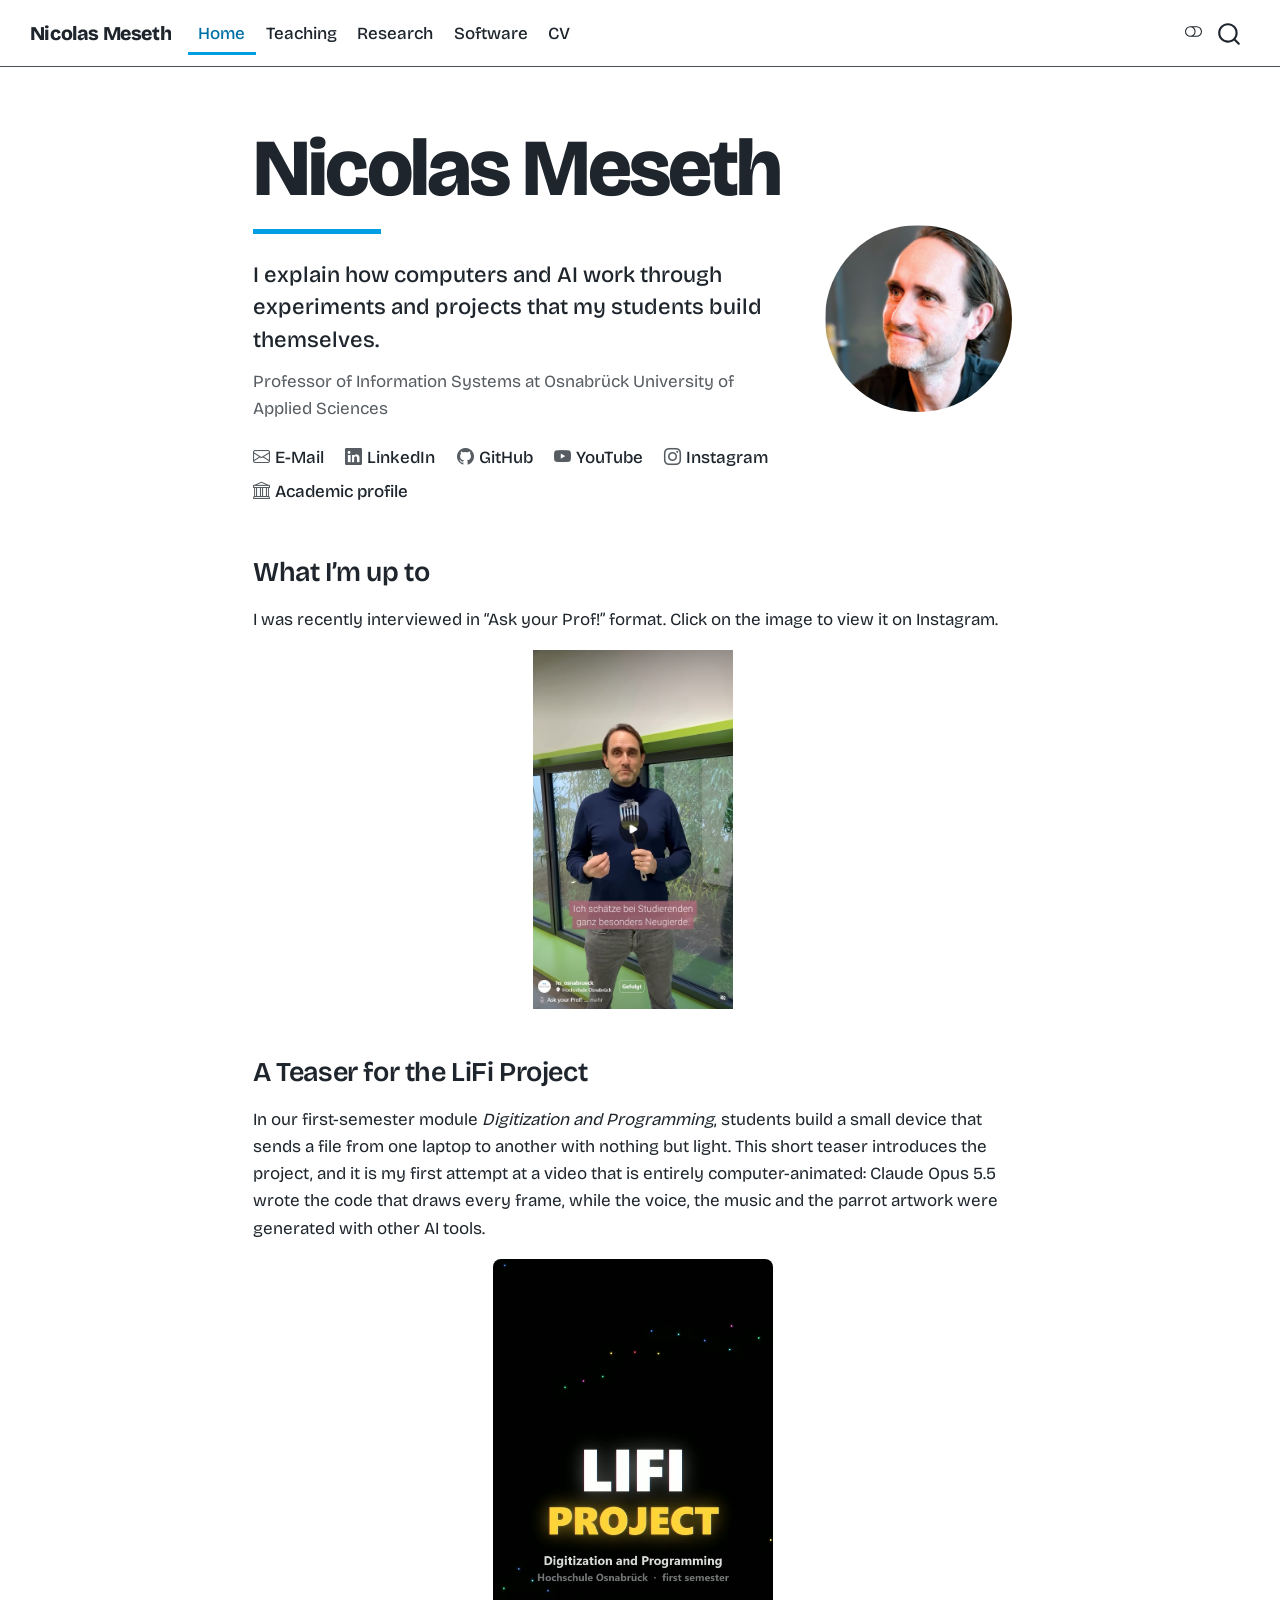
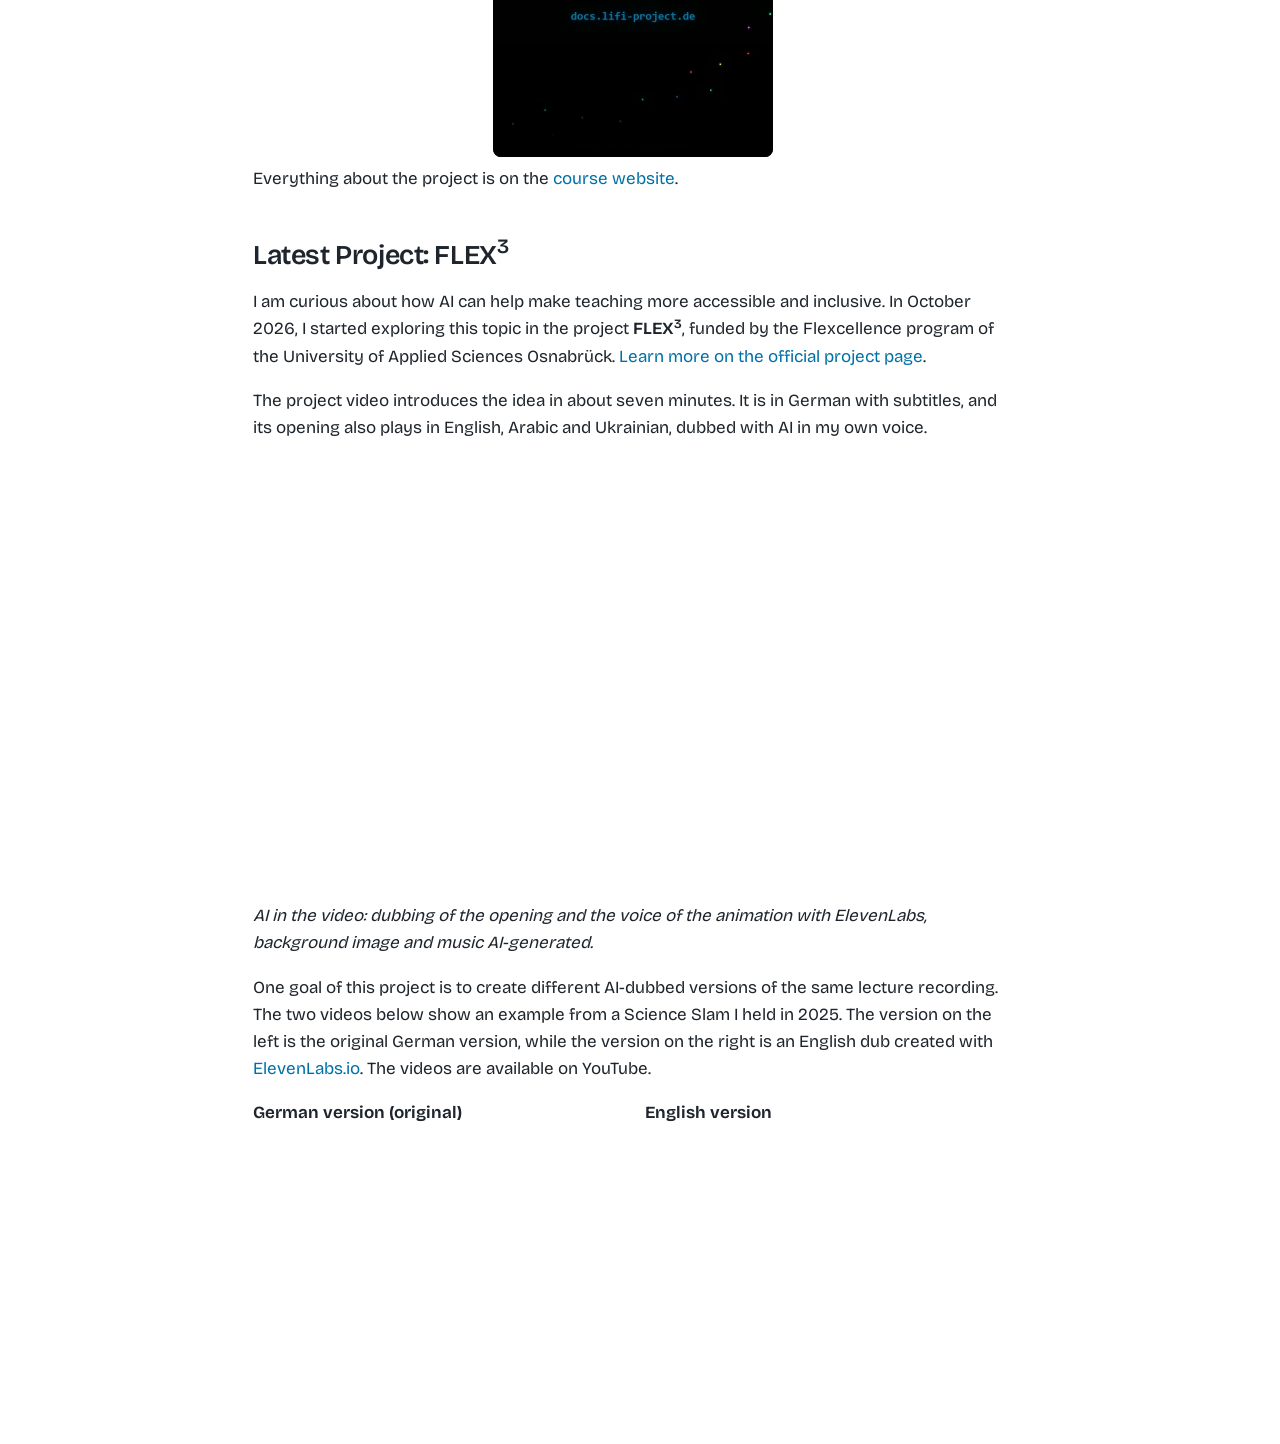
<file: index.html>
<!DOCTYPE html>
<html xmlns="http://www.w3.org/1999/xhtml" lang="en" xml:lang="en"><head>

<meta charset="utf-8">
<meta name="generator" content="quarto-1.10.3">

<meta name="viewport" content="width=device-width, initial-scale=1.0, user-scalable=yes">

<meta name="description" content="Professor of Information Systems at Osnabrück University of Applied Sciences. Computer science and AI, explained through experiments and projects.">

<title>Prof.&nbsp;Dr.&nbsp;Nicolas Meseth</title>
<style>
/* Default styles provided by pandoc.
** See https://pandoc.org/MANUAL.html#variables-for-html for config info.
*/
code{white-space: pre-wrap;}
span.smallcaps{font-variant: small-caps;}
div.columns{display: flex; gap: min(4vw, 1.5em);}
div.column{flex: auto; overflow-x: auto;}
div.hanging-indent{margin-left: 1.5em; text-indent: -1.5em;}
ul.task-list{list-style: none;}
ul.task-list li input[type="checkbox"] {
  width: 0.8em;
  margin: 0 0.8em 0.2em -1em; /* quarto-specific, see https://github.com/quarto-dev/quarto-cli/issues/4556 */ 
  vertical-align: middle;
}
</style>


<script src="site_libs/quarto-nav/quarto-nav.js"></script>
<script src="site_libs/quarto-nav/headroom.min.js"></script>
<script src="site_libs/clipboard/clipboard.min.js"></script>
<script src="site_libs/quarto-search/autocomplete.umd.js"></script>
<script src="site_libs/quarto-search/fuse.min.js"></script>
<script src="site_libs/quarto-search/quarto-search.js"></script>
<meta name="quarto:offset" content="./">
<link href="./images/favicon.svg" rel="icon" type="image/svg+xml">
<script src="site_libs/quarto-html/quarto.js" type="module"></script>
<script src="site_libs/quarto-html/tabsets/tabsets.js" type="module"></script>
<script src="site_libs/quarto-html/popper.min.js"></script>
<script src="site_libs/quarto-html/tippy.umd.min.js"></script>
<script src="site_libs/quarto-html/anchor.min.js"></script>
<link href="site_libs/quarto-html/tippy.css" rel="stylesheet">
<link href="site_libs/quarto-html/quarto-syntax-highlighting-e44360b8a8db1e130c7792fece1c8032.css" rel="stylesheet" class="quarto-color-scheme" id="quarto-text-highlighting-styles">
<link href="site_libs/quarto-html/quarto-syntax-highlighting-dark-fedc0afa5eed45b88079642ee2c6e752.css" rel="stylesheet" class="quarto-color-scheme quarto-color-alternate" id="quarto-text-highlighting-styles">
<link href="site_libs/quarto-html/quarto-syntax-highlighting-e44360b8a8db1e130c7792fece1c8032.css" rel="stylesheet" class="quarto-color-scheme-extra" id="quarto-text-highlighting-styles">
<script src="site_libs/bootstrap/bootstrap.min.js"></script>
<link href="site_libs/bootstrap/bootstrap-icons.css" rel="stylesheet">
<link href="site_libs/bootstrap/bootstrap-a37eeff629b38856c8a3568b7612fd86.min.css" rel="stylesheet" append-hash="true" class="quarto-color-scheme" id="quarto-bootstrap" data-mode="light">
<link href="site_libs/bootstrap/bootstrap-dark-a83165cb9122297776dfddb6156431e9.min.css" rel="stylesheet" append-hash="true" class="quarto-color-scheme quarto-color-alternate" id="quarto-bootstrap" data-mode="dark">
<link href="site_libs/bootstrap/bootstrap-a37eeff629b38856c8a3568b7612fd86.min.css" rel="stylesheet" append-hash="true" class="quarto-color-scheme-extra" id="quarto-bootstrap" data-mode="light">
<script id="quarto-search-options" type="application/json">{
  "location": "navbar",
  "copy-button": false,
  "collapse-after": 3,
  "panel-placement": "end",
  "type": "overlay",
  "limit": 50,
  "keyboard-shortcut": [
    "f",
    "/",
    "s"
  ],
  "show-item-context": false,
  "language": {
    "search-no-results-text": "No results",
    "search-matching-documents-text": "matching documents",
    "search-copy-link-title": "Copy link to search",
    "search-hide-matches-text": "Hide additional matches",
    "search-more-match-text": "more match in this document",
    "search-more-matches-text": "more matches in this document",
    "search-clear-button-title": "Clear",
    "search-text-placeholder": "",
    "search-detached-cancel-button-title": "Cancel",
    "search-submit-button-title": "Submit",
    "search-label": "Search"
  }
}</script>
<script data-goatcounter="https://nmeseth.goatcounter.com/count" async="" src="//gc.zgo.at/count.js"></script>
<link rel="icon" type="image/png" sizes="32x32" href="./images/favicon-32.png">
<link rel="apple-touch-icon" sizes="180x180" href="./images/apple-touch-icon.png">


<link rel="stylesheet" href="styles.css">
</head>

<body class="nav-fixed fullcontent quarto-light"><script id="quarto-html-before-body" type="application/javascript">
    const toggleBodyColorMode = (bsSheetEl) => {
      const mode = bsSheetEl.getAttribute("data-mode");
      const bodyEl = window.document.querySelector("body");
      if (mode === "dark") {
        bodyEl.classList.add("quarto-dark");
        bodyEl.classList.remove("quarto-light");
      } else {
        bodyEl.classList.add("quarto-light");
        bodyEl.classList.remove("quarto-dark");
      }
    }
    const toggleBodyColorPrimary = () => {
      const bsSheetEl = window.document.querySelector("link#quarto-bootstrap:not([rel=disabled-stylesheet])");
      if (bsSheetEl) {
        toggleBodyColorMode(bsSheetEl);
      }
    }
    const setColorSchemeToggle = (alternate) => {
      const toggles = window.document.querySelectorAll('.quarto-color-scheme-toggle');
      for (let i=0; i < toggles.length; i++) {
        const toggle = toggles[i];
        if (toggle) {
          if (alternate) {
            toggle.classList.add("alternate");
          } else {
            toggle.classList.remove("alternate");
          }
        }
      }
    };
    const toggleColorMode = (alternate) => {
      // Switch the stylesheets
      const primaryStylesheets = window.document.querySelectorAll('link.quarto-color-scheme:not(.quarto-color-alternate)');
      const alternateStylesheets = window.document.querySelectorAll('link.quarto-color-scheme.quarto-color-alternate');
      manageTransitions('#quarto-margin-sidebar .nav-link', false);
      if (alternate) {
        // note: dark is layered on light, we don't disable primary!
        enableStylesheet(alternateStylesheets);
        for (const sheetNode of alternateStylesheets) {
          if (sheetNode.id === "quarto-bootstrap") {
            toggleBodyColorMode(sheetNode);
          }
        }
      } else {
        disableStylesheet(alternateStylesheets);
        enableStylesheet(primaryStylesheets)
        toggleBodyColorPrimary();
      }
      manageTransitions('#quarto-margin-sidebar .nav-link', true);
      // Switch the toggles
      setColorSchemeToggle(alternate)
      // Hack to workaround the fact that safari doesn't
      // properly recolor the scrollbar when toggling (#1455)
      if (navigator.userAgent.indexOf('Safari') > 0 && navigator.userAgent.indexOf('Chrome') == -1) {
        manageTransitions("body", false);
        window.scrollTo(0, 1);
        setTimeout(() => {
          window.scrollTo(0, 0);
          manageTransitions("body", true);
        }, 40);
      }
    }
    const disableStylesheet = (stylesheets) => {
      for (let i=0; i < stylesheets.length; i++) {
        const stylesheet = stylesheets[i];
        stylesheet.rel = 'disabled-stylesheet';
      }
    }
    const enableStylesheet = (stylesheets) => {
      for (let i=0; i < stylesheets.length; i++) {
        const stylesheet = stylesheets[i];
        if(stylesheet.rel !== 'stylesheet') { // for Chrome, which will still FOUC without this check
          stylesheet.rel = 'stylesheet';
        }
      }
    }
    const manageTransitions = (selector, allowTransitions) => {
      const els = window.document.querySelectorAll(selector);
      for (let i=0; i < els.length; i++) {
        const el = els[i];
        if (allowTransitions) {
          el.classList.remove('notransition');
        } else {
          el.classList.add('notransition');
        }
      }
    }
    const isFileUrl = () => {
      return window.location.protocol === 'file:';
    }
    const hasAlternateSentinel = () => {
      let styleSentinel = getColorSchemeSentinel();
      if (styleSentinel !== null) {
        return styleSentinel === "alternate";
      } else {
        return false;
      }
    }
    const setStyleSentinel = (alternate) => {
      const value = alternate ? "alternate" : "default";
      if (!isFileUrl()) {
        window.localStorage.setItem("quarto-color-scheme", value);
      } else {
        localAlternateSentinel = value;
      }
    }
    const getColorSchemeSentinel = () => {
      if (!isFileUrl()) {
        const storageValue = window.localStorage.getItem("quarto-color-scheme");
        return storageValue != null ? storageValue : localAlternateSentinel;
      } else {
        return localAlternateSentinel;
      }
    }
    const toggleGiscusIfUsed = (isAlternate, darkModeDefault) => {
      const baseTheme = document.querySelector('#giscus-base-theme')?.value ?? 'light';
      const alternateTheme = document.querySelector('#giscus-alt-theme')?.value ?? 'dark';
      let newTheme = '';
      if(authorPrefersDark) {
        newTheme = isAlternate ? baseTheme : alternateTheme;
      } else {
        newTheme = isAlternate ? alternateTheme : baseTheme;
      }
      const changeGiscusTheme = () => {
        // From: https://github.com/giscus/giscus/issues/336
        const sendMessage = (message) => {
          const iframe = document.querySelector('iframe.giscus-frame');
          if (!iframe) return;
          iframe.contentWindow.postMessage({ giscus: message }, 'https://giscus.app');
        }
        sendMessage({
          setConfig: {
            theme: newTheme
          }
        });
      }
      const isGiscussLoaded = window.document.querySelector('iframe.giscus-frame') !== null;
      if (isGiscussLoaded) {
        changeGiscusTheme();
      }
    };
    const authorPrefersDark = false;
    const queryPrefersDark = window.matchMedia('(prefers-color-scheme: dark)');
    const darkModeDefault = queryPrefersDark.matches;
      document.querySelector('link#quarto-text-highlighting-styles.quarto-color-scheme-extra').rel = 'disabled-stylesheet';
      document.querySelector('link#quarto-bootstrap.quarto-color-scheme-extra').rel = 'disabled-stylesheet';
    let localAlternateSentinel = darkModeDefault ? 'alternate' : 'default';
    // Dark / light mode switch
    window.quartoToggleColorScheme = () => {
      // Read the current dark / light value
      let toAlternate = !hasAlternateSentinel();
      toggleColorMode(toAlternate);
      setStyleSentinel(toAlternate);
      toggleGiscusIfUsed(toAlternate, darkModeDefault);
      window.dispatchEvent(new Event('resize'));
    };
    queryPrefersDark.addEventListener("change", e => {
      if(window.localStorage.getItem("quarto-color-scheme") !== null)
        return;
      const alternate = e.matches
      toggleColorMode(alternate);
      localAlternateSentinel = e.matches ? 'alternate' : 'default'; // this is used alongside local storage!
      toggleGiscusIfUsed(alternate, darkModeDefault);
    });
    // Switch to dark mode if need be
    if (hasAlternateSentinel()) {
      toggleColorMode(true);
    } else {
      toggleColorMode(false);
    }
  </script>

<div id="quarto-search-results"></div>
  <header id="quarto-header" class="headroom fixed-top">
    <nav class="navbar navbar-expand-lg " data-bs-theme="dark">
      <div class="navbar-container container-fluid">
      <div class="navbar-brand-container mx-auto">
    <a class="navbar-brand" href="./index.html">
    <span class="navbar-title">Nicolas Meseth</span>
    </a>
  </div>
            <div id="quarto-search" class="" title="Search"></div>
          <button class="navbar-toggler" type="button" data-bs-toggle="collapse" data-bs-target="#navbarCollapse" aria-controls="navbarCollapse" role="menu" aria-expanded="false" aria-label="Toggle navigation" onclick="if (window.quartoToggleHeadroom) { window.quartoToggleHeadroom(); }">
  <span class="navbar-toggler-icon"></span>
</button>
          <div class="collapse navbar-collapse" id="navbarCollapse">
            <ul class="navbar-nav navbar-nav-scroll me-auto">
  <li class="nav-item">
    <a class="nav-link active" href="./index.html" aria-current="page"> 
<span class="menu-text">Home</span></a>
  </li>  
  <li class="nav-item">
    <a class="nav-link" href="./teaching.html"> 
<span class="menu-text">Teaching</span></a>
  </li>  
  <li class="nav-item">
    <a class="nav-link" href="./research.html"> 
<span class="menu-text">Research</span></a>
  </li>  
  <li class="nav-item">
    <a class="nav-link" href="./software.html"> 
<span class="menu-text">Software</span></a>
  </li>  
  <li class="nav-item">
    <a class="nav-link" href="./cv.html"> 
<span class="menu-text">CV</span></a>
  </li>  
</ul>
          </div> <!-- /navcollapse -->
            <div class="quarto-navbar-tools">
  <a href="" class="quarto-color-scheme-toggle quarto-navigation-tool  px-1" onclick="window.quartoToggleColorScheme(); return false;" title="Toggle dark mode"><i class="bi"></i></a>
</div>
      </div> <!-- /container-fluid -->
    </nav>
</header>
<!-- content -->
<div id="quarto-content" class="quarto-container page-columns page-rows-contents page-layout-article page-navbar">
<!-- sidebar -->
<!-- margin-sidebar -->
    
<!-- main -->
<main class="content" id="quarto-document-content"><header id="title-block-header" class="quarto-title-block"></header>





<header class="hero">
  <div>
    <!-- No <h1> here: Quarto would move the first h1 into its title block. -->
    <p class="hero-name" role="heading" aria-level="1">Nicolas Meseth</p>
    <div class="hero-beam" aria-hidden="true"></div>
    <p class="hero-lead">I explain how computers and AI work through experiments and projects that my students build themselves.</p>
    <p class="hero-role">Professor of Information Systems at Osnabrück University of Applied Sciences</p>
    <ul class="hero-links">
      <li><a href="mailto:n.meseth@hs-osnabrueck.de"><i class="bi bi-envelope" aria-hidden="true"></i>E-Mail</a></li>
      <li><a href="https://www.linkedin.com/in/nicolasmeseth/"><i class="bi bi-linkedin" aria-hidden="true"></i>LinkedIn</a></li>
      <li><a href="https://github.com/winf-hsos"><i class="bi bi-github" aria-hidden="true"></i>GitHub</a></li>
      <li><a href="https://www.youtube.com/@nicolasmeseth"><i class="bi bi-youtube" aria-hidden="true"></i>YouTube</a></li>
      <li><a href="https://www.instagram.com/nmeseth/"><i class="bi bi-instagram" aria-hidden="true"></i>Instagram</a></li>
      <li><a href="https://www.hs-osnabrueck.de/prof-dr-nicolas-meseth/"><i class="bi bi-bank" aria-hidden="true"></i>Academic profile</a></li>
    </ul>
  </div>
  <img class="hero-photo" src="images/nicolas_meseth_linkedin.jpg" alt="Portrait of Nicolas Meseth">
</header>
<section id="what-im-up-to" class="level2">
<h2 class="anchored" data-anchor-id="what-im-up-to">What I’m up to</h2>
<p>I was recently interviewed in “Ask your Prof!” format. Click on the image to view it on Instagram.</p>
<div style="text-align: center;">
<p><a href="https://www.instagram.com/reel/DVV_PWXDSuG/"><img src="images/nicolas_ask_your_prof.png" class="img-fluid" width="200"></a></p>
</div>
</section>
<section id="a-teaser-for-the-lifi-project" class="level2">
<h2 class="anchored" data-anchor-id="a-teaser-for-the-lifi-project">A Teaser for the LiFi Project</h2>
<p>In our first-semester module <em>Digitization and Programming</em>, students build a small device that sends a file from one laptop to another with nothing but light. This short teaser introduces the project, and it is my first attempt at a video that is entirely computer-animated: Claude Opus 5.5 wrote the code that draws every frame, while the voice, the music and the parrot artwork were generated with other AI tools.</p>
<div style="text-align: center;">
<video controls="" preload="metadata" playsinline="" poster="media/lifi-teaser-poster.jpg" style="width: 280px; max-width: 100%; border-radius: 8px;" aria-label="Teaser video for the LiFi Project, 27 seconds">
  <source src="media/lifi-teaser.mp4" type="video/mp4">
</video>
</div>
<p>Everything about the project is on the <a href="https://hands-on-computer-science.de/cs/en/projects/lifi/">course website</a>.</p>
</section>
<section id="latest-project-flex3" class="level2">
<h2 class="anchored" data-anchor-id="latest-project-flex3">Latest Project: FLEX<sup>3</sup></h2>
<p>I am curious about how AI can help make teaching more accessible and inclusive. In October 2026, I started exploring this topic in the project <strong>FLEX<sup>3</sup></strong>, funded by the Flexcellence program of the University of Applied Sciences Osnabrück. <a href="https://www.hs-osnabrueck.de/texas/teilprojekte/flexcellence/">Learn more on the official project page</a>.</p>
<p>The project video introduces the idea in about seven minutes. It is in German with subtitles, and its opening also plays in English, Arabic and Ukrainian, dubbed with AI in my own voice.</p>
<div class="quarto-video ratio ratio-16x9"><iframe data-external="1" src="https://www.youtube.com/embed/GZrt6sXkD9w" title="" frameborder="0" allow="accelerometer; autoplay; clipboard-write; encrypted-media; gyroscope; picture-in-picture" allowfullscreen=""></iframe></div>
<p><em>AI in the video: dubbing of the opening and the voice of the animation with ElevenLabs, background image and music AI-generated.</em></p>
<p>One goal of this project is to create different AI-dubbed versions of the same lecture recording. The two videos below show an example from a Science Slam I held in 2025. The version on the left is the original German version, while the version on the right is an English dub created with <a href="http://elevenlabs.io/">ElevenLabs.io</a>. The videos are available on YouTube.</p>
<div class="grid">
<div class="g-col-12 g-col-lg-6">
<p><strong>German version (original)</strong></p>
<div class="quarto-video ratio ratio-16x9"><iframe data-external="1" src="https://www.youtube.com/embed/lqFtqrcBd2E" title="" frameborder="0" allow="accelerometer; autoplay; clipboard-write; encrypted-media; gyroscope; picture-in-picture" allowfullscreen=""></iframe></div>
</div>
<div class="g-col-12 g-col-lg-6">
<p><strong>English version</strong></p>
<div class="quarto-video ratio ratio-16x9"><iframe data-external="1" src="https://www.youtube.com/embed/aT6ozmsFWLQ" title="" frameborder="0" allow="accelerometer; autoplay; clipboard-write; encrypted-media; gyroscope; picture-in-picture" allowfullscreen=""></iframe></div>
</div>
</div>


</section>

</main> <!-- /main -->
<script id="quarto-html-after-body" type="application/javascript">
  window.document.addEventListener("DOMContentLoaded", function (event) {
    // Ensure there is a toggle, if there isn't float one in the top right
    if (window.document.querySelector('.quarto-color-scheme-toggle') === null) {
      const a = window.document.createElement('a');
      a.classList.add('top-right');
      a.classList.add('quarto-color-scheme-toggle');
      a.href = "";
      a.onclick = function() { try { window.quartoToggleColorScheme(); } catch {} return false; };
      const i = window.document.createElement("i");
      i.classList.add('bi');
      a.appendChild(i);
      window.document.body.appendChild(a);
    }
    setColorSchemeToggle(hasAlternateSentinel())
    const icon = "";
    const anchorJS = new window.AnchorJS();
    anchorJS.options = {
      placement: 'right',
      icon: icon
    };
    anchorJS.add('.anchored');
    const isCodeAnnotation = (el) => {
      for (const clz of el.classList) {
        if (clz.startsWith('code-annotation-')) {                     
          return true;
        }
      }
      return false;
    }
    const onCopySuccess = function(e) {
      // button target
      const button = e.trigger;
      // don't keep focus
      button.blur();
      // flash "checked"
      button.classList.add('code-copy-button-checked');
      var currentTitle = button.getAttribute("title");
      button.setAttribute("title", "Copied!");
      let tooltip;
      if (window.bootstrap) {
        button.setAttribute("data-bs-toggle", "tooltip");
        button.setAttribute("data-bs-placement", "left");
        button.setAttribute("data-bs-title", "Copied!");
        tooltip = new bootstrap.Tooltip(button, 
          { trigger: "manual", 
            customClass: "code-copy-button-tooltip",
            offset: [0, -8]});
        tooltip.show();    
      }
      setTimeout(function() {
        if (tooltip) {
          tooltip.hide();
          button.removeAttribute("data-bs-title");
          button.removeAttribute("data-bs-toggle");
          button.removeAttribute("data-bs-placement");
        }
        button.setAttribute("title", currentTitle);
        button.classList.remove('code-copy-button-checked');
      }, 1000);
      // clear code selection
      e.clearSelection();
    }
    const getTextToCopy = function(trigger) {
      const outerScaffold = trigger.parentElement.cloneNode(true);
      const codeEl = outerScaffold.querySelector('code');
      for (const childEl of codeEl.children) {
        if (isCodeAnnotation(childEl)) {
          childEl.remove();
        }
      }
      return codeEl.innerText;
    }
    const clipboard = new window.ClipboardJS('.code-copy-button:not([data-in-quarto-modal])', {
      text: getTextToCopy
    });
    clipboard.on('success', onCopySuccess);
    if (window.document.getElementById('quarto-embedded-source-code-modal')) {
      const clipboardModal = new window.ClipboardJS('.code-copy-button[data-in-quarto-modal]', {
        text: getTextToCopy,
        container: window.document.getElementById('quarto-embedded-source-code-modal')
      });
      clipboardModal.on('success', onCopySuccess);
    }
      var localhostRegex = new RegExp(/^(?:http|https):\/\/localhost\:?[0-9]*\//);
      var mailtoRegex = new RegExp(/^mailto:/);
        var filterRegex = new RegExp("https:\/\/nicolasmeseth\.de");
      var isInternal = (href) => {
          return filterRegex.test(href) || localhostRegex.test(href) || mailtoRegex.test(href);
      }
      // Inspect non-navigation links and adorn them if external
     var links = window.document.querySelectorAll('a[href]:not(.nav-link):not(.navbar-brand):not(.toc-action):not(.sidebar-link):not(.sidebar-item-toggle):not(.pagination-link):not(.no-external):not([aria-hidden]):not(.dropdown-item):not(.quarto-navigation-tool):not(.about-link)');
      for (var i=0; i<links.length; i++) {
        const link = links[i];
        if (!isInternal(link.href)) {
          // undo the damage that might have been done by quarto-nav.js in the case of
          // links that we want to consider external
          if (link.dataset.originalHref !== undefined) {
            link.href = link.dataset.originalHref;
          }
        }
      }
    function tippyHover(el, contentFn, onTriggerFn, onUntriggerFn) {
      const config = {
        allowHTML: true,
        maxWidth: 500,
        delay: 100,
        arrow: false,
        appendTo: function(el) {
            return el.parentElement;
        },
        interactive: true,
        interactiveBorder: 10,
        theme: 'quarto',
        placement: 'bottom-start',
      };
      if (contentFn) {
        config.content = contentFn;
      }
      if (onTriggerFn) {
        config.onTrigger = onTriggerFn;
      }
      if (onUntriggerFn) {
        config.onUntrigger = onUntriggerFn;
      }
      window.tippy(el, config); 
    }
    const noterefs = window.document.querySelectorAll('a[role="doc-noteref"]');
    for (var i=0; i<noterefs.length; i++) {
      const ref = noterefs[i];
      tippyHover(ref, function() {
        // use id or data attribute instead here
        let href = ref.getAttribute('data-footnote-href') || ref.getAttribute('href');
        try { href = new URL(href).hash; } catch {}
        const id = href.replace(/^#\/?/, "");
        const note = window.document.getElementById(id);
        if (note) {
          return note.innerHTML;
        } else {
          return "";
        }
      });
    }
    const xrefs = window.document.querySelectorAll('a.quarto-xref');
    const processXRef = (id, note) => {
      // Strip column container classes
      const stripColumnClz = (el) => {
        el.classList.remove("page-full", "page-columns");
        if (el.children) {
          for (const child of el.children) {
            stripColumnClz(child);
          }
        }
      }
      stripColumnClz(note)
      if (id === null || id.startsWith('sec-')) {
        // Special case sections, only their first couple elements
        const container = document.createElement("div");
        if (note.children && note.children.length > 2) {
          container.appendChild(note.children[0].cloneNode(true));
          for (let i = 1; i < note.children.length; i++) {
            const child = note.children[i];
            if (child.tagName === "P" && child.innerText === "") {
              continue;
            } else {
              container.appendChild(child.cloneNode(true));
              break;
            }
          }
          if (window.Quarto?.typesetMath) {
            window.Quarto.typesetMath(container);
          }
          return container.innerHTML
        } else {
          if (window.Quarto?.typesetMath) {
            window.Quarto.typesetMath(note);
          }
          return note.innerHTML;
        }
      } else {
        // Remove any anchor links if they are present
        const anchorLink = note.querySelector('a.anchorjs-link');
        if (anchorLink) {
          anchorLink.remove();
        }
        if (window.Quarto?.typesetMath) {
          window.Quarto.typesetMath(note);
        }
        if (note.classList.contains("callout")) {
          return note.outerHTML;
        } else {
          return note.innerHTML;
        }
      }
    }
    for (var i=0; i<xrefs.length; i++) {
      const xref = xrefs[i];
      tippyHover(xref, undefined, function(instance) {
        instance.disable();
        let url = xref.getAttribute('href');
        let hash = undefined; 
        if (url.startsWith('#')) {
          hash = url;
        } else {
          try { hash = new URL(url).hash; } catch {}
        }
        if (hash) {
          const id = hash.replace(/^#\/?/, "");
          const note = window.document.getElementById(id);
          if (note !== null) {
            try {
              const html = processXRef(id, note.cloneNode(true));
              instance.setContent(html);
            } finally {
              instance.enable();
              instance.show();
            }
          } else {
            // See if we can fetch this
            fetch(url.split('#')[0])
            .then(res => res.text())
            .then(html => {
              const parser = new DOMParser();
              const htmlDoc = parser.parseFromString(html, "text/html");
              const note = htmlDoc.getElementById(id);
              if (note !== null) {
                const html = processXRef(id, note);
                instance.setContent(html);
              } 
            }).finally(() => {
              instance.enable();
              instance.show();
            });
          }
        } else {
          // See if we can fetch a full url (with no hash to target)
          // This is a special case and we should probably do some content thinning / targeting
          fetch(url)
          .then(res => res.text())
          .then(html => {
            const parser = new DOMParser();
            const htmlDoc = parser.parseFromString(html, "text/html");
            const note = htmlDoc.querySelector('main.content');
            if (note !== null) {
              // This should only happen for chapter cross references
              // (since there is no id in the URL)
              // remove the first header
              if (note.children.length > 0 && note.children[0].tagName === "HEADER") {
                note.children[0].remove();
              }
              const html = processXRef(null, note);
              instance.setContent(html);
            } 
          }).finally(() => {
            instance.enable();
            instance.show();
          });
        }
      }, function(instance) {
      });
    }
        let selectedAnnoteEl;
        const selectorForAnnotation = ( cell, annotation) => {
          let cellAttr = 'data-code-cell="' + cell + '"';
          let lineAttr = 'data-code-annotation="' +  annotation + '"';
          const selector = 'span[' + cellAttr + '][' + lineAttr + ']';
          return selector;
        }
        const selectCodeLines = (annoteEl) => {
          const doc = window.document;
          const targetCell = annoteEl.getAttribute("data-target-cell");
          const targetAnnotation = annoteEl.getAttribute("data-target-annotation");
          const annoteSpan = window.document.querySelector(selectorForAnnotation(targetCell, targetAnnotation));
          const lines = annoteSpan.getAttribute("data-code-lines").split(",");
          const lineIds = lines.map((line) => {
            return targetCell + "-" + line;
          })
          let top = null;
          let height = null;
          let parent = null;
          if (lineIds.length > 0) {
              //compute the position of the single el (top and bottom and make a div)
              const el = window.document.getElementById(lineIds[0]);
              top = el.offsetTop;
              height = el.offsetHeight;
              parent = el.parentElement.parentElement;
            if (lineIds.length > 1) {
              const lastEl = window.document.getElementById(lineIds[lineIds.length - 1]);
              const bottom = lastEl.offsetTop + lastEl.offsetHeight;
              height = bottom - top;
            }
            if (top !== null && height !== null && parent !== null) {
              // cook up a div (if necessary) and position it 
              let div = window.document.getElementById("code-annotation-line-highlight");
              if (div === null) {
                div = window.document.createElement("div");
                div.setAttribute("id", "code-annotation-line-highlight");
                div.style.position = 'absolute';
                parent.appendChild(div);
              }
              div.style.top = top - 2 + "px";
              div.style.height = height + 4 + "px";
              div.style.left = 0;
              let gutterDiv = window.document.getElementById("code-annotation-line-highlight-gutter");
              if (gutterDiv === null) {
                gutterDiv = window.document.createElement("div");
                gutterDiv.setAttribute("id", "code-annotation-line-highlight-gutter");
                gutterDiv.style.position = 'absolute';
                const codeCell = window.document.getElementById(targetCell);
                const gutter = codeCell.querySelector('.code-annotation-gutter');
                gutter.appendChild(gutterDiv);
              }
              gutterDiv.style.top = top - 2 + "px";
              gutterDiv.style.height = height + 4 + "px";
            }
            selectedAnnoteEl = annoteEl;
          }
        };
        const unselectCodeLines = () => {
          const elementsIds = ["code-annotation-line-highlight", "code-annotation-line-highlight-gutter"];
          elementsIds.forEach((elId) => {
            const div = window.document.getElementById(elId);
            if (div) {
              div.remove();
            }
          });
          selectedAnnoteEl = undefined;
        };
          // Handle positioning of the toggle
      window.addEventListener(
        "resize",
        throttle(() => {
          elRect = undefined;
          if (selectedAnnoteEl) {
            selectCodeLines(selectedAnnoteEl);
          }
        }, 10)
      );
      function throttle(fn, ms) {
      let throttle = false;
      let timer;
        return (...args) => {
          if(!throttle) { // first call gets through
              fn.apply(this, args);
              throttle = true;
          } else { // all the others get throttled
              if(timer) clearTimeout(timer); // cancel #2
              timer = setTimeout(() => {
                fn.apply(this, args);
                timer = throttle = false;
              }, ms);
          }
        };
      }
        // Attach click handler to the DT
        const annoteDls = window.document.querySelectorAll('dt[data-target-cell]');
        for (const annoteDlNode of annoteDls) {
          annoteDlNode.addEventListener('click', (event) => {
            const clickedEl = event.target;
            if (clickedEl !== selectedAnnoteEl) {
              unselectCodeLines();
              const activeEl = window.document.querySelector('dt[data-target-cell].code-annotation-active');
              if (activeEl) {
                activeEl.classList.remove('code-annotation-active');
              }
              selectCodeLines(clickedEl);
              clickedEl.classList.add('code-annotation-active');
            } else {
              // Unselect the line
              unselectCodeLines();
              clickedEl.classList.remove('code-annotation-active');
            }
          });
        }
    const findCites = (el) => {
      const parentEl = el.parentElement;
      if (parentEl) {
        const cites = parentEl.dataset.cites;
        if (cites) {
          return {
            el,
            cites: cites.split(' ')
          };
        } else {
          return findCites(el.parentElement)
        }
      } else {
        return undefined;
      }
    };
    var bibliorefs = window.document.querySelectorAll('a[role="doc-biblioref"]');
    for (var i=0; i<bibliorefs.length; i++) {
      const ref = bibliorefs[i];
      const citeInfo = findCites(ref);
      if (citeInfo) {
        tippyHover(citeInfo.el, function() {
          var popup = window.document.createElement('div');
          citeInfo.cites.forEach(function(cite) {
            var citeDiv = window.document.createElement('div');
            citeDiv.classList.add('hanging-indent');
            citeDiv.classList.add('csl-entry');
            var biblioDiv = window.document.getElementById('ref-' + cite);
            if (biblioDiv) {
              citeDiv.innerHTML = biblioDiv.innerHTML;
            }
            popup.appendChild(citeDiv);
          });
          return popup.innerHTML;
        });
      }
    }
  });
  </script>
</div> <!-- /content -->




</body></html>
</file>
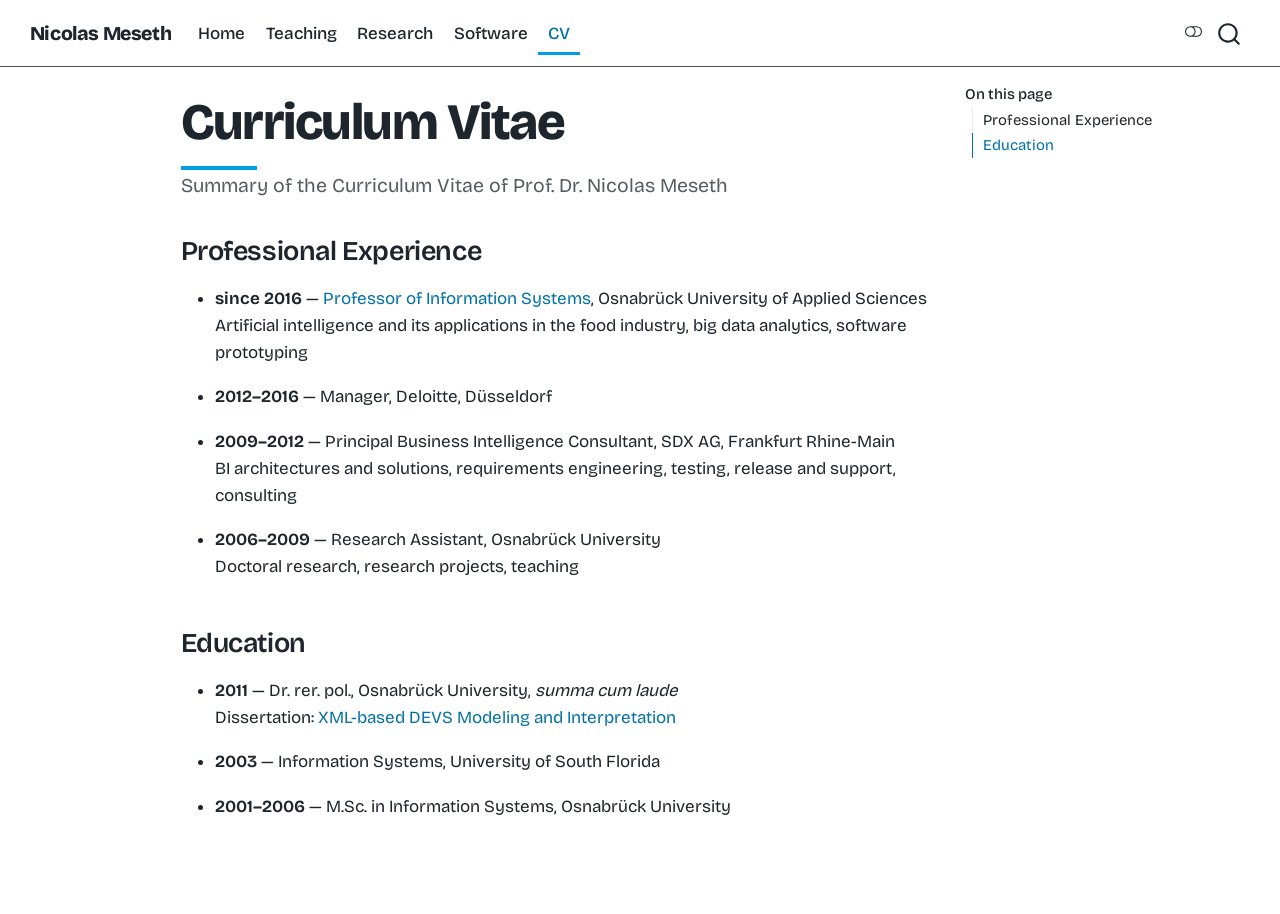
<file: cv.html>
<!DOCTYPE html>
<html xmlns="http://www.w3.org/1999/xhtml" lang="en" xml:lang="en"><head>

<meta charset="utf-8">
<meta name="generator" content="quarto-1.10.3">

<meta name="viewport" content="width=device-width, initial-scale=1.0, user-scalable=yes">

<meta name="description" content="Summary of the Curriculum Vitae of Prof.&nbsp;Dr.&nbsp;Nicolas Meseth">

<title>Curriculum Vitae – Prof.&nbsp;Dr.&nbsp;Nicolas Meseth</title>
<style>
/* Default styles provided by pandoc.
** See https://pandoc.org/MANUAL.html#variables-for-html for config info.
*/
code{white-space: pre-wrap;}
span.smallcaps{font-variant: small-caps;}
div.columns{display: flex; gap: min(4vw, 1.5em);}
div.column{flex: auto; overflow-x: auto;}
div.hanging-indent{margin-left: 1.5em; text-indent: -1.5em;}
ul.task-list{list-style: none;}
ul.task-list li input[type="checkbox"] {
  width: 0.8em;
  margin: 0 0.8em 0.2em -1em; /* quarto-specific, see https://github.com/quarto-dev/quarto-cli/issues/4556 */ 
  vertical-align: middle;
}
</style>


<script src="site_libs/quarto-nav/quarto-nav.js"></script>
<script src="site_libs/quarto-nav/headroom.min.js"></script>
<script src="site_libs/clipboard/clipboard.min.js"></script>
<script src="site_libs/quarto-search/autocomplete.umd.js"></script>
<script src="site_libs/quarto-search/fuse.min.js"></script>
<script src="site_libs/quarto-search/quarto-search.js"></script>
<meta name="quarto:offset" content="./">
<link href="./images/favicon.svg" rel="icon" type="image/svg+xml">
<script src="site_libs/quarto-html/quarto.js" type="module"></script>
<script src="site_libs/quarto-html/tabsets/tabsets.js" type="module"></script>
<script src="site_libs/quarto-html/popper.min.js"></script>
<script src="site_libs/quarto-html/tippy.umd.min.js"></script>
<script src="site_libs/quarto-html/anchor.min.js"></script>
<link href="site_libs/quarto-html/tippy.css" rel="stylesheet">
<link href="site_libs/quarto-html/quarto-syntax-highlighting-e44360b8a8db1e130c7792fece1c8032.css" rel="stylesheet" class="quarto-color-scheme" id="quarto-text-highlighting-styles">
<link href="site_libs/quarto-html/quarto-syntax-highlighting-dark-fedc0afa5eed45b88079642ee2c6e752.css" rel="stylesheet" class="quarto-color-scheme quarto-color-alternate" id="quarto-text-highlighting-styles">
<link href="site_libs/quarto-html/quarto-syntax-highlighting-e44360b8a8db1e130c7792fece1c8032.css" rel="stylesheet" class="quarto-color-scheme-extra" id="quarto-text-highlighting-styles">
<script src="site_libs/bootstrap/bootstrap.min.js"></script>
<link href="site_libs/bootstrap/bootstrap-icons.css" rel="stylesheet">
<link href="site_libs/bootstrap/bootstrap-a37eeff629b38856c8a3568b7612fd86.min.css" rel="stylesheet" append-hash="true" class="quarto-color-scheme" id="quarto-bootstrap" data-mode="light">
<link href="site_libs/bootstrap/bootstrap-dark-a83165cb9122297776dfddb6156431e9.min.css" rel="stylesheet" append-hash="true" class="quarto-color-scheme quarto-color-alternate" id="quarto-bootstrap" data-mode="dark">
<link href="site_libs/bootstrap/bootstrap-a37eeff629b38856c8a3568b7612fd86.min.css" rel="stylesheet" append-hash="true" class="quarto-color-scheme-extra" id="quarto-bootstrap" data-mode="light">
<script id="quarto-search-options" type="application/json">{
  "location": "navbar",
  "copy-button": false,
  "collapse-after": 3,
  "panel-placement": "end",
  "type": "overlay",
  "limit": 50,
  "keyboard-shortcut": [
    "f",
    "/",
    "s"
  ],
  "show-item-context": false,
  "language": {
    "search-no-results-text": "No results",
    "search-matching-documents-text": "matching documents",
    "search-copy-link-title": "Copy link to search",
    "search-hide-matches-text": "Hide additional matches",
    "search-more-match-text": "more match in this document",
    "search-more-matches-text": "more matches in this document",
    "search-clear-button-title": "Clear",
    "search-text-placeholder": "",
    "search-detached-cancel-button-title": "Cancel",
    "search-submit-button-title": "Submit",
    "search-label": "Search"
  }
}</script>
<script data-goatcounter="https://nmeseth.goatcounter.com/count" async="" src="//gc.zgo.at/count.js"></script>
<link rel="icon" type="image/png" sizes="32x32" href="./images/favicon-32.png">
<link rel="apple-touch-icon" sizes="180x180" href="./images/apple-touch-icon.png">


<link rel="stylesheet" href="styles.css">
</head>

<body class="nav-fixed quarto-light"><script id="quarto-html-before-body" type="application/javascript">
    const toggleBodyColorMode = (bsSheetEl) => {
      const mode = bsSheetEl.getAttribute("data-mode");
      const bodyEl = window.document.querySelector("body");
      if (mode === "dark") {
        bodyEl.classList.add("quarto-dark");
        bodyEl.classList.remove("quarto-light");
      } else {
        bodyEl.classList.add("quarto-light");
        bodyEl.classList.remove("quarto-dark");
      }
    }
    const toggleBodyColorPrimary = () => {
      const bsSheetEl = window.document.querySelector("link#quarto-bootstrap:not([rel=disabled-stylesheet])");
      if (bsSheetEl) {
        toggleBodyColorMode(bsSheetEl);
      }
    }
    const setColorSchemeToggle = (alternate) => {
      const toggles = window.document.querySelectorAll('.quarto-color-scheme-toggle');
      for (let i=0; i < toggles.length; i++) {
        const toggle = toggles[i];
        if (toggle) {
          if (alternate) {
            toggle.classList.add("alternate");
          } else {
            toggle.classList.remove("alternate");
          }
        }
      }
    };
    const toggleColorMode = (alternate) => {
      // Switch the stylesheets
      const primaryStylesheets = window.document.querySelectorAll('link.quarto-color-scheme:not(.quarto-color-alternate)');
      const alternateStylesheets = window.document.querySelectorAll('link.quarto-color-scheme.quarto-color-alternate');
      manageTransitions('#quarto-margin-sidebar .nav-link', false);
      if (alternate) {
        // note: dark is layered on light, we don't disable primary!
        enableStylesheet(alternateStylesheets);
        for (const sheetNode of alternateStylesheets) {
          if (sheetNode.id === "quarto-bootstrap") {
            toggleBodyColorMode(sheetNode);
          }
        }
      } else {
        disableStylesheet(alternateStylesheets);
        enableStylesheet(primaryStylesheets)
        toggleBodyColorPrimary();
      }
      manageTransitions('#quarto-margin-sidebar .nav-link', true);
      // Switch the toggles
      setColorSchemeToggle(alternate)
      // Hack to workaround the fact that safari doesn't
      // properly recolor the scrollbar when toggling (#1455)
      if (navigator.userAgent.indexOf('Safari') > 0 && navigator.userAgent.indexOf('Chrome') == -1) {
        manageTransitions("body", false);
        window.scrollTo(0, 1);
        setTimeout(() => {
          window.scrollTo(0, 0);
          manageTransitions("body", true);
        }, 40);
      }
    }
    const disableStylesheet = (stylesheets) => {
      for (let i=0; i < stylesheets.length; i++) {
        const stylesheet = stylesheets[i];
        stylesheet.rel = 'disabled-stylesheet';
      }
    }
    const enableStylesheet = (stylesheets) => {
      for (let i=0; i < stylesheets.length; i++) {
        const stylesheet = stylesheets[i];
        if(stylesheet.rel !== 'stylesheet') { // for Chrome, which will still FOUC without this check
          stylesheet.rel = 'stylesheet';
        }
      }
    }
    const manageTransitions = (selector, allowTransitions) => {
      const els = window.document.querySelectorAll(selector);
      for (let i=0; i < els.length; i++) {
        const el = els[i];
        if (allowTransitions) {
          el.classList.remove('notransition');
        } else {
          el.classList.add('notransition');
        }
      }
    }
    const isFileUrl = () => {
      return window.location.protocol === 'file:';
    }
    const hasAlternateSentinel = () => {
      let styleSentinel = getColorSchemeSentinel();
      if (styleSentinel !== null) {
        return styleSentinel === "alternate";
      } else {
        return false;
      }
    }
    const setStyleSentinel = (alternate) => {
      const value = alternate ? "alternate" : "default";
      if (!isFileUrl()) {
        window.localStorage.setItem("quarto-color-scheme", value);
      } else {
        localAlternateSentinel = value;
      }
    }
    const getColorSchemeSentinel = () => {
      if (!isFileUrl()) {
        const storageValue = window.localStorage.getItem("quarto-color-scheme");
        return storageValue != null ? storageValue : localAlternateSentinel;
      } else {
        return localAlternateSentinel;
      }
    }
    const toggleGiscusIfUsed = (isAlternate, darkModeDefault) => {
      const baseTheme = document.querySelector('#giscus-base-theme')?.value ?? 'light';
      const alternateTheme = document.querySelector('#giscus-alt-theme')?.value ?? 'dark';
      let newTheme = '';
      if(authorPrefersDark) {
        newTheme = isAlternate ? baseTheme : alternateTheme;
      } else {
        newTheme = isAlternate ? alternateTheme : baseTheme;
      }
      const changeGiscusTheme = () => {
        // From: https://github.com/giscus/giscus/issues/336
        const sendMessage = (message) => {
          const iframe = document.querySelector('iframe.giscus-frame');
          if (!iframe) return;
          iframe.contentWindow.postMessage({ giscus: message }, 'https://giscus.app');
        }
        sendMessage({
          setConfig: {
            theme: newTheme
          }
        });
      }
      const isGiscussLoaded = window.document.querySelector('iframe.giscus-frame') !== null;
      if (isGiscussLoaded) {
        changeGiscusTheme();
      }
    };
    const authorPrefersDark = false;
    const queryPrefersDark = window.matchMedia('(prefers-color-scheme: dark)');
    const darkModeDefault = queryPrefersDark.matches;
      document.querySelector('link#quarto-text-highlighting-styles.quarto-color-scheme-extra').rel = 'disabled-stylesheet';
      document.querySelector('link#quarto-bootstrap.quarto-color-scheme-extra').rel = 'disabled-stylesheet';
    let localAlternateSentinel = darkModeDefault ? 'alternate' : 'default';
    // Dark / light mode switch
    window.quartoToggleColorScheme = () => {
      // Read the current dark / light value
      let toAlternate = !hasAlternateSentinel();
      toggleColorMode(toAlternate);
      setStyleSentinel(toAlternate);
      toggleGiscusIfUsed(toAlternate, darkModeDefault);
      window.dispatchEvent(new Event('resize'));
    };
    queryPrefersDark.addEventListener("change", e => {
      if(window.localStorage.getItem("quarto-color-scheme") !== null)
        return;
      const alternate = e.matches
      toggleColorMode(alternate);
      localAlternateSentinel = e.matches ? 'alternate' : 'default'; // this is used alongside local storage!
      toggleGiscusIfUsed(alternate, darkModeDefault);
    });
    // Switch to dark mode if need be
    if (hasAlternateSentinel()) {
      toggleColorMode(true);
    } else {
      toggleColorMode(false);
    }
  </script>

<div id="quarto-search-results"></div>
  <header id="quarto-header" class="headroom fixed-top">
    <nav class="navbar navbar-expand-lg " data-bs-theme="dark">
      <div class="navbar-container container-fluid">
      <div class="navbar-brand-container mx-auto">
    <a class="navbar-brand" href="./index.html">
    <span class="navbar-title">Nicolas Meseth</span>
    </a>
  </div>
            <div id="quarto-search" class="" title="Search"></div>
          <button class="navbar-toggler" type="button" data-bs-toggle="collapse" data-bs-target="#navbarCollapse" aria-controls="navbarCollapse" role="menu" aria-expanded="false" aria-label="Toggle navigation" onclick="if (window.quartoToggleHeadroom) { window.quartoToggleHeadroom(); }">
  <span class="navbar-toggler-icon"></span>
</button>
          <div class="collapse navbar-collapse" id="navbarCollapse">
            <ul class="navbar-nav navbar-nav-scroll me-auto">
  <li class="nav-item">
    <a class="nav-link" href="./index.html"> 
<span class="menu-text">Home</span></a>
  </li>  
  <li class="nav-item">
    <a class="nav-link" href="./teaching.html"> 
<span class="menu-text">Teaching</span></a>
  </li>  
  <li class="nav-item">
    <a class="nav-link" href="./research.html"> 
<span class="menu-text">Research</span></a>
  </li>  
  <li class="nav-item">
    <a class="nav-link" href="./software.html"> 
<span class="menu-text">Software</span></a>
  </li>  
  <li class="nav-item">
    <a class="nav-link active" href="./cv.html" aria-current="page"> 
<span class="menu-text">CV</span></a>
  </li>  
</ul>
          </div> <!-- /navcollapse -->
            <div class="quarto-navbar-tools">
  <a href="" class="quarto-color-scheme-toggle quarto-navigation-tool  px-1" onclick="window.quartoToggleColorScheme(); return false;" title="Toggle dark mode"><i class="bi"></i></a>
</div>
      </div> <!-- /container-fluid -->
    </nav>
</header>
<!-- content -->
<div id="quarto-content" class="quarto-container page-columns page-rows-contents page-layout-article page-navbar">
<!-- sidebar -->
<!-- margin-sidebar -->
    <div id="quarto-margin-sidebar" class="sidebar margin-sidebar">
        <nav id="TOC" role="doc-toc" class="toc-active">
    <h2 id="toc-title">On this page</h2>
   
  <ul>
  <li><a href="#professional-experience" id="toc-professional-experience" class="nav-link active" data-scroll-target="#professional-experience">Professional Experience</a></li>
  <li><a href="#education" id="toc-education" class="nav-link" data-scroll-target="#education">Education</a></li>
  </ul>
</nav>
    </div>
<!-- main -->
<main class="content" id="quarto-document-content">


<header id="title-block-header" class="quarto-title-block default">
<div class="quarto-title">
<h1 class="title">Curriculum Vitae</h1>
</div>

<div>
  <div class="description">
    Summary of the Curriculum Vitae of Prof.&nbsp;Dr.&nbsp;Nicolas Meseth
  </div>
</div>


<div class="quarto-title-meta">

    
  
    
  </div>
  


</header>


<section id="professional-experience" class="level2">
<h2 class="anchored" data-anchor-id="professional-experience">Professional Experience</h2>
<ul>
<li><p><strong>since 2016</strong> — <a href="https://www.hs-osnabrueck.de/prof-dr-nicolas-meseth/">Professor of Information Systems</a>, Osnabrück University of Applied Sciences<br>
Artificial intelligence and its applications in the food industry, big data analytics, software prototyping</p></li>
<li><p><strong>2012–2016</strong> — Manager, Deloitte, Düsseldorf</p></li>
<li><p><strong>2009–2012</strong> — Principal Business Intelligence Consultant, SDX AG, Frankfurt Rhine-Main<br>
BI architectures and solutions, requirements engineering, testing, release and support, consulting</p></li>
<li><p><strong>2006–2009</strong> — Research Assistant, Osnabrück University<br>
Doctoral research, research projects, teaching</p></li>
</ul>
</section>
<section id="education" class="level2">
<h2 class="anchored" data-anchor-id="education">Education</h2>
<ul>
<li><p><strong>2011</strong> — Dr.&nbsp;rer. pol., Osnabrück University, <em>summa cum laude</em><br>
Dissertation: <a href="https://nbn-resolving.org/urn:nbn:de:gbv:700-201111288562">XML-based DEVS Modeling and Interpretation</a></p></li>
<li><p><strong>2003</strong> — Information Systems, University of South Florida</p></li>
<li><p><strong>2001–2006</strong> — M.Sc. in Information Systems, Osnabrück University</p></li>
</ul>


</section>

</main> <!-- /main -->
<script id="quarto-html-after-body" type="application/javascript">
  window.document.addEventListener("DOMContentLoaded", function (event) {
    // Ensure there is a toggle, if there isn't float one in the top right
    if (window.document.querySelector('.quarto-color-scheme-toggle') === null) {
      const a = window.document.createElement('a');
      a.classList.add('top-right');
      a.classList.add('quarto-color-scheme-toggle');
      a.href = "";
      a.onclick = function() { try { window.quartoToggleColorScheme(); } catch {} return false; };
      const i = window.document.createElement("i");
      i.classList.add('bi');
      a.appendChild(i);
      window.document.body.appendChild(a);
    }
    setColorSchemeToggle(hasAlternateSentinel())
    const icon = "";
    const anchorJS = new window.AnchorJS();
    anchorJS.options = {
      placement: 'right',
      icon: icon
    };
    anchorJS.add('.anchored');
    const isCodeAnnotation = (el) => {
      for (const clz of el.classList) {
        if (clz.startsWith('code-annotation-')) {                     
          return true;
        }
      }
      return false;
    }
    const onCopySuccess = function(e) {
      // button target
      const button = e.trigger;
      // don't keep focus
      button.blur();
      // flash "checked"
      button.classList.add('code-copy-button-checked');
      var currentTitle = button.getAttribute("title");
      button.setAttribute("title", "Copied!");
      let tooltip;
      if (window.bootstrap) {
        button.setAttribute("data-bs-toggle", "tooltip");
        button.setAttribute("data-bs-placement", "left");
        button.setAttribute("data-bs-title", "Copied!");
        tooltip = new bootstrap.Tooltip(button, 
          { trigger: "manual", 
            customClass: "code-copy-button-tooltip",
            offset: [0, -8]});
        tooltip.show();    
      }
      setTimeout(function() {
        if (tooltip) {
          tooltip.hide();
          button.removeAttribute("data-bs-title");
          button.removeAttribute("data-bs-toggle");
          button.removeAttribute("data-bs-placement");
        }
        button.setAttribute("title", currentTitle);
        button.classList.remove('code-copy-button-checked');
      }, 1000);
      // clear code selection
      e.clearSelection();
    }
    const getTextToCopy = function(trigger) {
      const outerScaffold = trigger.parentElement.cloneNode(true);
      const codeEl = outerScaffold.querySelector('code');
      for (const childEl of codeEl.children) {
        if (isCodeAnnotation(childEl)) {
          childEl.remove();
        }
      }
      return codeEl.innerText;
    }
    const clipboard = new window.ClipboardJS('.code-copy-button:not([data-in-quarto-modal])', {
      text: getTextToCopy
    });
    clipboard.on('success', onCopySuccess);
    if (window.document.getElementById('quarto-embedded-source-code-modal')) {
      const clipboardModal = new window.ClipboardJS('.code-copy-button[data-in-quarto-modal]', {
        text: getTextToCopy,
        container: window.document.getElementById('quarto-embedded-source-code-modal')
      });
      clipboardModal.on('success', onCopySuccess);
    }
      var localhostRegex = new RegExp(/^(?:http|https):\/\/localhost\:?[0-9]*\//);
      var mailtoRegex = new RegExp(/^mailto:/);
        var filterRegex = new RegExp("https:\/\/nicolasmeseth\.de");
      var isInternal = (href) => {
          return filterRegex.test(href) || localhostRegex.test(href) || mailtoRegex.test(href);
      }
      // Inspect non-navigation links and adorn them if external
     var links = window.document.querySelectorAll('a[href]:not(.nav-link):not(.navbar-brand):not(.toc-action):not(.sidebar-link):not(.sidebar-item-toggle):not(.pagination-link):not(.no-external):not([aria-hidden]):not(.dropdown-item):not(.quarto-navigation-tool):not(.about-link)');
      for (var i=0; i<links.length; i++) {
        const link = links[i];
        if (!isInternal(link.href)) {
          // undo the damage that might have been done by quarto-nav.js in the case of
          // links that we want to consider external
          if (link.dataset.originalHref !== undefined) {
            link.href = link.dataset.originalHref;
          }
        }
      }
    function tippyHover(el, contentFn, onTriggerFn, onUntriggerFn) {
      const config = {
        allowHTML: true,
        maxWidth: 500,
        delay: 100,
        arrow: false,
        appendTo: function(el) {
            return el.parentElement;
        },
        interactive: true,
        interactiveBorder: 10,
        theme: 'quarto',
        placement: 'bottom-start',
      };
      if (contentFn) {
        config.content = contentFn;
      }
      if (onTriggerFn) {
        config.onTrigger = onTriggerFn;
      }
      if (onUntriggerFn) {
        config.onUntrigger = onUntriggerFn;
      }
      window.tippy(el, config); 
    }
    const noterefs = window.document.querySelectorAll('a[role="doc-noteref"]');
    for (var i=0; i<noterefs.length; i++) {
      const ref = noterefs[i];
      tippyHover(ref, function() {
        // use id or data attribute instead here
        let href = ref.getAttribute('data-footnote-href') || ref.getAttribute('href');
        try { href = new URL(href).hash; } catch {}
        const id = href.replace(/^#\/?/, "");
        const note = window.document.getElementById(id);
        if (note) {
          return note.innerHTML;
        } else {
          return "";
        }
      });
    }
    const xrefs = window.document.querySelectorAll('a.quarto-xref');
    const processXRef = (id, note) => {
      // Strip column container classes
      const stripColumnClz = (el) => {
        el.classList.remove("page-full", "page-columns");
        if (el.children) {
          for (const child of el.children) {
            stripColumnClz(child);
          }
        }
      }
      stripColumnClz(note)
      if (id === null || id.startsWith('sec-')) {
        // Special case sections, only their first couple elements
        const container = document.createElement("div");
        if (note.children && note.children.length > 2) {
          container.appendChild(note.children[0].cloneNode(true));
          for (let i = 1; i < note.children.length; i++) {
            const child = note.children[i];
            if (child.tagName === "P" && child.innerText === "") {
              continue;
            } else {
              container.appendChild(child.cloneNode(true));
              break;
            }
          }
          if (window.Quarto?.typesetMath) {
            window.Quarto.typesetMath(container);
          }
          return container.innerHTML
        } else {
          if (window.Quarto?.typesetMath) {
            window.Quarto.typesetMath(note);
          }
          return note.innerHTML;
        }
      } else {
        // Remove any anchor links if they are present
        const anchorLink = note.querySelector('a.anchorjs-link');
        if (anchorLink) {
          anchorLink.remove();
        }
        if (window.Quarto?.typesetMath) {
          window.Quarto.typesetMath(note);
        }
        if (note.classList.contains("callout")) {
          return note.outerHTML;
        } else {
          return note.innerHTML;
        }
      }
    }
    for (var i=0; i<xrefs.length; i++) {
      const xref = xrefs[i];
      tippyHover(xref, undefined, function(instance) {
        instance.disable();
        let url = xref.getAttribute('href');
        let hash = undefined; 
        if (url.startsWith('#')) {
          hash = url;
        } else {
          try { hash = new URL(url).hash; } catch {}
        }
        if (hash) {
          const id = hash.replace(/^#\/?/, "");
          const note = window.document.getElementById(id);
          if (note !== null) {
            try {
              const html = processXRef(id, note.cloneNode(true));
              instance.setContent(html);
            } finally {
              instance.enable();
              instance.show();
            }
          } else {
            // See if we can fetch this
            fetch(url.split('#')[0])
            .then(res => res.text())
            .then(html => {
              const parser = new DOMParser();
              const htmlDoc = parser.parseFromString(html, "text/html");
              const note = htmlDoc.getElementById(id);
              if (note !== null) {
                const html = processXRef(id, note);
                instance.setContent(html);
              } 
            }).finally(() => {
              instance.enable();
              instance.show();
            });
          }
        } else {
          // See if we can fetch a full url (with no hash to target)
          // This is a special case and we should probably do some content thinning / targeting
          fetch(url)
          .then(res => res.text())
          .then(html => {
            const parser = new DOMParser();
            const htmlDoc = parser.parseFromString(html, "text/html");
            const note = htmlDoc.querySelector('main.content');
            if (note !== null) {
              // This should only happen for chapter cross references
              // (since there is no id in the URL)
              // remove the first header
              if (note.children.length > 0 && note.children[0].tagName === "HEADER") {
                note.children[0].remove();
              }
              const html = processXRef(null, note);
              instance.setContent(html);
            } 
          }).finally(() => {
            instance.enable();
            instance.show();
          });
        }
      }, function(instance) {
      });
    }
        let selectedAnnoteEl;
        const selectorForAnnotation = ( cell, annotation) => {
          let cellAttr = 'data-code-cell="' + cell + '"';
          let lineAttr = 'data-code-annotation="' +  annotation + '"';
          const selector = 'span[' + cellAttr + '][' + lineAttr + ']';
          return selector;
        }
        const selectCodeLines = (annoteEl) => {
          const doc = window.document;
          const targetCell = annoteEl.getAttribute("data-target-cell");
          const targetAnnotation = annoteEl.getAttribute("data-target-annotation");
          const annoteSpan = window.document.querySelector(selectorForAnnotation(targetCell, targetAnnotation));
          const lines = annoteSpan.getAttribute("data-code-lines").split(",");
          const lineIds = lines.map((line) => {
            return targetCell + "-" + line;
          })
          let top = null;
          let height = null;
          let parent = null;
          if (lineIds.length > 0) {
              //compute the position of the single el (top and bottom and make a div)
              const el = window.document.getElementById(lineIds[0]);
              top = el.offsetTop;
              height = el.offsetHeight;
              parent = el.parentElement.parentElement;
            if (lineIds.length > 1) {
              const lastEl = window.document.getElementById(lineIds[lineIds.length - 1]);
              const bottom = lastEl.offsetTop + lastEl.offsetHeight;
              height = bottom - top;
            }
            if (top !== null && height !== null && parent !== null) {
              // cook up a div (if necessary) and position it 
              let div = window.document.getElementById("code-annotation-line-highlight");
              if (div === null) {
                div = window.document.createElement("div");
                div.setAttribute("id", "code-annotation-line-highlight");
                div.style.position = 'absolute';
                parent.appendChild(div);
              }
              div.style.top = top - 2 + "px";
              div.style.height = height + 4 + "px";
              div.style.left = 0;
              let gutterDiv = window.document.getElementById("code-annotation-line-highlight-gutter");
              if (gutterDiv === null) {
                gutterDiv = window.document.createElement("div");
                gutterDiv.setAttribute("id", "code-annotation-line-highlight-gutter");
                gutterDiv.style.position = 'absolute';
                const codeCell = window.document.getElementById(targetCell);
                const gutter = codeCell.querySelector('.code-annotation-gutter');
                gutter.appendChild(gutterDiv);
              }
              gutterDiv.style.top = top - 2 + "px";
              gutterDiv.style.height = height + 4 + "px";
            }
            selectedAnnoteEl = annoteEl;
          }
        };
        const unselectCodeLines = () => {
          const elementsIds = ["code-annotation-line-highlight", "code-annotation-line-highlight-gutter"];
          elementsIds.forEach((elId) => {
            const div = window.document.getElementById(elId);
            if (div) {
              div.remove();
            }
          });
          selectedAnnoteEl = undefined;
        };
          // Handle positioning of the toggle
      window.addEventListener(
        "resize",
        throttle(() => {
          elRect = undefined;
          if (selectedAnnoteEl) {
            selectCodeLines(selectedAnnoteEl);
          }
        }, 10)
      );
      function throttle(fn, ms) {
      let throttle = false;
      let timer;
        return (...args) => {
          if(!throttle) { // first call gets through
              fn.apply(this, args);
              throttle = true;
          } else { // all the others get throttled
              if(timer) clearTimeout(timer); // cancel #2
              timer = setTimeout(() => {
                fn.apply(this, args);
                timer = throttle = false;
              }, ms);
          }
        };
      }
        // Attach click handler to the DT
        const annoteDls = window.document.querySelectorAll('dt[data-target-cell]');
        for (const annoteDlNode of annoteDls) {
          annoteDlNode.addEventListener('click', (event) => {
            const clickedEl = event.target;
            if (clickedEl !== selectedAnnoteEl) {
              unselectCodeLines();
              const activeEl = window.document.querySelector('dt[data-target-cell].code-annotation-active');
              if (activeEl) {
                activeEl.classList.remove('code-annotation-active');
              }
              selectCodeLines(clickedEl);
              clickedEl.classList.add('code-annotation-active');
            } else {
              // Unselect the line
              unselectCodeLines();
              clickedEl.classList.remove('code-annotation-active');
            }
          });
        }
    const findCites = (el) => {
      const parentEl = el.parentElement;
      if (parentEl) {
        const cites = parentEl.dataset.cites;
        if (cites) {
          return {
            el,
            cites: cites.split(' ')
          };
        } else {
          return findCites(el.parentElement)
        }
      } else {
        return undefined;
      }
    };
    var bibliorefs = window.document.querySelectorAll('a[role="doc-biblioref"]');
    for (var i=0; i<bibliorefs.length; i++) {
      const ref = bibliorefs[i];
      const citeInfo = findCites(ref);
      if (citeInfo) {
        tippyHover(citeInfo.el, function() {
          var popup = window.document.createElement('div');
          citeInfo.cites.forEach(function(cite) {
            var citeDiv = window.document.createElement('div');
            citeDiv.classList.add('hanging-indent');
            citeDiv.classList.add('csl-entry');
            var biblioDiv = window.document.getElementById('ref-' + cite);
            if (biblioDiv) {
              citeDiv.innerHTML = biblioDiv.innerHTML;
            }
            popup.appendChild(citeDiv);
          });
          return popup.innerHTML;
        });
      }
    }
  });
  </script>
</div> <!-- /content -->




</body></html>
</file>
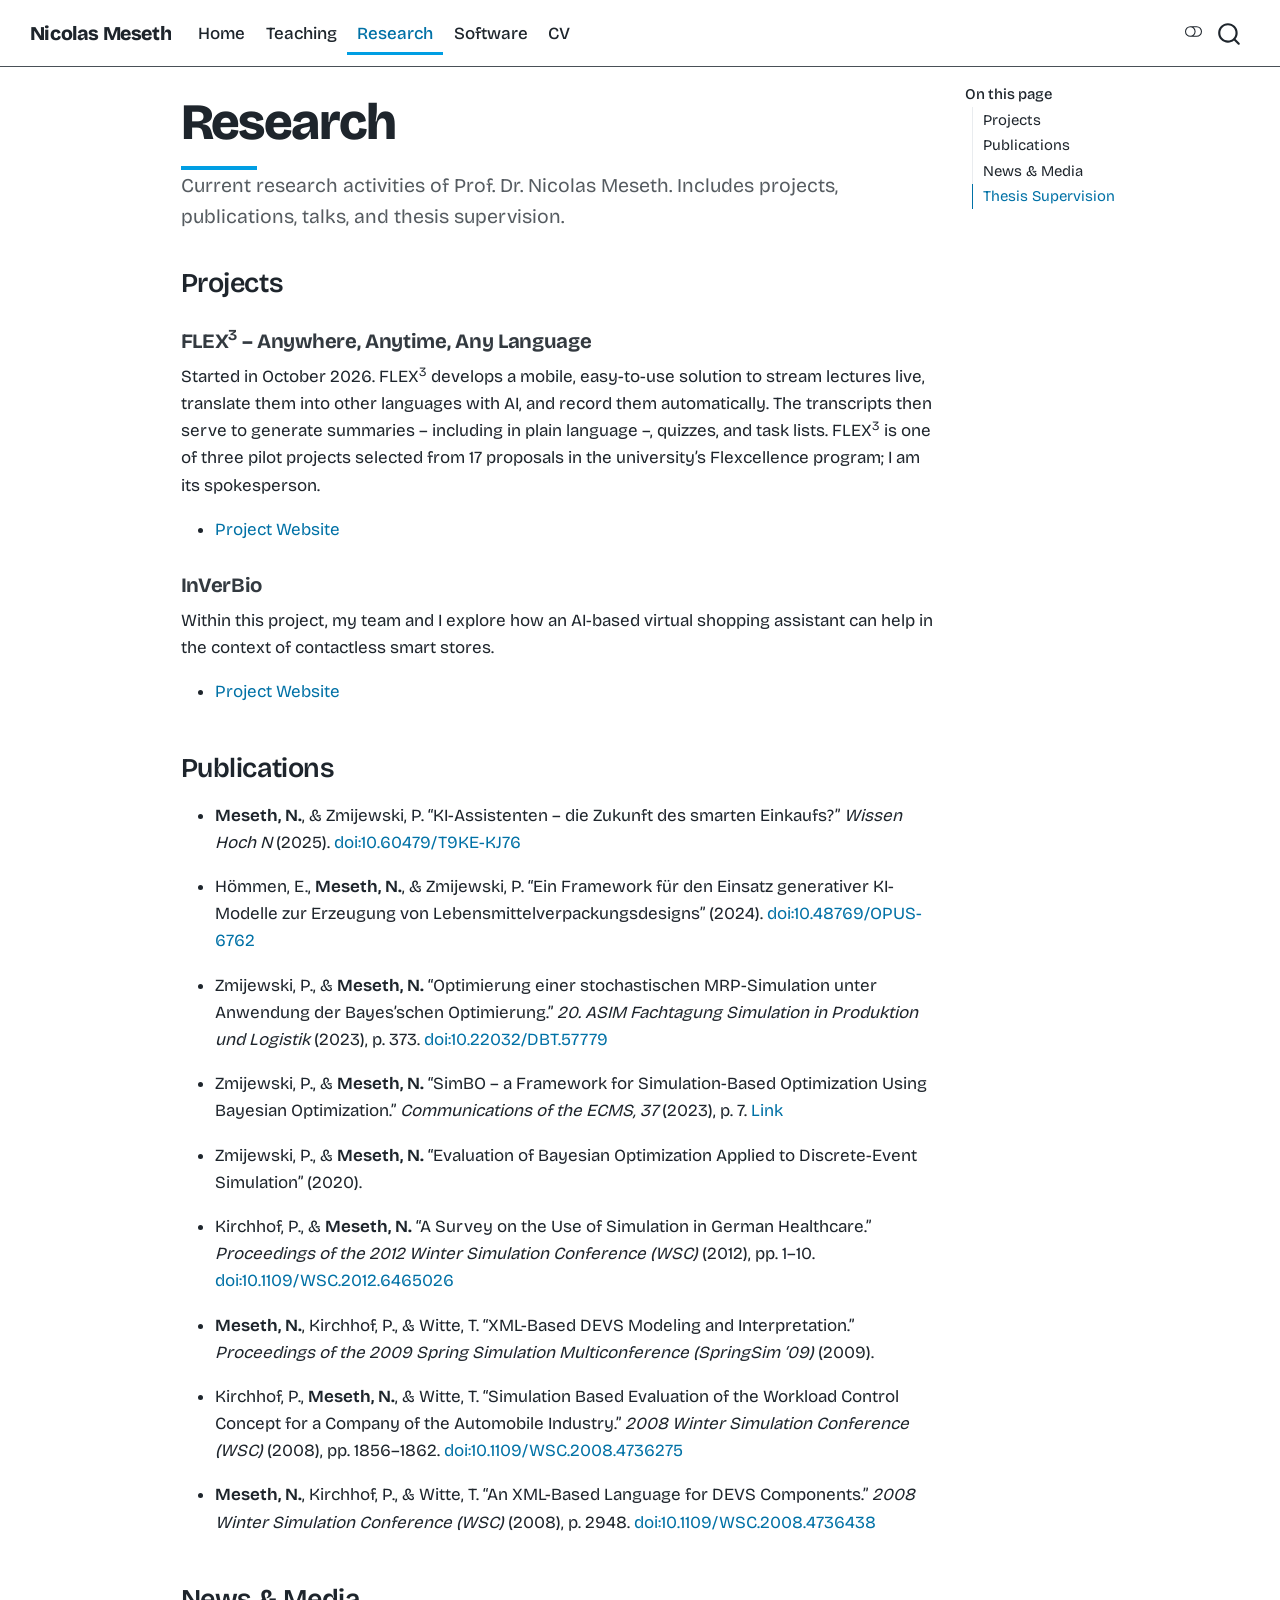
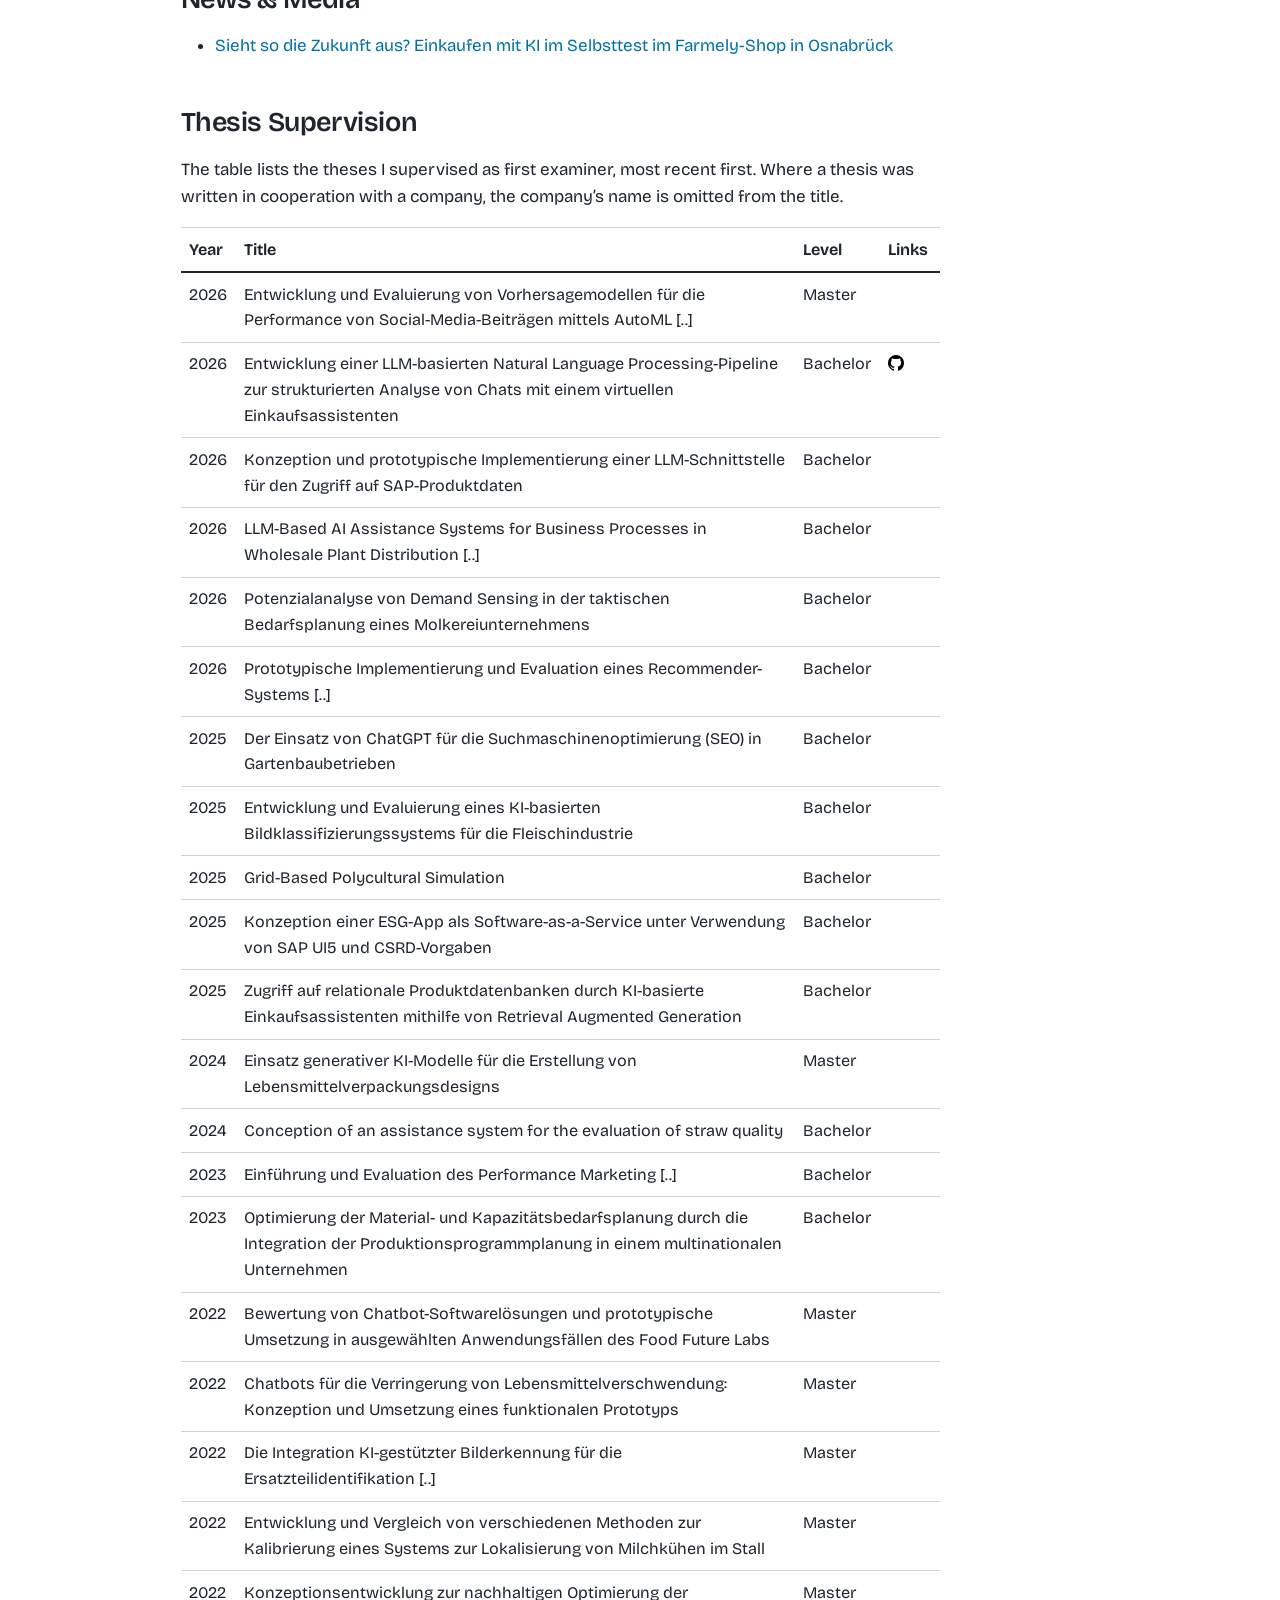
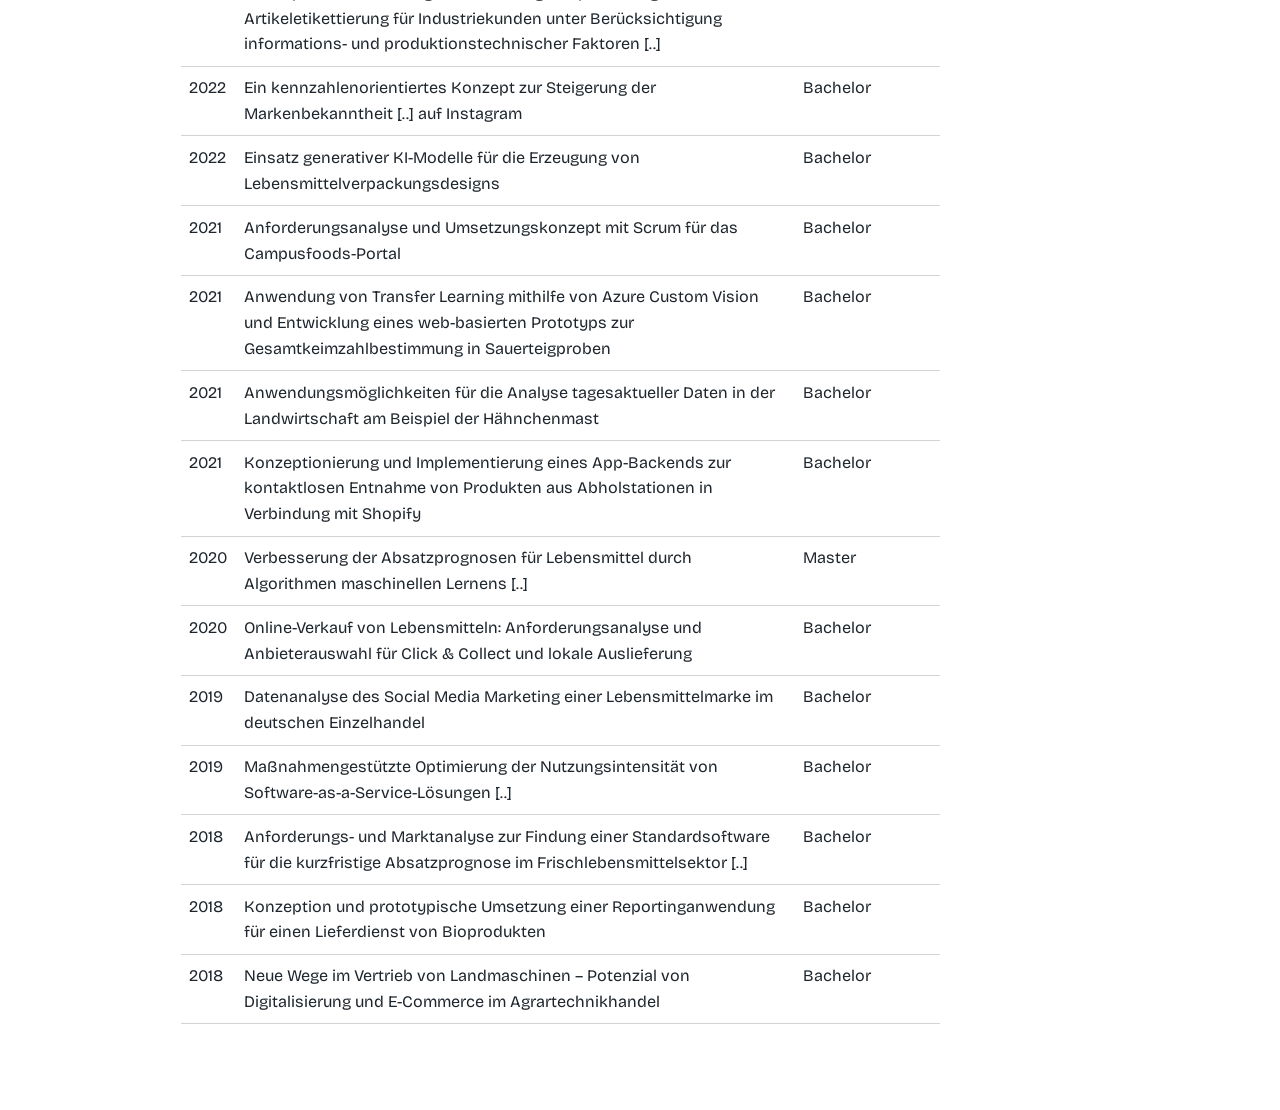
<file: research.html>
<!DOCTYPE html>
<html xmlns="http://www.w3.org/1999/xhtml" lang="en" xml:lang="en"><head>

<meta charset="utf-8">
<meta name="generator" content="quarto-1.10.3">

<meta name="viewport" content="width=device-width, initial-scale=1.0, user-scalable=yes">

<meta name="description" content="Current research activities of Prof.&nbsp;Dr.&nbsp;Nicolas Meseth. Includes projects, publications, talks, and thesis supervision.">

<title>Research – Prof.&nbsp;Dr.&nbsp;Nicolas Meseth</title>
<style>
/* Default styles provided by pandoc.
** See https://pandoc.org/MANUAL.html#variables-for-html for config info.
*/
code{white-space: pre-wrap;}
span.smallcaps{font-variant: small-caps;}
div.columns{display: flex; gap: min(4vw, 1.5em);}
div.column{flex: auto; overflow-x: auto;}
div.hanging-indent{margin-left: 1.5em; text-indent: -1.5em;}
ul.task-list{list-style: none;}
ul.task-list li input[type="checkbox"] {
  width: 0.8em;
  margin: 0 0.8em 0.2em -1em; /* quarto-specific, see https://github.com/quarto-dev/quarto-cli/issues/4556 */ 
  vertical-align: middle;
}
</style>


<script src="site_libs/quarto-nav/quarto-nav.js"></script>
<script src="site_libs/quarto-nav/headroom.min.js"></script>
<script src="site_libs/clipboard/clipboard.min.js"></script>
<script src="site_libs/quarto-search/autocomplete.umd.js"></script>
<script src="site_libs/quarto-search/fuse.min.js"></script>
<script src="site_libs/quarto-search/quarto-search.js"></script>
<meta name="quarto:offset" content="./">
<link href="./images/favicon.svg" rel="icon" type="image/svg+xml">
<script src="site_libs/quarto-html/quarto.js" type="module"></script>
<script src="site_libs/quarto-html/tabsets/tabsets.js" type="module"></script>
<script src="site_libs/quarto-html/popper.min.js"></script>
<script src="site_libs/quarto-html/tippy.umd.min.js"></script>
<script src="site_libs/quarto-html/anchor.min.js"></script>
<link href="site_libs/quarto-html/tippy.css" rel="stylesheet">
<link href="site_libs/quarto-html/quarto-syntax-highlighting-e44360b8a8db1e130c7792fece1c8032.css" rel="stylesheet" class="quarto-color-scheme" id="quarto-text-highlighting-styles">
<link href="site_libs/quarto-html/quarto-syntax-highlighting-dark-fedc0afa5eed45b88079642ee2c6e752.css" rel="stylesheet" class="quarto-color-scheme quarto-color-alternate" id="quarto-text-highlighting-styles">
<link href="site_libs/quarto-html/quarto-syntax-highlighting-e44360b8a8db1e130c7792fece1c8032.css" rel="stylesheet" class="quarto-color-scheme-extra" id="quarto-text-highlighting-styles">
<script src="site_libs/bootstrap/bootstrap.min.js"></script>
<link href="site_libs/bootstrap/bootstrap-icons.css" rel="stylesheet">
<link href="site_libs/bootstrap/bootstrap-a37eeff629b38856c8a3568b7612fd86.min.css" rel="stylesheet" append-hash="true" class="quarto-color-scheme" id="quarto-bootstrap" data-mode="light">
<link href="site_libs/bootstrap/bootstrap-dark-a83165cb9122297776dfddb6156431e9.min.css" rel="stylesheet" append-hash="true" class="quarto-color-scheme quarto-color-alternate" id="quarto-bootstrap" data-mode="dark">
<link href="site_libs/bootstrap/bootstrap-a37eeff629b38856c8a3568b7612fd86.min.css" rel="stylesheet" append-hash="true" class="quarto-color-scheme-extra" id="quarto-bootstrap" data-mode="light">
<script id="quarto-search-options" type="application/json">{
  "location": "navbar",
  "copy-button": false,
  "collapse-after": 3,
  "panel-placement": "end",
  "type": "overlay",
  "limit": 50,
  "keyboard-shortcut": [
    "f",
    "/",
    "s"
  ],
  "show-item-context": false,
  "language": {
    "search-no-results-text": "No results",
    "search-matching-documents-text": "matching documents",
    "search-copy-link-title": "Copy link to search",
    "search-hide-matches-text": "Hide additional matches",
    "search-more-match-text": "more match in this document",
    "search-more-matches-text": "more matches in this document",
    "search-clear-button-title": "Clear",
    "search-text-placeholder": "",
    "search-detached-cancel-button-title": "Cancel",
    "search-submit-button-title": "Submit",
    "search-label": "Search"
  }
}</script>
<script data-goatcounter="https://nmeseth.goatcounter.com/count" async="" src="//gc.zgo.at/count.js"></script>
<link rel="icon" type="image/png" sizes="32x32" href="./images/favicon-32.png">
<link rel="apple-touch-icon" sizes="180x180" href="./images/apple-touch-icon.png">


<link rel="stylesheet" href="styles.css">
</head>

<body class="nav-fixed quarto-light"><script id="quarto-html-before-body" type="application/javascript">
    const toggleBodyColorMode = (bsSheetEl) => {
      const mode = bsSheetEl.getAttribute("data-mode");
      const bodyEl = window.document.querySelector("body");
      if (mode === "dark") {
        bodyEl.classList.add("quarto-dark");
        bodyEl.classList.remove("quarto-light");
      } else {
        bodyEl.classList.add("quarto-light");
        bodyEl.classList.remove("quarto-dark");
      }
    }
    const toggleBodyColorPrimary = () => {
      const bsSheetEl = window.document.querySelector("link#quarto-bootstrap:not([rel=disabled-stylesheet])");
      if (bsSheetEl) {
        toggleBodyColorMode(bsSheetEl);
      }
    }
    const setColorSchemeToggle = (alternate) => {
      const toggles = window.document.querySelectorAll('.quarto-color-scheme-toggle');
      for (let i=0; i < toggles.length; i++) {
        const toggle = toggles[i];
        if (toggle) {
          if (alternate) {
            toggle.classList.add("alternate");
          } else {
            toggle.classList.remove("alternate");
          }
        }
      }
    };
    const toggleColorMode = (alternate) => {
      // Switch the stylesheets
      const primaryStylesheets = window.document.querySelectorAll('link.quarto-color-scheme:not(.quarto-color-alternate)');
      const alternateStylesheets = window.document.querySelectorAll('link.quarto-color-scheme.quarto-color-alternate');
      manageTransitions('#quarto-margin-sidebar .nav-link', false);
      if (alternate) {
        // note: dark is layered on light, we don't disable primary!
        enableStylesheet(alternateStylesheets);
        for (const sheetNode of alternateStylesheets) {
          if (sheetNode.id === "quarto-bootstrap") {
            toggleBodyColorMode(sheetNode);
          }
        }
      } else {
        disableStylesheet(alternateStylesheets);
        enableStylesheet(primaryStylesheets)
        toggleBodyColorPrimary();
      }
      manageTransitions('#quarto-margin-sidebar .nav-link', true);
      // Switch the toggles
      setColorSchemeToggle(alternate)
      // Hack to workaround the fact that safari doesn't
      // properly recolor the scrollbar when toggling (#1455)
      if (navigator.userAgent.indexOf('Safari') > 0 && navigator.userAgent.indexOf('Chrome') == -1) {
        manageTransitions("body", false);
        window.scrollTo(0, 1);
        setTimeout(() => {
          window.scrollTo(0, 0);
          manageTransitions("body", true);
        }, 40);
      }
    }
    const disableStylesheet = (stylesheets) => {
      for (let i=0; i < stylesheets.length; i++) {
        const stylesheet = stylesheets[i];
        stylesheet.rel = 'disabled-stylesheet';
      }
    }
    const enableStylesheet = (stylesheets) => {
      for (let i=0; i < stylesheets.length; i++) {
        const stylesheet = stylesheets[i];
        if(stylesheet.rel !== 'stylesheet') { // for Chrome, which will still FOUC without this check
          stylesheet.rel = 'stylesheet';
        }
      }
    }
    const manageTransitions = (selector, allowTransitions) => {
      const els = window.document.querySelectorAll(selector);
      for (let i=0; i < els.length; i++) {
        const el = els[i];
        if (allowTransitions) {
          el.classList.remove('notransition');
        } else {
          el.classList.add('notransition');
        }
      }
    }
    const isFileUrl = () => {
      return window.location.protocol === 'file:';
    }
    const hasAlternateSentinel = () => {
      let styleSentinel = getColorSchemeSentinel();
      if (styleSentinel !== null) {
        return styleSentinel === "alternate";
      } else {
        return false;
      }
    }
    const setStyleSentinel = (alternate) => {
      const value = alternate ? "alternate" : "default";
      if (!isFileUrl()) {
        window.localStorage.setItem("quarto-color-scheme", value);
      } else {
        localAlternateSentinel = value;
      }
    }
    const getColorSchemeSentinel = () => {
      if (!isFileUrl()) {
        const storageValue = window.localStorage.getItem("quarto-color-scheme");
        return storageValue != null ? storageValue : localAlternateSentinel;
      } else {
        return localAlternateSentinel;
      }
    }
    const toggleGiscusIfUsed = (isAlternate, darkModeDefault) => {
      const baseTheme = document.querySelector('#giscus-base-theme')?.value ?? 'light';
      const alternateTheme = document.querySelector('#giscus-alt-theme')?.value ?? 'dark';
      let newTheme = '';
      if(authorPrefersDark) {
        newTheme = isAlternate ? baseTheme : alternateTheme;
      } else {
        newTheme = isAlternate ? alternateTheme : baseTheme;
      }
      const changeGiscusTheme = () => {
        // From: https://github.com/giscus/giscus/issues/336
        const sendMessage = (message) => {
          const iframe = document.querySelector('iframe.giscus-frame');
          if (!iframe) return;
          iframe.contentWindow.postMessage({ giscus: message }, 'https://giscus.app');
        }
        sendMessage({
          setConfig: {
            theme: newTheme
          }
        });
      }
      const isGiscussLoaded = window.document.querySelector('iframe.giscus-frame') !== null;
      if (isGiscussLoaded) {
        changeGiscusTheme();
      }
    };
    const authorPrefersDark = false;
    const queryPrefersDark = window.matchMedia('(prefers-color-scheme: dark)');
    const darkModeDefault = queryPrefersDark.matches;
      document.querySelector('link#quarto-text-highlighting-styles.quarto-color-scheme-extra').rel = 'disabled-stylesheet';
      document.querySelector('link#quarto-bootstrap.quarto-color-scheme-extra').rel = 'disabled-stylesheet';
    let localAlternateSentinel = darkModeDefault ? 'alternate' : 'default';
    // Dark / light mode switch
    window.quartoToggleColorScheme = () => {
      // Read the current dark / light value
      let toAlternate = !hasAlternateSentinel();
      toggleColorMode(toAlternate);
      setStyleSentinel(toAlternate);
      toggleGiscusIfUsed(toAlternate, darkModeDefault);
      window.dispatchEvent(new Event('resize'));
    };
    queryPrefersDark.addEventListener("change", e => {
      if(window.localStorage.getItem("quarto-color-scheme") !== null)
        return;
      const alternate = e.matches
      toggleColorMode(alternate);
      localAlternateSentinel = e.matches ? 'alternate' : 'default'; // this is used alongside local storage!
      toggleGiscusIfUsed(alternate, darkModeDefault);
    });
    // Switch to dark mode if need be
    if (hasAlternateSentinel()) {
      toggleColorMode(true);
    } else {
      toggleColorMode(false);
    }
  </script>

<div id="quarto-search-results"></div>
  <header id="quarto-header" class="headroom fixed-top">
    <nav class="navbar navbar-expand-lg " data-bs-theme="dark">
      <div class="navbar-container container-fluid">
      <div class="navbar-brand-container mx-auto">
    <a class="navbar-brand" href="./index.html">
    <span class="navbar-title">Nicolas Meseth</span>
    </a>
  </div>
            <div id="quarto-search" class="" title="Search"></div>
          <button class="navbar-toggler" type="button" data-bs-toggle="collapse" data-bs-target="#navbarCollapse" aria-controls="navbarCollapse" role="menu" aria-expanded="false" aria-label="Toggle navigation" onclick="if (window.quartoToggleHeadroom) { window.quartoToggleHeadroom(); }">
  <span class="navbar-toggler-icon"></span>
</button>
          <div class="collapse navbar-collapse" id="navbarCollapse">
            <ul class="navbar-nav navbar-nav-scroll me-auto">
  <li class="nav-item">
    <a class="nav-link" href="./index.html"> 
<span class="menu-text">Home</span></a>
  </li>  
  <li class="nav-item">
    <a class="nav-link" href="./teaching.html"> 
<span class="menu-text">Teaching</span></a>
  </li>  
  <li class="nav-item">
    <a class="nav-link active" href="./research.html" aria-current="page"> 
<span class="menu-text">Research</span></a>
  </li>  
  <li class="nav-item">
    <a class="nav-link" href="./software.html"> 
<span class="menu-text">Software</span></a>
  </li>  
  <li class="nav-item">
    <a class="nav-link" href="./cv.html"> 
<span class="menu-text">CV</span></a>
  </li>  
</ul>
          </div> <!-- /navcollapse -->
            <div class="quarto-navbar-tools">
  <a href="" class="quarto-color-scheme-toggle quarto-navigation-tool  px-1" onclick="window.quartoToggleColorScheme(); return false;" title="Toggle dark mode"><i class="bi"></i></a>
</div>
      </div> <!-- /container-fluid -->
    </nav>
</header>
<!-- content -->
<div id="quarto-content" class="quarto-container page-columns page-rows-contents page-layout-article page-navbar">
<!-- sidebar -->
<!-- margin-sidebar -->
    <div id="quarto-margin-sidebar" class="sidebar margin-sidebar">
        <nav id="TOC" role="doc-toc" class="toc-active">
    <h2 id="toc-title">On this page</h2>
   
  <ul>
  <li><a href="#projects" id="toc-projects" class="nav-link active" data-scroll-target="#projects">Projects</a>
  <ul class="collapse">
  <li><a href="#flex3-anywhere-anytime-any-language" id="toc-flex3-anywhere-anytime-any-language" class="nav-link" data-scroll-target="#flex3-anywhere-anytime-any-language">FLEX<sup>3</sup> – Anywhere, Anytime, Any Language</a></li>
  <li><a href="#inverbio" id="toc-inverbio" class="nav-link" data-scroll-target="#inverbio">InVerBio</a></li>
  </ul></li>
  <li><a href="#publications" id="toc-publications" class="nav-link" data-scroll-target="#publications">Publications</a></li>
  <li><a href="#news-media" id="toc-news-media" class="nav-link" data-scroll-target="#news-media">News &amp; Media</a></li>
  <li><a href="#thesis-supervision" id="toc-thesis-supervision" class="nav-link" data-scroll-target="#thesis-supervision">Thesis Supervision</a></li>
  </ul>
</nav>
    </div>
<!-- main -->
<main class="content" id="quarto-document-content">


<header id="title-block-header" class="quarto-title-block default">
<div class="quarto-title">
<h1 class="title">Research</h1>
</div>

<div>
  <div class="description">
    Current research activities of Prof.&nbsp;Dr.&nbsp;Nicolas Meseth. Includes projects, publications, talks, and thesis supervision.
  </div>
</div>


<div class="quarto-title-meta">

    
  
    
  </div>
  


</header>


<section id="projects" class="level2">
<h2 class="anchored" data-anchor-id="projects">Projects</h2>
<section id="flex3-anywhere-anytime-any-language" class="level3">
<h3 class="anchored" data-anchor-id="flex3-anywhere-anytime-any-language">FLEX<sup>3</sup> – Anywhere, Anytime, Any Language</h3>
<p>Started in October 2026. FLEX<sup>3</sup> develops a mobile, easy-to-use solution to stream lectures live, translate them into other languages with AI, and record them automatically. The transcripts then serve to generate summaries – including in plain language –, quizzes, and task lists. FLEX<sup>3</sup> is one of three pilot projects selected from 17 proposals in the university’s Flexcellence program; I am its spokesperson.</p>
<ul>
<li><a href="https://www.hs-osnabrueck.de/texas/teilprojekte/flexcellence/">Project Website</a></li>
</ul>
</section>
<section id="inverbio" class="level3">
<h3 class="anchored" data-anchor-id="inverbio">InVerBio</h3>
<p>Within this project, my team and I explore how an AI-based virtual shopping assistant can help in the context of contactless smart stores.</p>
<ul>
<li><a href="https://www.hs-osnabrueck.de/inverbio/">Project Website</a></li>
</ul>
</section>
</section>
<section id="publications" class="level2">
<h2 class="anchored" data-anchor-id="publications">Publications</h2>
<ul>
<li><p><strong>Meseth, N.</strong>, &amp; Zmijewski, P. “KI-Assistenten – die Zukunft des smarten Einkaufs?” <em>Wissen Hoch N</em> (2025). <a href="https://doi.org/10.60479/T9KE-KJ76">doi:10.60479/T9KE-KJ76</a></p></li>
<li><p>Hömmen, E., <strong>Meseth, N.</strong>, &amp; Zmijewski, P. “Ein Framework für den Einsatz generativer KI-Modelle zur Erzeugung von Lebensmittelverpackungsdesigns” (2024). <a href="https://doi.org/10.48769/OPUS-6762">doi:10.48769/OPUS-6762</a></p></li>
<li><p>Zmijewski, P., &amp; <strong>Meseth, N.</strong> “Optimierung einer stochastischen MRP-Simulation unter Anwendung der Bayes’schen Optimierung.” <em>20. ASIM Fachtagung Simulation in Produktion und Logistik</em> (2023), p.&nbsp;373. <a href="https://doi.org/10.22032/DBT.57779">doi:10.22032/DBT.57779</a></p></li>
<li><p>Zmijewski, P., &amp; <strong>Meseth, N.</strong> “SimBO – a Framework for Simulation-Based Optimization Using Bayesian Optimization.” <em>Communications of the ECMS, 37</em> (2023), p.&nbsp;7. <a href="https://scs-europe.net/conf/ecms2023/ecms2023-accepted-papers/">Link</a></p></li>
<li><p>Zmijewski, P., &amp; <strong>Meseth, N.</strong> “Evaluation of Bayesian Optimization Applied to Discrete-Event Simulation” (2020).</p></li>
<li><p>Kirchhof, P., &amp; <strong>Meseth, N.</strong> “A Survey on the Use of Simulation in German Healthcare.” <em>Proceedings of the 2012 Winter Simulation Conference (WSC)</em> (2012), pp.&nbsp;1–10. <a href="https://doi.org/10.1109/WSC.2012.6465026">doi:10.1109/WSC.2012.6465026</a></p></li>
<li><p><strong>Meseth, N.</strong>, Kirchhof, P., &amp; Witte, T. “XML-Based DEVS Modeling and Interpretation.” <em>Proceedings of the 2009 Spring Simulation Multiconference (SpringSim ‘09)</em> (2009).</p></li>
<li><p>Kirchhof, P., <strong>Meseth, N.</strong>, &amp; Witte, T. “Simulation Based Evaluation of the Workload Control Concept for a Company of the Automobile Industry.” <em>2008 Winter Simulation Conference (WSC)</em> (2008), pp.&nbsp;1856–1862. <a href="https://doi.org/10.1109/WSC.2008.4736275">doi:10.1109/WSC.2008.4736275</a></p></li>
<li><p><strong>Meseth, N.</strong>, Kirchhof, P., &amp; Witte, T. “An XML-Based Language for DEVS Components.” <em>2008 Winter Simulation Conference (WSC)</em> (2008), p.&nbsp;2948. <a href="https://doi.org/10.1109/WSC.2008.4736438">doi:10.1109/WSC.2008.4736438</a></p></li>
</ul>
</section>
<section id="news-media" class="level2">
<h2 class="anchored" data-anchor-id="news-media">News &amp; Media</h2>
<ul>
<li><a href="https://www.noz.de/lokales/osnabrueck/artikel/einkaufen-mit-ki-der-smart-store-farmely-in-osnabrueck-im-test-49483420">Sieht so die Zukunft aus? Einkaufen mit KI im Selbsttest im Farmely-Shop in Osnabrück</a></li>
</ul>
</section>
<section id="thesis-supervision" class="level2">
<h2 class="anchored" data-anchor-id="thesis-supervision">Thesis Supervision</h2>
<p>The table lists the theses I supervised as first examiner, most recent first. Where a thesis was written in cooperation with a company, the company’s name is omitted from the title.</p>
<table class="caption-top table">
<colgroup>
<col style="width: 6%">
<col style="width: 76%">
<col style="width: 10%">
<col style="width: 8%">
</colgroup>
<thead>
<tr class="header">
<th>Year</th>
<th>Title</th>
<th>Level</th>
<th>Links</th>
</tr>
</thead>
<tbody>
<tr class="odd">
<td>2026</td>
<td>Entwicklung und Evaluierung von Vorhersagemodellen für die Performance von Social-Media-Beiträgen mittels AutoML [..]</td>
<td>Master</td>
<td></td>
</tr>
<tr class="even">
<td>2026</td>
<td>Entwicklung einer LLM-basierten Natural Language Processing-Pipeline zur strukturierten Analyse von Chats mit einem virtuellen Einkaufsassistenten</td>
<td>Bachelor</td>
<td><a href="https://github.com/PhilipK4/bachelor-thesis-llm-chat-analysis"><i class="bi bi-github" style="color: black"></i></a></td>
</tr>
<tr class="odd">
<td>2026</td>
<td>Konzeption und prototypische Implementierung einer LLM-Schnittstelle für den Zugriff auf SAP-Produktdaten</td>
<td>Bachelor</td>
<td></td>
</tr>
<tr class="even">
<td>2026</td>
<td>LLM-Based AI Assistance Systems for Business Processes in Wholesale Plant Distribution [..]</td>
<td>Bachelor</td>
<td></td>
</tr>
<tr class="odd">
<td>2026</td>
<td>Potenzialanalyse von Demand Sensing in der taktischen Bedarfsplanung eines Molkereiunternehmens</td>
<td>Bachelor</td>
<td></td>
</tr>
<tr class="even">
<td>2026</td>
<td>Prototypische Implementierung und Evaluation eines Recommender-Systems [..]</td>
<td>Bachelor</td>
<td></td>
</tr>
<tr class="odd">
<td>2025</td>
<td>Der Einsatz von ChatGPT für die Suchmaschinenoptimierung (SEO) in Gartenbaubetrieben</td>
<td>Bachelor</td>
<td></td>
</tr>
<tr class="even">
<td>2025</td>
<td>Entwicklung und Evaluierung eines KI-basierten Bildklassifizierungssystems für die Fleischindustrie</td>
<td>Bachelor</td>
<td></td>
</tr>
<tr class="odd">
<td>2025</td>
<td>Grid-Based Polycultural Simulation</td>
<td>Bachelor</td>
<td></td>
</tr>
<tr class="even">
<td>2025</td>
<td>Konzeption einer ESG-App als Software-as-a-Service unter Verwendung von SAP UI5 und CSRD-Vorgaben</td>
<td>Bachelor</td>
<td></td>
</tr>
<tr class="odd">
<td>2025</td>
<td>Zugriff auf relationale Produktdatenbanken durch KI-basierte Einkaufsassistenten mithilfe von Retrieval Augmented Generation</td>
<td>Bachelor</td>
<td></td>
</tr>
<tr class="even">
<td>2024</td>
<td>Einsatz generativer KI-Modelle für die Erstellung von Lebensmittelverpackungsdesigns</td>
<td>Master</td>
<td></td>
</tr>
<tr class="odd">
<td>2024</td>
<td>Conception of an assistance system for the evaluation of straw quality</td>
<td>Bachelor</td>
<td></td>
</tr>
<tr class="even">
<td>2023</td>
<td>Einführung und Evaluation des Performance Marketing [..]</td>
<td>Bachelor</td>
<td></td>
</tr>
<tr class="odd">
<td>2023</td>
<td>Optimierung der Material- und Kapazitätsbedarfsplanung durch die Integration der Produktionsprogrammplanung in einem multinationalen Unternehmen</td>
<td>Bachelor</td>
<td></td>
</tr>
<tr class="even">
<td>2022</td>
<td>Bewertung von Chatbot-Softwarelösungen und prototypische Umsetzung in ausgewählten Anwendungsfällen des Food Future Labs</td>
<td>Master</td>
<td></td>
</tr>
<tr class="odd">
<td>2022</td>
<td>Chatbots für die Verringerung von Lebensmittelverschwendung: Konzeption und Umsetzung eines funktionalen Prototyps</td>
<td>Master</td>
<td></td>
</tr>
<tr class="even">
<td>2022</td>
<td>Die Integration KI-gestützter Bilderkennung für die Ersatzteilidentifikation [..]</td>
<td>Master</td>
<td></td>
</tr>
<tr class="odd">
<td>2022</td>
<td>Entwicklung und Vergleich von verschiedenen Methoden zur Kalibrierung eines Systems zur Lokalisierung von Milchkühen im Stall</td>
<td>Master</td>
<td></td>
</tr>
<tr class="even">
<td>2022</td>
<td>Konzeptionsentwicklung zur nachhaltigen Optimierung der Artikeletikettierung für Industriekunden unter Berücksichtigung informations- und produktionstechnischer Faktoren [..]</td>
<td>Master</td>
<td></td>
</tr>
<tr class="odd">
<td>2022</td>
<td>Ein kennzahlenorientiertes Konzept zur Steigerung der Markenbekanntheit [..] auf Instagram</td>
<td>Bachelor</td>
<td></td>
</tr>
<tr class="even">
<td>2022</td>
<td>Einsatz generativer KI-Modelle für die Erzeugung von Lebensmittelverpackungsdesigns</td>
<td>Bachelor</td>
<td></td>
</tr>
<tr class="odd">
<td>2021</td>
<td>Anforderungsanalyse und Umsetzungskonzept mit Scrum für das Campusfoods-Portal</td>
<td>Bachelor</td>
<td></td>
</tr>
<tr class="even">
<td>2021</td>
<td>Anwendung von Transfer Learning mithilfe von Azure Custom Vision und Entwicklung eines web-basierten Prototyps zur Gesamtkeimzahlbestimmung in Sauerteigproben</td>
<td>Bachelor</td>
<td></td>
</tr>
<tr class="odd">
<td>2021</td>
<td>Anwendungsmöglichkeiten für die Analyse tagesaktueller Daten in der Landwirtschaft am Beispiel der Hähnchenmast</td>
<td>Bachelor</td>
<td></td>
</tr>
<tr class="even">
<td>2021</td>
<td>Konzeptionierung und Implementierung eines App-Backends zur kontaktlosen Entnahme von Produkten aus Abholstationen in Verbindung mit Shopify</td>
<td>Bachelor</td>
<td></td>
</tr>
<tr class="odd">
<td>2020</td>
<td>Verbesserung der Absatzprognosen für Lebensmittel durch Algorithmen maschinellen Lernens [..]</td>
<td>Master</td>
<td></td>
</tr>
<tr class="even">
<td>2020</td>
<td>Online-Verkauf von Lebensmitteln: Anforderungsanalyse und Anbieterauswahl für Click &amp; Collect und lokale Auslieferung</td>
<td>Bachelor</td>
<td></td>
</tr>
<tr class="odd">
<td>2019</td>
<td>Datenanalyse des Social Media Marketing einer Lebensmittelmarke im deutschen Einzelhandel</td>
<td>Bachelor</td>
<td></td>
</tr>
<tr class="even">
<td>2019</td>
<td>Maßnahmengestützte Optimierung der Nutzungsintensität von Software-as-a-Service-Lösungen [..]</td>
<td>Bachelor</td>
<td></td>
</tr>
<tr class="odd">
<td>2018</td>
<td>Anforderungs- und Marktanalyse zur Findung einer Standardsoftware für die kurzfristige Absatzprognose im Frischlebensmittelsektor [..]</td>
<td>Bachelor</td>
<td></td>
</tr>
<tr class="even">
<td>2018</td>
<td>Konzeption und prototypische Umsetzung einer Reportinganwendung für einen Lieferdienst von Bioprodukten</td>
<td>Bachelor</td>
<td></td>
</tr>
<tr class="odd">
<td>2018</td>
<td>Neue Wege im Vertrieb von Landmaschinen – Potenzial von Digitalisierung und E-Commerce im Agrartechnikhandel</td>
<td>Bachelor</td>
<td></td>
</tr>
</tbody>
</table>


</section>

</main> <!-- /main -->
<script id="quarto-html-after-body" type="application/javascript">
  window.document.addEventListener("DOMContentLoaded", function (event) {
    // Ensure there is a toggle, if there isn't float one in the top right
    if (window.document.querySelector('.quarto-color-scheme-toggle') === null) {
      const a = window.document.createElement('a');
      a.classList.add('top-right');
      a.classList.add('quarto-color-scheme-toggle');
      a.href = "";
      a.onclick = function() { try { window.quartoToggleColorScheme(); } catch {} return false; };
      const i = window.document.createElement("i");
      i.classList.add('bi');
      a.appendChild(i);
      window.document.body.appendChild(a);
    }
    setColorSchemeToggle(hasAlternateSentinel())
    const icon = "";
    const anchorJS = new window.AnchorJS();
    anchorJS.options = {
      placement: 'right',
      icon: icon
    };
    anchorJS.add('.anchored');
    const isCodeAnnotation = (el) => {
      for (const clz of el.classList) {
        if (clz.startsWith('code-annotation-')) {                     
          return true;
        }
      }
      return false;
    }
    const onCopySuccess = function(e) {
      // button target
      const button = e.trigger;
      // don't keep focus
      button.blur();
      // flash "checked"
      button.classList.add('code-copy-button-checked');
      var currentTitle = button.getAttribute("title");
      button.setAttribute("title", "Copied!");
      let tooltip;
      if (window.bootstrap) {
        button.setAttribute("data-bs-toggle", "tooltip");
        button.setAttribute("data-bs-placement", "left");
        button.setAttribute("data-bs-title", "Copied!");
        tooltip = new bootstrap.Tooltip(button, 
          { trigger: "manual", 
            customClass: "code-copy-button-tooltip",
            offset: [0, -8]});
        tooltip.show();    
      }
      setTimeout(function() {
        if (tooltip) {
          tooltip.hide();
          button.removeAttribute("data-bs-title");
          button.removeAttribute("data-bs-toggle");
          button.removeAttribute("data-bs-placement");
        }
        button.setAttribute("title", currentTitle);
        button.classList.remove('code-copy-button-checked');
      }, 1000);
      // clear code selection
      e.clearSelection();
    }
    const getTextToCopy = function(trigger) {
      const outerScaffold = trigger.parentElement.cloneNode(true);
      const codeEl = outerScaffold.querySelector('code');
      for (const childEl of codeEl.children) {
        if (isCodeAnnotation(childEl)) {
          childEl.remove();
        }
      }
      return codeEl.innerText;
    }
    const clipboard = new window.ClipboardJS('.code-copy-button:not([data-in-quarto-modal])', {
      text: getTextToCopy
    });
    clipboard.on('success', onCopySuccess);
    if (window.document.getElementById('quarto-embedded-source-code-modal')) {
      const clipboardModal = new window.ClipboardJS('.code-copy-button[data-in-quarto-modal]', {
        text: getTextToCopy,
        container: window.document.getElementById('quarto-embedded-source-code-modal')
      });
      clipboardModal.on('success', onCopySuccess);
    }
      var localhostRegex = new RegExp(/^(?:http|https):\/\/localhost\:?[0-9]*\//);
      var mailtoRegex = new RegExp(/^mailto:/);
        var filterRegex = new RegExp("https:\/\/nicolasmeseth\.de");
      var isInternal = (href) => {
          return filterRegex.test(href) || localhostRegex.test(href) || mailtoRegex.test(href);
      }
      // Inspect non-navigation links and adorn them if external
     var links = window.document.querySelectorAll('a[href]:not(.nav-link):not(.navbar-brand):not(.toc-action):not(.sidebar-link):not(.sidebar-item-toggle):not(.pagination-link):not(.no-external):not([aria-hidden]):not(.dropdown-item):not(.quarto-navigation-tool):not(.about-link)');
      for (var i=0; i<links.length; i++) {
        const link = links[i];
        if (!isInternal(link.href)) {
          // undo the damage that might have been done by quarto-nav.js in the case of
          // links that we want to consider external
          if (link.dataset.originalHref !== undefined) {
            link.href = link.dataset.originalHref;
          }
        }
      }
    function tippyHover(el, contentFn, onTriggerFn, onUntriggerFn) {
      const config = {
        allowHTML: true,
        maxWidth: 500,
        delay: 100,
        arrow: false,
        appendTo: function(el) {
            return el.parentElement;
        },
        interactive: true,
        interactiveBorder: 10,
        theme: 'quarto',
        placement: 'bottom-start',
      };
      if (contentFn) {
        config.content = contentFn;
      }
      if (onTriggerFn) {
        config.onTrigger = onTriggerFn;
      }
      if (onUntriggerFn) {
        config.onUntrigger = onUntriggerFn;
      }
      window.tippy(el, config); 
    }
    const noterefs = window.document.querySelectorAll('a[role="doc-noteref"]');
    for (var i=0; i<noterefs.length; i++) {
      const ref = noterefs[i];
      tippyHover(ref, function() {
        // use id or data attribute instead here
        let href = ref.getAttribute('data-footnote-href') || ref.getAttribute('href');
        try { href = new URL(href).hash; } catch {}
        const id = href.replace(/^#\/?/, "");
        const note = window.document.getElementById(id);
        if (note) {
          return note.innerHTML;
        } else {
          return "";
        }
      });
    }
    const xrefs = window.document.querySelectorAll('a.quarto-xref');
    const processXRef = (id, note) => {
      // Strip column container classes
      const stripColumnClz = (el) => {
        el.classList.remove("page-full", "page-columns");
        if (el.children) {
          for (const child of el.children) {
            stripColumnClz(child);
          }
        }
      }
      stripColumnClz(note)
      if (id === null || id.startsWith('sec-')) {
        // Special case sections, only their first couple elements
        const container = document.createElement("div");
        if (note.children && note.children.length > 2) {
          container.appendChild(note.children[0].cloneNode(true));
          for (let i = 1; i < note.children.length; i++) {
            const child = note.children[i];
            if (child.tagName === "P" && child.innerText === "") {
              continue;
            } else {
              container.appendChild(child.cloneNode(true));
              break;
            }
          }
          if (window.Quarto?.typesetMath) {
            window.Quarto.typesetMath(container);
          }
          return container.innerHTML
        } else {
          if (window.Quarto?.typesetMath) {
            window.Quarto.typesetMath(note);
          }
          return note.innerHTML;
        }
      } else {
        // Remove any anchor links if they are present
        const anchorLink = note.querySelector('a.anchorjs-link');
        if (anchorLink) {
          anchorLink.remove();
        }
        if (window.Quarto?.typesetMath) {
          window.Quarto.typesetMath(note);
        }
        if (note.classList.contains("callout")) {
          return note.outerHTML;
        } else {
          return note.innerHTML;
        }
      }
    }
    for (var i=0; i<xrefs.length; i++) {
      const xref = xrefs[i];
      tippyHover(xref, undefined, function(instance) {
        instance.disable();
        let url = xref.getAttribute('href');
        let hash = undefined; 
        if (url.startsWith('#')) {
          hash = url;
        } else {
          try { hash = new URL(url).hash; } catch {}
        }
        if (hash) {
          const id = hash.replace(/^#\/?/, "");
          const note = window.document.getElementById(id);
          if (note !== null) {
            try {
              const html = processXRef(id, note.cloneNode(true));
              instance.setContent(html);
            } finally {
              instance.enable();
              instance.show();
            }
          } else {
            // See if we can fetch this
            fetch(url.split('#')[0])
            .then(res => res.text())
            .then(html => {
              const parser = new DOMParser();
              const htmlDoc = parser.parseFromString(html, "text/html");
              const note = htmlDoc.getElementById(id);
              if (note !== null) {
                const html = processXRef(id, note);
                instance.setContent(html);
              } 
            }).finally(() => {
              instance.enable();
              instance.show();
            });
          }
        } else {
          // See if we can fetch a full url (with no hash to target)
          // This is a special case and we should probably do some content thinning / targeting
          fetch(url)
          .then(res => res.text())
          .then(html => {
            const parser = new DOMParser();
            const htmlDoc = parser.parseFromString(html, "text/html");
            const note = htmlDoc.querySelector('main.content');
            if (note !== null) {
              // This should only happen for chapter cross references
              // (since there is no id in the URL)
              // remove the first header
              if (note.children.length > 0 && note.children[0].tagName === "HEADER") {
                note.children[0].remove();
              }
              const html = processXRef(null, note);
              instance.setContent(html);
            } 
          }).finally(() => {
            instance.enable();
            instance.show();
          });
        }
      }, function(instance) {
      });
    }
        let selectedAnnoteEl;
        const selectorForAnnotation = ( cell, annotation) => {
          let cellAttr = 'data-code-cell="' + cell + '"';
          let lineAttr = 'data-code-annotation="' +  annotation + '"';
          const selector = 'span[' + cellAttr + '][' + lineAttr + ']';
          return selector;
        }
        const selectCodeLines = (annoteEl) => {
          const doc = window.document;
          const targetCell = annoteEl.getAttribute("data-target-cell");
          const targetAnnotation = annoteEl.getAttribute("data-target-annotation");
          const annoteSpan = window.document.querySelector(selectorForAnnotation(targetCell, targetAnnotation));
          const lines = annoteSpan.getAttribute("data-code-lines").split(",");
          const lineIds = lines.map((line) => {
            return targetCell + "-" + line;
          })
          let top = null;
          let height = null;
          let parent = null;
          if (lineIds.length > 0) {
              //compute the position of the single el (top and bottom and make a div)
              const el = window.document.getElementById(lineIds[0]);
              top = el.offsetTop;
              height = el.offsetHeight;
              parent = el.parentElement.parentElement;
            if (lineIds.length > 1) {
              const lastEl = window.document.getElementById(lineIds[lineIds.length - 1]);
              const bottom = lastEl.offsetTop + lastEl.offsetHeight;
              height = bottom - top;
            }
            if (top !== null && height !== null && parent !== null) {
              // cook up a div (if necessary) and position it 
              let div = window.document.getElementById("code-annotation-line-highlight");
              if (div === null) {
                div = window.document.createElement("div");
                div.setAttribute("id", "code-annotation-line-highlight");
                div.style.position = 'absolute';
                parent.appendChild(div);
              }
              div.style.top = top - 2 + "px";
              div.style.height = height + 4 + "px";
              div.style.left = 0;
              let gutterDiv = window.document.getElementById("code-annotation-line-highlight-gutter");
              if (gutterDiv === null) {
                gutterDiv = window.document.createElement("div");
                gutterDiv.setAttribute("id", "code-annotation-line-highlight-gutter");
                gutterDiv.style.position = 'absolute';
                const codeCell = window.document.getElementById(targetCell);
                const gutter = codeCell.querySelector('.code-annotation-gutter');
                gutter.appendChild(gutterDiv);
              }
              gutterDiv.style.top = top - 2 + "px";
              gutterDiv.style.height = height + 4 + "px";
            }
            selectedAnnoteEl = annoteEl;
          }
        };
        const unselectCodeLines = () => {
          const elementsIds = ["code-annotation-line-highlight", "code-annotation-line-highlight-gutter"];
          elementsIds.forEach((elId) => {
            const div = window.document.getElementById(elId);
            if (div) {
              div.remove();
            }
          });
          selectedAnnoteEl = undefined;
        };
          // Handle positioning of the toggle
      window.addEventListener(
        "resize",
        throttle(() => {
          elRect = undefined;
          if (selectedAnnoteEl) {
            selectCodeLines(selectedAnnoteEl);
          }
        }, 10)
      );
      function throttle(fn, ms) {
      let throttle = false;
      let timer;
        return (...args) => {
          if(!throttle) { // first call gets through
              fn.apply(this, args);
              throttle = true;
          } else { // all the others get throttled
              if(timer) clearTimeout(timer); // cancel #2
              timer = setTimeout(() => {
                fn.apply(this, args);
                timer = throttle = false;
              }, ms);
          }
        };
      }
        // Attach click handler to the DT
        const annoteDls = window.document.querySelectorAll('dt[data-target-cell]');
        for (const annoteDlNode of annoteDls) {
          annoteDlNode.addEventListener('click', (event) => {
            const clickedEl = event.target;
            if (clickedEl !== selectedAnnoteEl) {
              unselectCodeLines();
              const activeEl = window.document.querySelector('dt[data-target-cell].code-annotation-active');
              if (activeEl) {
                activeEl.classList.remove('code-annotation-active');
              }
              selectCodeLines(clickedEl);
              clickedEl.classList.add('code-annotation-active');
            } else {
              // Unselect the line
              unselectCodeLines();
              clickedEl.classList.remove('code-annotation-active');
            }
          });
        }
    const findCites = (el) => {
      const parentEl = el.parentElement;
      if (parentEl) {
        const cites = parentEl.dataset.cites;
        if (cites) {
          return {
            el,
            cites: cites.split(' ')
          };
        } else {
          return findCites(el.parentElement)
        }
      } else {
        return undefined;
      }
    };
    var bibliorefs = window.document.querySelectorAll('a[role="doc-biblioref"]');
    for (var i=0; i<bibliorefs.length; i++) {
      const ref = bibliorefs[i];
      const citeInfo = findCites(ref);
      if (citeInfo) {
        tippyHover(citeInfo.el, function() {
          var popup = window.document.createElement('div');
          citeInfo.cites.forEach(function(cite) {
            var citeDiv = window.document.createElement('div');
            citeDiv.classList.add('hanging-indent');
            citeDiv.classList.add('csl-entry');
            var biblioDiv = window.document.getElementById('ref-' + cite);
            if (biblioDiv) {
              citeDiv.innerHTML = biblioDiv.innerHTML;
            }
            popup.appendChild(citeDiv);
          });
          return popup.innerHTML;
        });
      }
    }
  });
  </script>
</div> <!-- /content -->




</body></html>
</file>
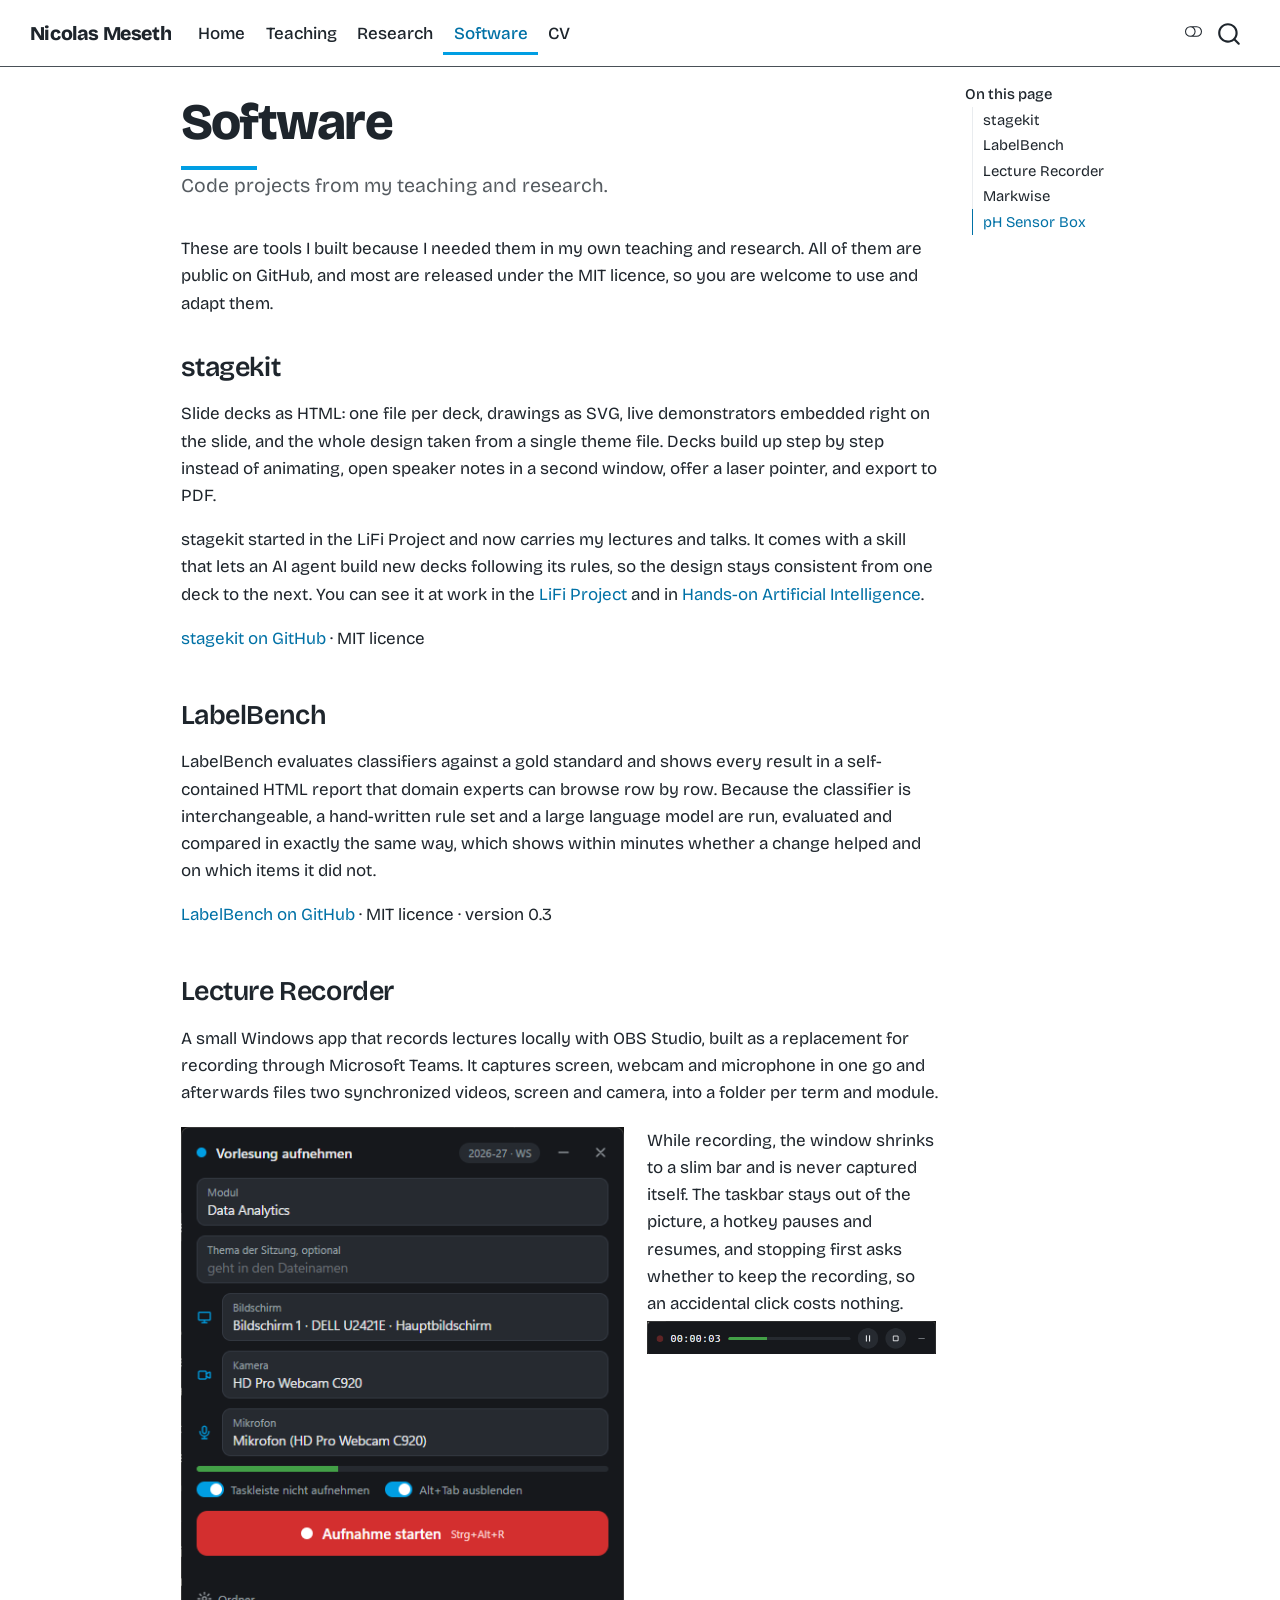
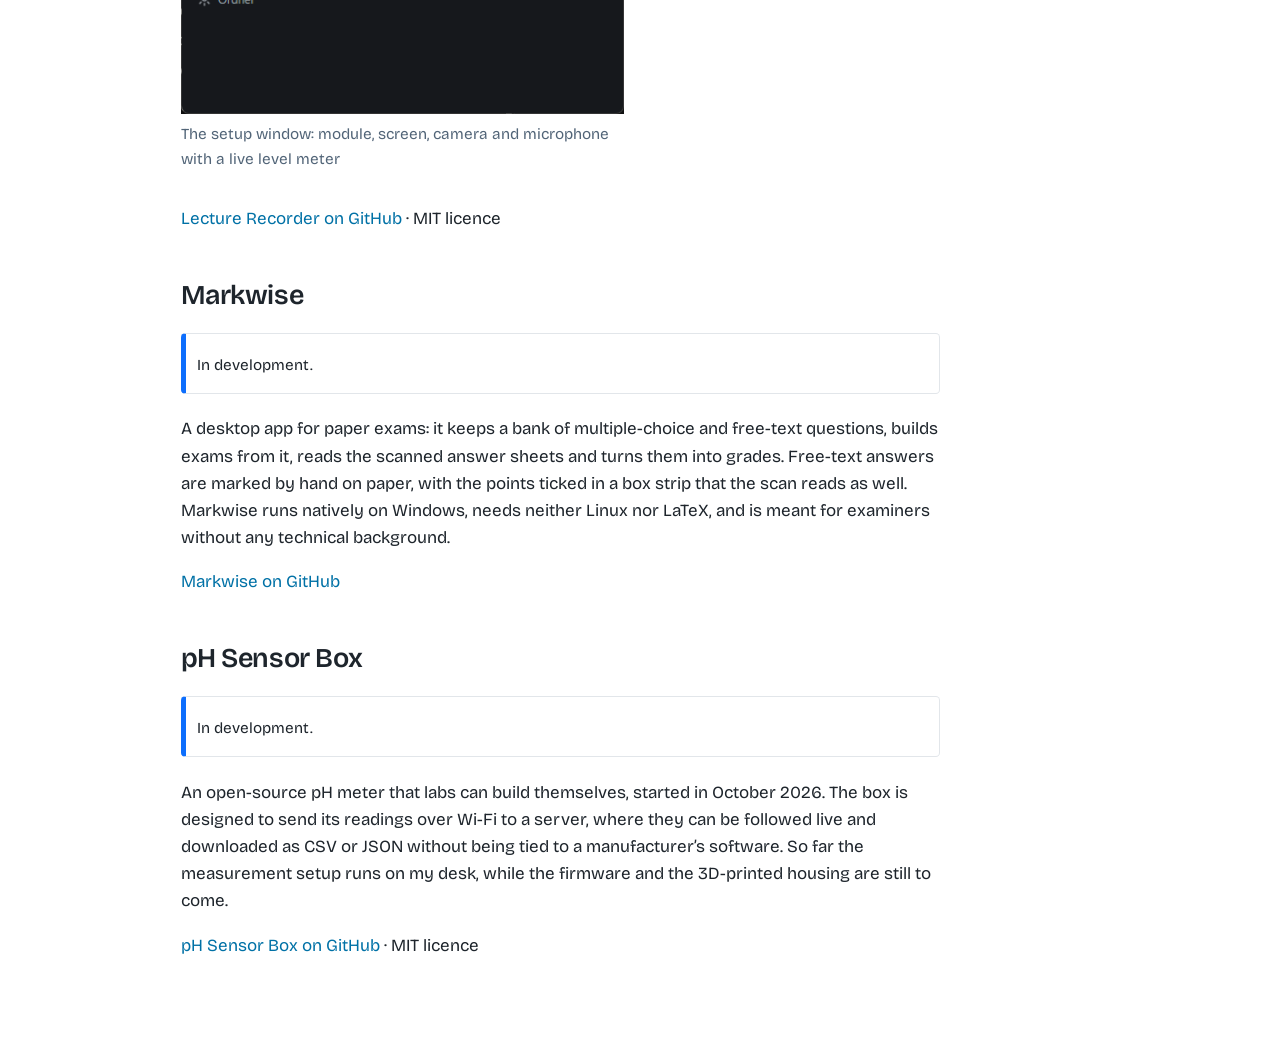
<file: software.html>
<!DOCTYPE html>
<html xmlns="http://www.w3.org/1999/xhtml" lang="en" xml:lang="en"><head>

<meta charset="utf-8">
<meta name="generator" content="quarto-1.10.3">

<meta name="viewport" content="width=device-width, initial-scale=1.0, user-scalable=yes">

<meta name="description" content="Code projects from my teaching and research.">

<title>Software – Prof.&nbsp;Dr.&nbsp;Nicolas Meseth</title>
<style>
/* Default styles provided by pandoc.
** See https://pandoc.org/MANUAL.html#variables-for-html for config info.
*/
code{white-space: pre-wrap;}
span.smallcaps{font-variant: small-caps;}
div.columns{display: flex; gap: min(4vw, 1.5em);}
div.column{flex: auto; overflow-x: auto;}
div.hanging-indent{margin-left: 1.5em; text-indent: -1.5em;}
ul.task-list{list-style: none;}
ul.task-list li input[type="checkbox"] {
  width: 0.8em;
  margin: 0 0.8em 0.2em -1em; /* quarto-specific, see https://github.com/quarto-dev/quarto-cli/issues/4556 */ 
  vertical-align: middle;
}
</style>


<script src="site_libs/quarto-nav/quarto-nav.js"></script>
<script src="site_libs/quarto-nav/headroom.min.js"></script>
<script src="site_libs/clipboard/clipboard.min.js"></script>
<script src="site_libs/quarto-search/autocomplete.umd.js"></script>
<script src="site_libs/quarto-search/fuse.min.js"></script>
<script src="site_libs/quarto-search/quarto-search.js"></script>
<meta name="quarto:offset" content="./">
<link href="./images/favicon.svg" rel="icon" type="image/svg+xml">
<script src="site_libs/quarto-html/quarto.js" type="module"></script>
<script src="site_libs/quarto-html/tabsets/tabsets.js" type="module"></script>
<script src="site_libs/quarto-html/popper.min.js"></script>
<script src="site_libs/quarto-html/tippy.umd.min.js"></script>
<script src="site_libs/quarto-html/anchor.min.js"></script>
<link href="site_libs/quarto-html/tippy.css" rel="stylesheet">
<link href="site_libs/quarto-html/quarto-syntax-highlighting-e44360b8a8db1e130c7792fece1c8032.css" rel="stylesheet" class="quarto-color-scheme" id="quarto-text-highlighting-styles">
<link href="site_libs/quarto-html/quarto-syntax-highlighting-dark-fedc0afa5eed45b88079642ee2c6e752.css" rel="stylesheet" class="quarto-color-scheme quarto-color-alternate" id="quarto-text-highlighting-styles">
<link href="site_libs/quarto-html/quarto-syntax-highlighting-e44360b8a8db1e130c7792fece1c8032.css" rel="stylesheet" class="quarto-color-scheme-extra" id="quarto-text-highlighting-styles">
<script src="site_libs/bootstrap/bootstrap.min.js"></script>
<link href="site_libs/bootstrap/bootstrap-icons.css" rel="stylesheet">
<link href="site_libs/bootstrap/bootstrap-a37eeff629b38856c8a3568b7612fd86.min.css" rel="stylesheet" append-hash="true" class="quarto-color-scheme" id="quarto-bootstrap" data-mode="light">
<link href="site_libs/bootstrap/bootstrap-dark-a83165cb9122297776dfddb6156431e9.min.css" rel="stylesheet" append-hash="true" class="quarto-color-scheme quarto-color-alternate" id="quarto-bootstrap" data-mode="dark">
<link href="site_libs/bootstrap/bootstrap-a37eeff629b38856c8a3568b7612fd86.min.css" rel="stylesheet" append-hash="true" class="quarto-color-scheme-extra" id="quarto-bootstrap" data-mode="light">
<script id="quarto-search-options" type="application/json">{
  "location": "navbar",
  "copy-button": false,
  "collapse-after": 3,
  "panel-placement": "end",
  "type": "overlay",
  "limit": 50,
  "keyboard-shortcut": [
    "f",
    "/",
    "s"
  ],
  "show-item-context": false,
  "language": {
    "search-no-results-text": "No results",
    "search-matching-documents-text": "matching documents",
    "search-copy-link-title": "Copy link to search",
    "search-hide-matches-text": "Hide additional matches",
    "search-more-match-text": "more match in this document",
    "search-more-matches-text": "more matches in this document",
    "search-clear-button-title": "Clear",
    "search-text-placeholder": "",
    "search-detached-cancel-button-title": "Cancel",
    "search-submit-button-title": "Submit",
    "search-label": "Search"
  }
}</script>
<script data-goatcounter="https://nmeseth.goatcounter.com/count" async="" src="//gc.zgo.at/count.js"></script>
<link rel="icon" type="image/png" sizes="32x32" href="./images/favicon-32.png">
<link rel="apple-touch-icon" sizes="180x180" href="./images/apple-touch-icon.png">


<link rel="stylesheet" href="styles.css">
</head>

<body class="nav-fixed quarto-light"><script id="quarto-html-before-body" type="application/javascript">
    const toggleBodyColorMode = (bsSheetEl) => {
      const mode = bsSheetEl.getAttribute("data-mode");
      const bodyEl = window.document.querySelector("body");
      if (mode === "dark") {
        bodyEl.classList.add("quarto-dark");
        bodyEl.classList.remove("quarto-light");
      } else {
        bodyEl.classList.add("quarto-light");
        bodyEl.classList.remove("quarto-dark");
      }
    }
    const toggleBodyColorPrimary = () => {
      const bsSheetEl = window.document.querySelector("link#quarto-bootstrap:not([rel=disabled-stylesheet])");
      if (bsSheetEl) {
        toggleBodyColorMode(bsSheetEl);
      }
    }
    const setColorSchemeToggle = (alternate) => {
      const toggles = window.document.querySelectorAll('.quarto-color-scheme-toggle');
      for (let i=0; i < toggles.length; i++) {
        const toggle = toggles[i];
        if (toggle) {
          if (alternate) {
            toggle.classList.add("alternate");
          } else {
            toggle.classList.remove("alternate");
          }
        }
      }
    };
    const toggleColorMode = (alternate) => {
      // Switch the stylesheets
      const primaryStylesheets = window.document.querySelectorAll('link.quarto-color-scheme:not(.quarto-color-alternate)');
      const alternateStylesheets = window.document.querySelectorAll('link.quarto-color-scheme.quarto-color-alternate');
      manageTransitions('#quarto-margin-sidebar .nav-link', false);
      if (alternate) {
        // note: dark is layered on light, we don't disable primary!
        enableStylesheet(alternateStylesheets);
        for (const sheetNode of alternateStylesheets) {
          if (sheetNode.id === "quarto-bootstrap") {
            toggleBodyColorMode(sheetNode);
          }
        }
      } else {
        disableStylesheet(alternateStylesheets);
        enableStylesheet(primaryStylesheets)
        toggleBodyColorPrimary();
      }
      manageTransitions('#quarto-margin-sidebar .nav-link', true);
      // Switch the toggles
      setColorSchemeToggle(alternate)
      // Hack to workaround the fact that safari doesn't
      // properly recolor the scrollbar when toggling (#1455)
      if (navigator.userAgent.indexOf('Safari') > 0 && navigator.userAgent.indexOf('Chrome') == -1) {
        manageTransitions("body", false);
        window.scrollTo(0, 1);
        setTimeout(() => {
          window.scrollTo(0, 0);
          manageTransitions("body", true);
        }, 40);
      }
    }
    const disableStylesheet = (stylesheets) => {
      for (let i=0; i < stylesheets.length; i++) {
        const stylesheet = stylesheets[i];
        stylesheet.rel = 'disabled-stylesheet';
      }
    }
    const enableStylesheet = (stylesheets) => {
      for (let i=0; i < stylesheets.length; i++) {
        const stylesheet = stylesheets[i];
        if(stylesheet.rel !== 'stylesheet') { // for Chrome, which will still FOUC without this check
          stylesheet.rel = 'stylesheet';
        }
      }
    }
    const manageTransitions = (selector, allowTransitions) => {
      const els = window.document.querySelectorAll(selector);
      for (let i=0; i < els.length; i++) {
        const el = els[i];
        if (allowTransitions) {
          el.classList.remove('notransition');
        } else {
          el.classList.add('notransition');
        }
      }
    }
    const isFileUrl = () => {
      return window.location.protocol === 'file:';
    }
    const hasAlternateSentinel = () => {
      let styleSentinel = getColorSchemeSentinel();
      if (styleSentinel !== null) {
        return styleSentinel === "alternate";
      } else {
        return false;
      }
    }
    const setStyleSentinel = (alternate) => {
      const value = alternate ? "alternate" : "default";
      if (!isFileUrl()) {
        window.localStorage.setItem("quarto-color-scheme", value);
      } else {
        localAlternateSentinel = value;
      }
    }
    const getColorSchemeSentinel = () => {
      if (!isFileUrl()) {
        const storageValue = window.localStorage.getItem("quarto-color-scheme");
        return storageValue != null ? storageValue : localAlternateSentinel;
      } else {
        return localAlternateSentinel;
      }
    }
    const toggleGiscusIfUsed = (isAlternate, darkModeDefault) => {
      const baseTheme = document.querySelector('#giscus-base-theme')?.value ?? 'light';
      const alternateTheme = document.querySelector('#giscus-alt-theme')?.value ?? 'dark';
      let newTheme = '';
      if(authorPrefersDark) {
        newTheme = isAlternate ? baseTheme : alternateTheme;
      } else {
        newTheme = isAlternate ? alternateTheme : baseTheme;
      }
      const changeGiscusTheme = () => {
        // From: https://github.com/giscus/giscus/issues/336
        const sendMessage = (message) => {
          const iframe = document.querySelector('iframe.giscus-frame');
          if (!iframe) return;
          iframe.contentWindow.postMessage({ giscus: message }, 'https://giscus.app');
        }
        sendMessage({
          setConfig: {
            theme: newTheme
          }
        });
      }
      const isGiscussLoaded = window.document.querySelector('iframe.giscus-frame') !== null;
      if (isGiscussLoaded) {
        changeGiscusTheme();
      }
    };
    const authorPrefersDark = false;
    const queryPrefersDark = window.matchMedia('(prefers-color-scheme: dark)');
    const darkModeDefault = queryPrefersDark.matches;
      document.querySelector('link#quarto-text-highlighting-styles.quarto-color-scheme-extra').rel = 'disabled-stylesheet';
      document.querySelector('link#quarto-bootstrap.quarto-color-scheme-extra').rel = 'disabled-stylesheet';
    let localAlternateSentinel = darkModeDefault ? 'alternate' : 'default';
    // Dark / light mode switch
    window.quartoToggleColorScheme = () => {
      // Read the current dark / light value
      let toAlternate = !hasAlternateSentinel();
      toggleColorMode(toAlternate);
      setStyleSentinel(toAlternate);
      toggleGiscusIfUsed(toAlternate, darkModeDefault);
      window.dispatchEvent(new Event('resize'));
    };
    queryPrefersDark.addEventListener("change", e => {
      if(window.localStorage.getItem("quarto-color-scheme") !== null)
        return;
      const alternate = e.matches
      toggleColorMode(alternate);
      localAlternateSentinel = e.matches ? 'alternate' : 'default'; // this is used alongside local storage!
      toggleGiscusIfUsed(alternate, darkModeDefault);
    });
    // Switch to dark mode if need be
    if (hasAlternateSentinel()) {
      toggleColorMode(true);
    } else {
      toggleColorMode(false);
    }
  </script>

<div id="quarto-search-results"></div>
  <header id="quarto-header" class="headroom fixed-top">
    <nav class="navbar navbar-expand-lg " data-bs-theme="dark">
      <div class="navbar-container container-fluid">
      <div class="navbar-brand-container mx-auto">
    <a class="navbar-brand" href="./index.html">
    <span class="navbar-title">Nicolas Meseth</span>
    </a>
  </div>
            <div id="quarto-search" class="" title="Search"></div>
          <button class="navbar-toggler" type="button" data-bs-toggle="collapse" data-bs-target="#navbarCollapse" aria-controls="navbarCollapse" role="menu" aria-expanded="false" aria-label="Toggle navigation" onclick="if (window.quartoToggleHeadroom) { window.quartoToggleHeadroom(); }">
  <span class="navbar-toggler-icon"></span>
</button>
          <div class="collapse navbar-collapse" id="navbarCollapse">
            <ul class="navbar-nav navbar-nav-scroll me-auto">
  <li class="nav-item">
    <a class="nav-link" href="./index.html"> 
<span class="menu-text">Home</span></a>
  </li>  
  <li class="nav-item">
    <a class="nav-link" href="./teaching.html"> 
<span class="menu-text">Teaching</span></a>
  </li>  
  <li class="nav-item">
    <a class="nav-link" href="./research.html"> 
<span class="menu-text">Research</span></a>
  </li>  
  <li class="nav-item">
    <a class="nav-link active" href="./software.html" aria-current="page"> 
<span class="menu-text">Software</span></a>
  </li>  
  <li class="nav-item">
    <a class="nav-link" href="./cv.html"> 
<span class="menu-text">CV</span></a>
  </li>  
</ul>
          </div> <!-- /navcollapse -->
            <div class="quarto-navbar-tools">
  <a href="" class="quarto-color-scheme-toggle quarto-navigation-tool  px-1" onclick="window.quartoToggleColorScheme(); return false;" title="Toggle dark mode"><i class="bi"></i></a>
</div>
      </div> <!-- /container-fluid -->
    </nav>
</header>
<!-- content -->
<div id="quarto-content" class="quarto-container page-columns page-rows-contents page-layout-article page-navbar">
<!-- sidebar -->
<!-- margin-sidebar -->
    <div id="quarto-margin-sidebar" class="sidebar margin-sidebar">
        <nav id="TOC" role="doc-toc" class="toc-active">
    <h2 id="toc-title">On this page</h2>
   
  <ul>
  <li><a href="#stagekit" id="toc-stagekit" class="nav-link active" data-scroll-target="#stagekit">stagekit</a></li>
  <li><a href="#labelbench" id="toc-labelbench" class="nav-link" data-scroll-target="#labelbench">LabelBench</a></li>
  <li><a href="#lecture-recorder" id="toc-lecture-recorder" class="nav-link" data-scroll-target="#lecture-recorder">Lecture Recorder</a></li>
  <li><a href="#markwise" id="toc-markwise" class="nav-link" data-scroll-target="#markwise">Markwise</a></li>
  <li><a href="#ph-sensor-box" id="toc-ph-sensor-box" class="nav-link" data-scroll-target="#ph-sensor-box">pH Sensor Box</a></li>
  </ul>
</nav>
    </div>
<!-- main -->
<main class="content" id="quarto-document-content">


<header id="title-block-header" class="quarto-title-block default">
<div class="quarto-title">
<h1 class="title">Software</h1>
</div>

<div>
  <div class="description">
    Code projects from my teaching and research.
  </div>
</div>


<div class="quarto-title-meta">

    
  
    
  </div>
  


</header>


<p>These are tools I built because I needed them in my own teaching and research. All of them are public on GitHub, and most are released under the MIT licence, so you are welcome to use and adapt them.</p>
<section id="stagekit" class="level2">
<h2 class="anchored" data-anchor-id="stagekit">stagekit</h2>
<p>Slide decks as HTML: one file per deck, drawings as SVG, live demonstrators embedded right on the slide, and the whole design taken from a single theme file. Decks build up step by step instead of animating, open speaker notes in a second window, offer a laser pointer, and export to PDF.</p>
<p>stagekit started in the LiFi Project and now carries my lectures and talks. It comes with a skill that lets an AI agent build new decks following its rules, so the design stays consistent from one deck to the next. You can see it at work in the <a href="https://hands-on-computer-science.de/cs/en/projects/lifi/">LiFi Project</a> and in <a href="https://hands-on-computer-science.de/ai/en/">Hands-on Artificial Intelligence</a>.</p>
<p><a href="https://github.com/winf-hsos/stagekit">stagekit on GitHub</a> · MIT licence</p>
</section>
<section id="labelbench" class="level2">
<h2 class="anchored" data-anchor-id="labelbench">LabelBench</h2>
<p>LabelBench evaluates classifiers against a gold standard and shows every result in a self-contained HTML report that domain experts can browse row by row. Because the classifier is interchangeable, a hand-written rule set and a large language model are run, evaluated and compared in exactly the same way, which shows within minutes whether a change helped and on which items it did not.</p>
<p><a href="https://github.com/winf-hsos/labelbench">LabelBench on GitHub</a> · MIT licence · version 0.3</p>
</section>
<section id="lecture-recorder" class="level2">
<h2 class="anchored" data-anchor-id="lecture-recorder">Lecture Recorder</h2>
<p>A small Windows app that records lectures locally with OBS Studio, built as a replacement for recording through Microsoft Teams. It captures screen, webcam and microphone in one go and afterwards files two synchronized videos, screen and camera, into a folder per term and module.</p>
<div class="quarto-layout-panel" data-layout="[[60,40]]">
<div class="quarto-layout-row">
<div class="quarto-layout-cell" style="flex-basis: 60.0%;justify-content: flex-start;">
<div class="quarto-figure quarto-figure-center">
<figure class="figure">
<p><img src="images/software/lecture-recorder-setup.png" class="img-fluid figure-img" alt="Setup window of the Lecture Recorder with fields for module, screen, camera and microphone"></p>
<figcaption>The setup window: module, screen, camera and microphone with a live level meter</figcaption>
</figure>
</div>
</div>
<div class="quarto-layout-cell" style="flex-basis: 40.0%;justify-content: center;">
<p>While recording, the window shrinks to a slim bar and is never captured itself. The taskbar stays out of the picture, a hotkey pauses and resumes, and stopping first asks whether to keep the recording, so an accidental click costs nothing.</p>
<p><img src="images/software/lecture-recorder-recording.png" class="img-fluid" alt="The slim recording bar of the Lecture Recorder"></p>
</div>
</div>
</div>
<p><a href="https://github.com/winf-hsos/lecture-recorder">Lecture Recorder on GitHub</a> · MIT licence</p>
</section>
<section id="markwise" class="level2">
<h2 class="anchored" data-anchor-id="markwise">Markwise</h2>
<div class="callout callout-style-simple callout-note no-icon">
<div class="callout-body d-flex">
<div class="callout-icon-container">
<i class="callout-icon no-icon"></i>
</div>
<div class="callout-body-container">
<p>In development.</p>
</div>
</div>
</div>
<p>A desktop app for paper exams: it keeps a bank of multiple-choice and free-text questions, builds exams from it, reads the scanned answer sheets and turns them into grades. Free-text answers are marked by hand on paper, with the points ticked in a box strip that the scan reads as well. Markwise runs natively on Windows, needs neither Linux nor LaTeX, and is meant for examiners without any technical background.</p>
<p><a href="https://github.com/winf-hsos/markwise">Markwise on GitHub</a></p>
</section>
<section id="ph-sensor-box" class="level2">
<h2 class="anchored" data-anchor-id="ph-sensor-box">pH Sensor Box</h2>
<div class="callout callout-style-simple callout-note no-icon">
<div class="callout-body d-flex">
<div class="callout-icon-container">
<i class="callout-icon no-icon"></i>
</div>
<div class="callout-body-container">
<p>In development.</p>
</div>
</div>
</div>
<p>An open-source pH meter that labs can build themselves, started in October 2026. The box is designed to send its readings over Wi-Fi to a server, where they can be followed live and downloaded as CSV or JSON without being tied to a manufacturer’s software. So far the measurement setup runs on my desk, while the firmware and the 3D-printed housing are still to come.</p>
<p><a href="https://github.com/winf-hsos/ph-sensorbox">pH Sensor Box on GitHub</a> · MIT licence</p>


</section>

</main> <!-- /main -->
<script id="quarto-html-after-body" type="application/javascript">
  window.document.addEventListener("DOMContentLoaded", function (event) {
    // Ensure there is a toggle, if there isn't float one in the top right
    if (window.document.querySelector('.quarto-color-scheme-toggle') === null) {
      const a = window.document.createElement('a');
      a.classList.add('top-right');
      a.classList.add('quarto-color-scheme-toggle');
      a.href = "";
      a.onclick = function() { try { window.quartoToggleColorScheme(); } catch {} return false; };
      const i = window.document.createElement("i");
      i.classList.add('bi');
      a.appendChild(i);
      window.document.body.appendChild(a);
    }
    setColorSchemeToggle(hasAlternateSentinel())
    const icon = "";
    const anchorJS = new window.AnchorJS();
    anchorJS.options = {
      placement: 'right',
      icon: icon
    };
    anchorJS.add('.anchored');
    const isCodeAnnotation = (el) => {
      for (const clz of el.classList) {
        if (clz.startsWith('code-annotation-')) {                     
          return true;
        }
      }
      return false;
    }
    const onCopySuccess = function(e) {
      // button target
      const button = e.trigger;
      // don't keep focus
      button.blur();
      // flash "checked"
      button.classList.add('code-copy-button-checked');
      var currentTitle = button.getAttribute("title");
      button.setAttribute("title", "Copied!");
      let tooltip;
      if (window.bootstrap) {
        button.setAttribute("data-bs-toggle", "tooltip");
        button.setAttribute("data-bs-placement", "left");
        button.setAttribute("data-bs-title", "Copied!");
        tooltip = new bootstrap.Tooltip(button, 
          { trigger: "manual", 
            customClass: "code-copy-button-tooltip",
            offset: [0, -8]});
        tooltip.show();    
      }
      setTimeout(function() {
        if (tooltip) {
          tooltip.hide();
          button.removeAttribute("data-bs-title");
          button.removeAttribute("data-bs-toggle");
          button.removeAttribute("data-bs-placement");
        }
        button.setAttribute("title", currentTitle);
        button.classList.remove('code-copy-button-checked');
      }, 1000);
      // clear code selection
      e.clearSelection();
    }
    const getTextToCopy = function(trigger) {
      const outerScaffold = trigger.parentElement.cloneNode(true);
      const codeEl = outerScaffold.querySelector('code');
      for (const childEl of codeEl.children) {
        if (isCodeAnnotation(childEl)) {
          childEl.remove();
        }
      }
      return codeEl.innerText;
    }
    const clipboard = new window.ClipboardJS('.code-copy-button:not([data-in-quarto-modal])', {
      text: getTextToCopy
    });
    clipboard.on('success', onCopySuccess);
    if (window.document.getElementById('quarto-embedded-source-code-modal')) {
      const clipboardModal = new window.ClipboardJS('.code-copy-button[data-in-quarto-modal]', {
        text: getTextToCopy,
        container: window.document.getElementById('quarto-embedded-source-code-modal')
      });
      clipboardModal.on('success', onCopySuccess);
    }
      var localhostRegex = new RegExp(/^(?:http|https):\/\/localhost\:?[0-9]*\//);
      var mailtoRegex = new RegExp(/^mailto:/);
        var filterRegex = new RegExp("https:\/\/nicolasmeseth\.de");
      var isInternal = (href) => {
          return filterRegex.test(href) || localhostRegex.test(href) || mailtoRegex.test(href);
      }
      // Inspect non-navigation links and adorn them if external
     var links = window.document.querySelectorAll('a[href]:not(.nav-link):not(.navbar-brand):not(.toc-action):not(.sidebar-link):not(.sidebar-item-toggle):not(.pagination-link):not(.no-external):not([aria-hidden]):not(.dropdown-item):not(.quarto-navigation-tool):not(.about-link)');
      for (var i=0; i<links.length; i++) {
        const link = links[i];
        if (!isInternal(link.href)) {
          // undo the damage that might have been done by quarto-nav.js in the case of
          // links that we want to consider external
          if (link.dataset.originalHref !== undefined) {
            link.href = link.dataset.originalHref;
          }
        }
      }
    function tippyHover(el, contentFn, onTriggerFn, onUntriggerFn) {
      const config = {
        allowHTML: true,
        maxWidth: 500,
        delay: 100,
        arrow: false,
        appendTo: function(el) {
            return el.parentElement;
        },
        interactive: true,
        interactiveBorder: 10,
        theme: 'quarto',
        placement: 'bottom-start',
      };
      if (contentFn) {
        config.content = contentFn;
      }
      if (onTriggerFn) {
        config.onTrigger = onTriggerFn;
      }
      if (onUntriggerFn) {
        config.onUntrigger = onUntriggerFn;
      }
      window.tippy(el, config); 
    }
    const noterefs = window.document.querySelectorAll('a[role="doc-noteref"]');
    for (var i=0; i<noterefs.length; i++) {
      const ref = noterefs[i];
      tippyHover(ref, function() {
        // use id or data attribute instead here
        let href = ref.getAttribute('data-footnote-href') || ref.getAttribute('href');
        try { href = new URL(href).hash; } catch {}
        const id = href.replace(/^#\/?/, "");
        const note = window.document.getElementById(id);
        if (note) {
          return note.innerHTML;
        } else {
          return "";
        }
      });
    }
    const xrefs = window.document.querySelectorAll('a.quarto-xref');
    const processXRef = (id, note) => {
      // Strip column container classes
      const stripColumnClz = (el) => {
        el.classList.remove("page-full", "page-columns");
        if (el.children) {
          for (const child of el.children) {
            stripColumnClz(child);
          }
        }
      }
      stripColumnClz(note)
      if (id === null || id.startsWith('sec-')) {
        // Special case sections, only their first couple elements
        const container = document.createElement("div");
        if (note.children && note.children.length > 2) {
          container.appendChild(note.children[0].cloneNode(true));
          for (let i = 1; i < note.children.length; i++) {
            const child = note.children[i];
            if (child.tagName === "P" && child.innerText === "") {
              continue;
            } else {
              container.appendChild(child.cloneNode(true));
              break;
            }
          }
          if (window.Quarto?.typesetMath) {
            window.Quarto.typesetMath(container);
          }
          return container.innerHTML
        } else {
          if (window.Quarto?.typesetMath) {
            window.Quarto.typesetMath(note);
          }
          return note.innerHTML;
        }
      } else {
        // Remove any anchor links if they are present
        const anchorLink = note.querySelector('a.anchorjs-link');
        if (anchorLink) {
          anchorLink.remove();
        }
        if (window.Quarto?.typesetMath) {
          window.Quarto.typesetMath(note);
        }
        if (note.classList.contains("callout")) {
          return note.outerHTML;
        } else {
          return note.innerHTML;
        }
      }
    }
    for (var i=0; i<xrefs.length; i++) {
      const xref = xrefs[i];
      tippyHover(xref, undefined, function(instance) {
        instance.disable();
        let url = xref.getAttribute('href');
        let hash = undefined; 
        if (url.startsWith('#')) {
          hash = url;
        } else {
          try { hash = new URL(url).hash; } catch {}
        }
        if (hash) {
          const id = hash.replace(/^#\/?/, "");
          const note = window.document.getElementById(id);
          if (note !== null) {
            try {
              const html = processXRef(id, note.cloneNode(true));
              instance.setContent(html);
            } finally {
              instance.enable();
              instance.show();
            }
          } else {
            // See if we can fetch this
            fetch(url.split('#')[0])
            .then(res => res.text())
            .then(html => {
              const parser = new DOMParser();
              const htmlDoc = parser.parseFromString(html, "text/html");
              const note = htmlDoc.getElementById(id);
              if (note !== null) {
                const html = processXRef(id, note);
                instance.setContent(html);
              } 
            }).finally(() => {
              instance.enable();
              instance.show();
            });
          }
        } else {
          // See if we can fetch a full url (with no hash to target)
          // This is a special case and we should probably do some content thinning / targeting
          fetch(url)
          .then(res => res.text())
          .then(html => {
            const parser = new DOMParser();
            const htmlDoc = parser.parseFromString(html, "text/html");
            const note = htmlDoc.querySelector('main.content');
            if (note !== null) {
              // This should only happen for chapter cross references
              // (since there is no id in the URL)
              // remove the first header
              if (note.children.length > 0 && note.children[0].tagName === "HEADER") {
                note.children[0].remove();
              }
              const html = processXRef(null, note);
              instance.setContent(html);
            } 
          }).finally(() => {
            instance.enable();
            instance.show();
          });
        }
      }, function(instance) {
      });
    }
        let selectedAnnoteEl;
        const selectorForAnnotation = ( cell, annotation) => {
          let cellAttr = 'data-code-cell="' + cell + '"';
          let lineAttr = 'data-code-annotation="' +  annotation + '"';
          const selector = 'span[' + cellAttr + '][' + lineAttr + ']';
          return selector;
        }
        const selectCodeLines = (annoteEl) => {
          const doc = window.document;
          const targetCell = annoteEl.getAttribute("data-target-cell");
          const targetAnnotation = annoteEl.getAttribute("data-target-annotation");
          const annoteSpan = window.document.querySelector(selectorForAnnotation(targetCell, targetAnnotation));
          const lines = annoteSpan.getAttribute("data-code-lines").split(",");
          const lineIds = lines.map((line) => {
            return targetCell + "-" + line;
          })
          let top = null;
          let height = null;
          let parent = null;
          if (lineIds.length > 0) {
              //compute the position of the single el (top and bottom and make a div)
              const el = window.document.getElementById(lineIds[0]);
              top = el.offsetTop;
              height = el.offsetHeight;
              parent = el.parentElement.parentElement;
            if (lineIds.length > 1) {
              const lastEl = window.document.getElementById(lineIds[lineIds.length - 1]);
              const bottom = lastEl.offsetTop + lastEl.offsetHeight;
              height = bottom - top;
            }
            if (top !== null && height !== null && parent !== null) {
              // cook up a div (if necessary) and position it 
              let div = window.document.getElementById("code-annotation-line-highlight");
              if (div === null) {
                div = window.document.createElement("div");
                div.setAttribute("id", "code-annotation-line-highlight");
                div.style.position = 'absolute';
                parent.appendChild(div);
              }
              div.style.top = top - 2 + "px";
              div.style.height = height + 4 + "px";
              div.style.left = 0;
              let gutterDiv = window.document.getElementById("code-annotation-line-highlight-gutter");
              if (gutterDiv === null) {
                gutterDiv = window.document.createElement("div");
                gutterDiv.setAttribute("id", "code-annotation-line-highlight-gutter");
                gutterDiv.style.position = 'absolute';
                const codeCell = window.document.getElementById(targetCell);
                const gutter = codeCell.querySelector('.code-annotation-gutter');
                gutter.appendChild(gutterDiv);
              }
              gutterDiv.style.top = top - 2 + "px";
              gutterDiv.style.height = height + 4 + "px";
            }
            selectedAnnoteEl = annoteEl;
          }
        };
        const unselectCodeLines = () => {
          const elementsIds = ["code-annotation-line-highlight", "code-annotation-line-highlight-gutter"];
          elementsIds.forEach((elId) => {
            const div = window.document.getElementById(elId);
            if (div) {
              div.remove();
            }
          });
          selectedAnnoteEl = undefined;
        };
          // Handle positioning of the toggle
      window.addEventListener(
        "resize",
        throttle(() => {
          elRect = undefined;
          if (selectedAnnoteEl) {
            selectCodeLines(selectedAnnoteEl);
          }
        }, 10)
      );
      function throttle(fn, ms) {
      let throttle = false;
      let timer;
        return (...args) => {
          if(!throttle) { // first call gets through
              fn.apply(this, args);
              throttle = true;
          } else { // all the others get throttled
              if(timer) clearTimeout(timer); // cancel #2
              timer = setTimeout(() => {
                fn.apply(this, args);
                timer = throttle = false;
              }, ms);
          }
        };
      }
        // Attach click handler to the DT
        const annoteDls = window.document.querySelectorAll('dt[data-target-cell]');
        for (const annoteDlNode of annoteDls) {
          annoteDlNode.addEventListener('click', (event) => {
            const clickedEl = event.target;
            if (clickedEl !== selectedAnnoteEl) {
              unselectCodeLines();
              const activeEl = window.document.querySelector('dt[data-target-cell].code-annotation-active');
              if (activeEl) {
                activeEl.classList.remove('code-annotation-active');
              }
              selectCodeLines(clickedEl);
              clickedEl.classList.add('code-annotation-active');
            } else {
              // Unselect the line
              unselectCodeLines();
              clickedEl.classList.remove('code-annotation-active');
            }
          });
        }
    const findCites = (el) => {
      const parentEl = el.parentElement;
      if (parentEl) {
        const cites = parentEl.dataset.cites;
        if (cites) {
          return {
            el,
            cites: cites.split(' ')
          };
        } else {
          return findCites(el.parentElement)
        }
      } else {
        return undefined;
      }
    };
    var bibliorefs = window.document.querySelectorAll('a[role="doc-biblioref"]');
    for (var i=0; i<bibliorefs.length; i++) {
      const ref = bibliorefs[i];
      const citeInfo = findCites(ref);
      if (citeInfo) {
        tippyHover(citeInfo.el, function() {
          var popup = window.document.createElement('div');
          citeInfo.cites.forEach(function(cite) {
            var citeDiv = window.document.createElement('div');
            citeDiv.classList.add('hanging-indent');
            citeDiv.classList.add('csl-entry');
            var biblioDiv = window.document.getElementById('ref-' + cite);
            if (biblioDiv) {
              citeDiv.innerHTML = biblioDiv.innerHTML;
            }
            popup.appendChild(citeDiv);
          });
          return popup.innerHTML;
        });
      }
    }
  });
  </script>
</div> <!-- /content -->




</body></html>
</file>
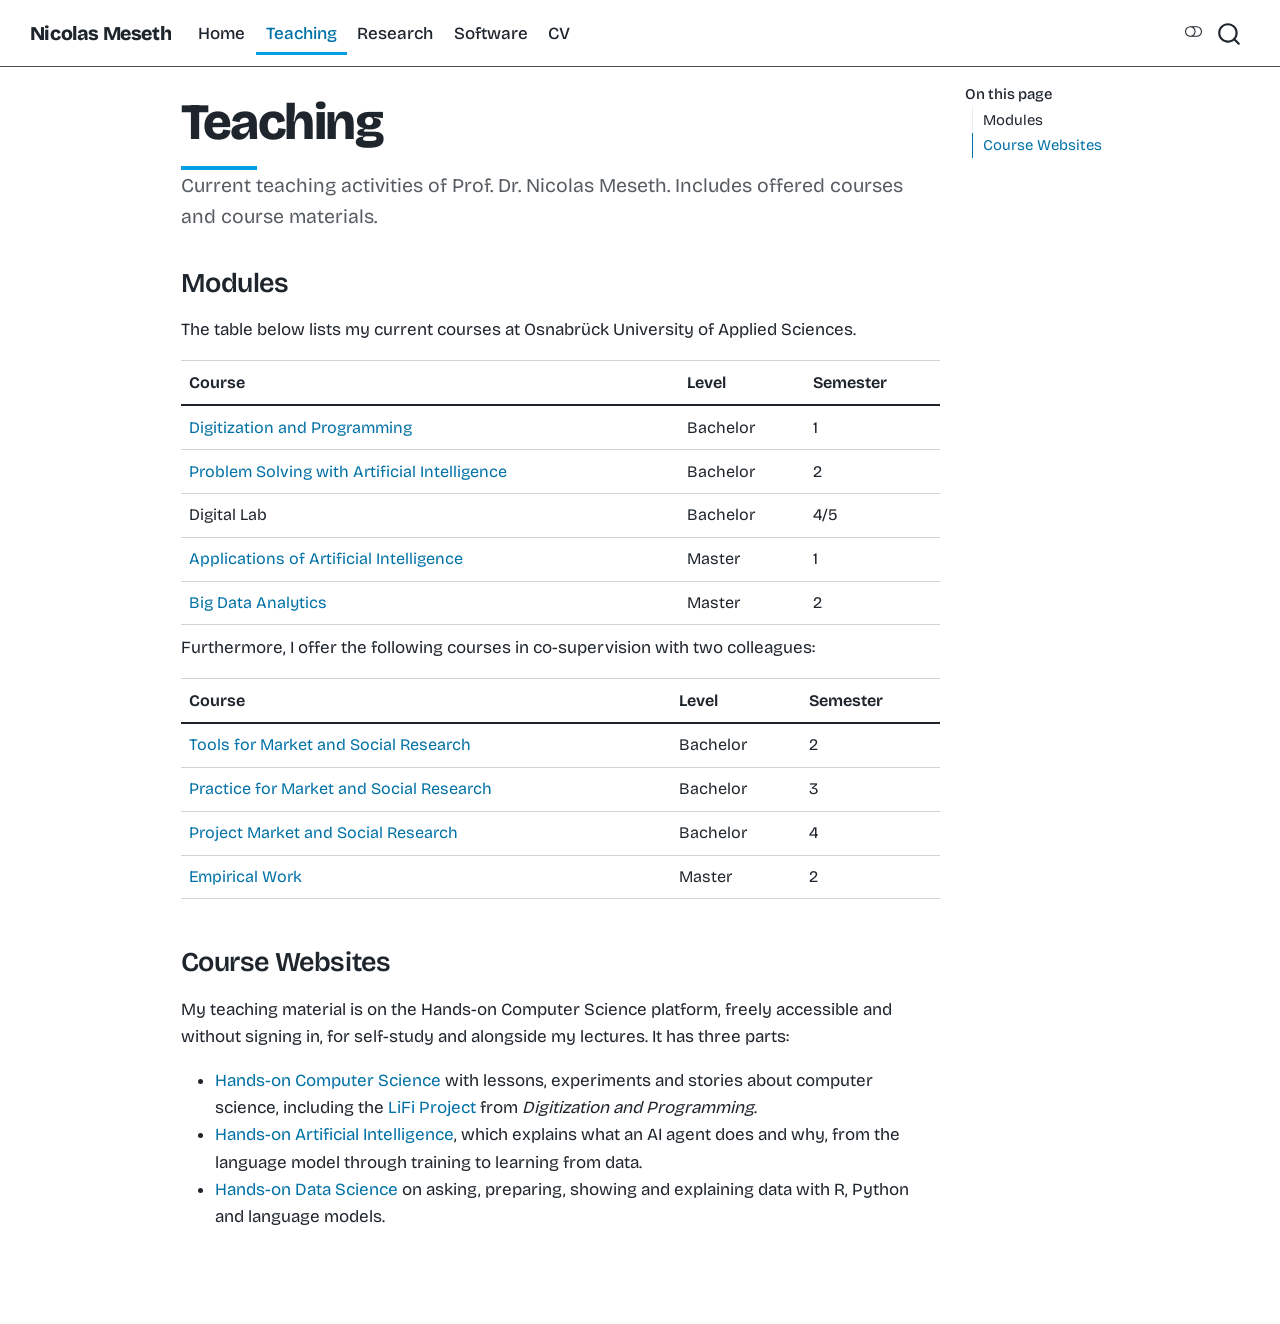
<file: teaching.html>
<!DOCTYPE html>
<html xmlns="http://www.w3.org/1999/xhtml" lang="en" xml:lang="en"><head>

<meta charset="utf-8">
<meta name="generator" content="quarto-1.10.3">

<meta name="viewport" content="width=device-width, initial-scale=1.0, user-scalable=yes">

<meta name="description" content="Current teaching activities of Prof.&nbsp;Dr.&nbsp;Nicolas Meseth. Includes offered courses and course materials.">

<title>Teaching – Prof.&nbsp;Dr.&nbsp;Nicolas Meseth</title>
<style>
/* Default styles provided by pandoc.
** See https://pandoc.org/MANUAL.html#variables-for-html for config info.
*/
code{white-space: pre-wrap;}
span.smallcaps{font-variant: small-caps;}
div.columns{display: flex; gap: min(4vw, 1.5em);}
div.column{flex: auto; overflow-x: auto;}
div.hanging-indent{margin-left: 1.5em; text-indent: -1.5em;}
ul.task-list{list-style: none;}
ul.task-list li input[type="checkbox"] {
  width: 0.8em;
  margin: 0 0.8em 0.2em -1em; /* quarto-specific, see https://github.com/quarto-dev/quarto-cli/issues/4556 */ 
  vertical-align: middle;
}
</style>


<script src="site_libs/quarto-nav/quarto-nav.js"></script>
<script src="site_libs/quarto-nav/headroom.min.js"></script>
<script src="site_libs/clipboard/clipboard.min.js"></script>
<script src="site_libs/quarto-search/autocomplete.umd.js"></script>
<script src="site_libs/quarto-search/fuse.min.js"></script>
<script src="site_libs/quarto-search/quarto-search.js"></script>
<meta name="quarto:offset" content="./">
<link href="./images/favicon.svg" rel="icon" type="image/svg+xml">
<script src="site_libs/quarto-html/quarto.js" type="module"></script>
<script src="site_libs/quarto-html/tabsets/tabsets.js" type="module"></script>
<script src="site_libs/quarto-html/popper.min.js"></script>
<script src="site_libs/quarto-html/tippy.umd.min.js"></script>
<script src="site_libs/quarto-html/anchor.min.js"></script>
<link href="site_libs/quarto-html/tippy.css" rel="stylesheet">
<link href="site_libs/quarto-html/quarto-syntax-highlighting-e44360b8a8db1e130c7792fece1c8032.css" rel="stylesheet" class="quarto-color-scheme" id="quarto-text-highlighting-styles">
<link href="site_libs/quarto-html/quarto-syntax-highlighting-dark-fedc0afa5eed45b88079642ee2c6e752.css" rel="stylesheet" class="quarto-color-scheme quarto-color-alternate" id="quarto-text-highlighting-styles">
<link href="site_libs/quarto-html/quarto-syntax-highlighting-e44360b8a8db1e130c7792fece1c8032.css" rel="stylesheet" class="quarto-color-scheme-extra" id="quarto-text-highlighting-styles">
<script src="site_libs/bootstrap/bootstrap.min.js"></script>
<link href="site_libs/bootstrap/bootstrap-icons.css" rel="stylesheet">
<link href="site_libs/bootstrap/bootstrap-a37eeff629b38856c8a3568b7612fd86.min.css" rel="stylesheet" append-hash="true" class="quarto-color-scheme" id="quarto-bootstrap" data-mode="light">
<link href="site_libs/bootstrap/bootstrap-dark-a83165cb9122297776dfddb6156431e9.min.css" rel="stylesheet" append-hash="true" class="quarto-color-scheme quarto-color-alternate" id="quarto-bootstrap" data-mode="dark">
<link href="site_libs/bootstrap/bootstrap-a37eeff629b38856c8a3568b7612fd86.min.css" rel="stylesheet" append-hash="true" class="quarto-color-scheme-extra" id="quarto-bootstrap" data-mode="light">
<script id="quarto-search-options" type="application/json">{
  "location": "navbar",
  "copy-button": false,
  "collapse-after": 3,
  "panel-placement": "end",
  "type": "overlay",
  "limit": 50,
  "keyboard-shortcut": [
    "f",
    "/",
    "s"
  ],
  "show-item-context": false,
  "language": {
    "search-no-results-text": "No results",
    "search-matching-documents-text": "matching documents",
    "search-copy-link-title": "Copy link to search",
    "search-hide-matches-text": "Hide additional matches",
    "search-more-match-text": "more match in this document",
    "search-more-matches-text": "more matches in this document",
    "search-clear-button-title": "Clear",
    "search-text-placeholder": "",
    "search-detached-cancel-button-title": "Cancel",
    "search-submit-button-title": "Submit",
    "search-label": "Search"
  }
}</script>
<script data-goatcounter="https://nmeseth.goatcounter.com/count" async="" src="//gc.zgo.at/count.js"></script>
<link rel="icon" type="image/png" sizes="32x32" href="./images/favicon-32.png">
<link rel="apple-touch-icon" sizes="180x180" href="./images/apple-touch-icon.png">


<link rel="stylesheet" href="styles.css">
</head>

<body class="nav-fixed quarto-light"><script id="quarto-html-before-body" type="application/javascript">
    const toggleBodyColorMode = (bsSheetEl) => {
      const mode = bsSheetEl.getAttribute("data-mode");
      const bodyEl = window.document.querySelector("body");
      if (mode === "dark") {
        bodyEl.classList.add("quarto-dark");
        bodyEl.classList.remove("quarto-light");
      } else {
        bodyEl.classList.add("quarto-light");
        bodyEl.classList.remove("quarto-dark");
      }
    }
    const toggleBodyColorPrimary = () => {
      const bsSheetEl = window.document.querySelector("link#quarto-bootstrap:not([rel=disabled-stylesheet])");
      if (bsSheetEl) {
        toggleBodyColorMode(bsSheetEl);
      }
    }
    const setColorSchemeToggle = (alternate) => {
      const toggles = window.document.querySelectorAll('.quarto-color-scheme-toggle');
      for (let i=0; i < toggles.length; i++) {
        const toggle = toggles[i];
        if (toggle) {
          if (alternate) {
            toggle.classList.add("alternate");
          } else {
            toggle.classList.remove("alternate");
          }
        }
      }
    };
    const toggleColorMode = (alternate) => {
      // Switch the stylesheets
      const primaryStylesheets = window.document.querySelectorAll('link.quarto-color-scheme:not(.quarto-color-alternate)');
      const alternateStylesheets = window.document.querySelectorAll('link.quarto-color-scheme.quarto-color-alternate');
      manageTransitions('#quarto-margin-sidebar .nav-link', false);
      if (alternate) {
        // note: dark is layered on light, we don't disable primary!
        enableStylesheet(alternateStylesheets);
        for (const sheetNode of alternateStylesheets) {
          if (sheetNode.id === "quarto-bootstrap") {
            toggleBodyColorMode(sheetNode);
          }
        }
      } else {
        disableStylesheet(alternateStylesheets);
        enableStylesheet(primaryStylesheets)
        toggleBodyColorPrimary();
      }
      manageTransitions('#quarto-margin-sidebar .nav-link', true);
      // Switch the toggles
      setColorSchemeToggle(alternate)
      // Hack to workaround the fact that safari doesn't
      // properly recolor the scrollbar when toggling (#1455)
      if (navigator.userAgent.indexOf('Safari') > 0 && navigator.userAgent.indexOf('Chrome') == -1) {
        manageTransitions("body", false);
        window.scrollTo(0, 1);
        setTimeout(() => {
          window.scrollTo(0, 0);
          manageTransitions("body", true);
        }, 40);
      }
    }
    const disableStylesheet = (stylesheets) => {
      for (let i=0; i < stylesheets.length; i++) {
        const stylesheet = stylesheets[i];
        stylesheet.rel = 'disabled-stylesheet';
      }
    }
    const enableStylesheet = (stylesheets) => {
      for (let i=0; i < stylesheets.length; i++) {
        const stylesheet = stylesheets[i];
        if(stylesheet.rel !== 'stylesheet') { // for Chrome, which will still FOUC without this check
          stylesheet.rel = 'stylesheet';
        }
      }
    }
    const manageTransitions = (selector, allowTransitions) => {
      const els = window.document.querySelectorAll(selector);
      for (let i=0; i < els.length; i++) {
        const el = els[i];
        if (allowTransitions) {
          el.classList.remove('notransition');
        } else {
          el.classList.add('notransition');
        }
      }
    }
    const isFileUrl = () => {
      return window.location.protocol === 'file:';
    }
    const hasAlternateSentinel = () => {
      let styleSentinel = getColorSchemeSentinel();
      if (styleSentinel !== null) {
        return styleSentinel === "alternate";
      } else {
        return false;
      }
    }
    const setStyleSentinel = (alternate) => {
      const value = alternate ? "alternate" : "default";
      if (!isFileUrl()) {
        window.localStorage.setItem("quarto-color-scheme", value);
      } else {
        localAlternateSentinel = value;
      }
    }
    const getColorSchemeSentinel = () => {
      if (!isFileUrl()) {
        const storageValue = window.localStorage.getItem("quarto-color-scheme");
        return storageValue != null ? storageValue : localAlternateSentinel;
      } else {
        return localAlternateSentinel;
      }
    }
    const toggleGiscusIfUsed = (isAlternate, darkModeDefault) => {
      const baseTheme = document.querySelector('#giscus-base-theme')?.value ?? 'light';
      const alternateTheme = document.querySelector('#giscus-alt-theme')?.value ?? 'dark';
      let newTheme = '';
      if(authorPrefersDark) {
        newTheme = isAlternate ? baseTheme : alternateTheme;
      } else {
        newTheme = isAlternate ? alternateTheme : baseTheme;
      }
      const changeGiscusTheme = () => {
        // From: https://github.com/giscus/giscus/issues/336
        const sendMessage = (message) => {
          const iframe = document.querySelector('iframe.giscus-frame');
          if (!iframe) return;
          iframe.contentWindow.postMessage({ giscus: message }, 'https://giscus.app');
        }
        sendMessage({
          setConfig: {
            theme: newTheme
          }
        });
      }
      const isGiscussLoaded = window.document.querySelector('iframe.giscus-frame') !== null;
      if (isGiscussLoaded) {
        changeGiscusTheme();
      }
    };
    const authorPrefersDark = false;
    const queryPrefersDark = window.matchMedia('(prefers-color-scheme: dark)');
    const darkModeDefault = queryPrefersDark.matches;
      document.querySelector('link#quarto-text-highlighting-styles.quarto-color-scheme-extra').rel = 'disabled-stylesheet';
      document.querySelector('link#quarto-bootstrap.quarto-color-scheme-extra').rel = 'disabled-stylesheet';
    let localAlternateSentinel = darkModeDefault ? 'alternate' : 'default';
    // Dark / light mode switch
    window.quartoToggleColorScheme = () => {
      // Read the current dark / light value
      let toAlternate = !hasAlternateSentinel();
      toggleColorMode(toAlternate);
      setStyleSentinel(toAlternate);
      toggleGiscusIfUsed(toAlternate, darkModeDefault);
      window.dispatchEvent(new Event('resize'));
    };
    queryPrefersDark.addEventListener("change", e => {
      if(window.localStorage.getItem("quarto-color-scheme") !== null)
        return;
      const alternate = e.matches
      toggleColorMode(alternate);
      localAlternateSentinel = e.matches ? 'alternate' : 'default'; // this is used alongside local storage!
      toggleGiscusIfUsed(alternate, darkModeDefault);
    });
    // Switch to dark mode if need be
    if (hasAlternateSentinel()) {
      toggleColorMode(true);
    } else {
      toggleColorMode(false);
    }
  </script>

<div id="quarto-search-results"></div>
  <header id="quarto-header" class="headroom fixed-top">
    <nav class="navbar navbar-expand-lg " data-bs-theme="dark">
      <div class="navbar-container container-fluid">
      <div class="navbar-brand-container mx-auto">
    <a class="navbar-brand" href="./index.html">
    <span class="navbar-title">Nicolas Meseth</span>
    </a>
  </div>
            <div id="quarto-search" class="" title="Search"></div>
          <button class="navbar-toggler" type="button" data-bs-toggle="collapse" data-bs-target="#navbarCollapse" aria-controls="navbarCollapse" role="menu" aria-expanded="false" aria-label="Toggle navigation" onclick="if (window.quartoToggleHeadroom) { window.quartoToggleHeadroom(); }">
  <span class="navbar-toggler-icon"></span>
</button>
          <div class="collapse navbar-collapse" id="navbarCollapse">
            <ul class="navbar-nav navbar-nav-scroll me-auto">
  <li class="nav-item">
    <a class="nav-link" href="./index.html"> 
<span class="menu-text">Home</span></a>
  </li>  
  <li class="nav-item">
    <a class="nav-link active" href="./teaching.html" aria-current="page"> 
<span class="menu-text">Teaching</span></a>
  </li>  
  <li class="nav-item">
    <a class="nav-link" href="./research.html"> 
<span class="menu-text">Research</span></a>
  </li>  
  <li class="nav-item">
    <a class="nav-link" href="./software.html"> 
<span class="menu-text">Software</span></a>
  </li>  
  <li class="nav-item">
    <a class="nav-link" href="./cv.html"> 
<span class="menu-text">CV</span></a>
  </li>  
</ul>
          </div> <!-- /navcollapse -->
            <div class="quarto-navbar-tools">
  <a href="" class="quarto-color-scheme-toggle quarto-navigation-tool  px-1" onclick="window.quartoToggleColorScheme(); return false;" title="Toggle dark mode"><i class="bi"></i></a>
</div>
      </div> <!-- /container-fluid -->
    </nav>
</header>
<!-- content -->
<div id="quarto-content" class="quarto-container page-columns page-rows-contents page-layout-article page-navbar">
<!-- sidebar -->
<!-- margin-sidebar -->
    <div id="quarto-margin-sidebar" class="sidebar margin-sidebar">
        <nav id="TOC" role="doc-toc" class="toc-active">
    <h2 id="toc-title">On this page</h2>
   
  <ul>
  <li><a href="#modules" id="toc-modules" class="nav-link active" data-scroll-target="#modules">Modules</a></li>
  <li><a href="#course-websites" id="toc-course-websites" class="nav-link" data-scroll-target="#course-websites">Course Websites</a></li>
  </ul>
</nav>
    </div>
<!-- main -->
<main class="content" id="quarto-document-content">


<header id="title-block-header" class="quarto-title-block default">
<div class="quarto-title">
<h1 class="title">Teaching</h1>
</div>

<div>
  <div class="description">
    Current teaching activities of Prof.&nbsp;Dr.&nbsp;Nicolas Meseth. Includes offered courses and course materials.
  </div>
</div>


<div class="quarto-title-meta">

    
  
    
  </div>
  


</header>


<section id="modules" class="level2">
<h2 class="anchored" data-anchor-id="modules">Modules</h2>
<p>The table below lists my current courses at Osnabrück University of Applied Sciences.</p>
<table class="caption-top table">
<thead>
<tr class="header">
<th>Course</th>
<th>Level</th>
<th>Semester</th>
</tr>
</thead>
<tbody>
<tr class="odd">
<td><a href="https://www.hs-osnabrueck.de/en/module/44b0850/">Digitization and Programming</a></td>
<td>Bachelor</td>
<td>1</td>
</tr>
<tr class="even">
<td><a href="https://www.hs-osnabrueck.de/en/module/44b0867/">Problem Solving with Artificial Intelligence</a></td>
<td>Bachelor</td>
<td>2</td>
</tr>
<tr class="odd">
<td>Digital Lab</td>
<td>Bachelor</td>
<td>4/5</td>
</tr>
<tr class="even">
<td><a href="https://www.hs-osnabrueck.de/en/module/44m0509/">Applications of Artificial Intelligence</a></td>
<td>Master</td>
<td>1</td>
</tr>
<tr class="odd">
<td><a href="https://www.hs-osnabrueck.de/en/module/44m0139/">Big Data Analytics</a></td>
<td>Master</td>
<td>2</td>
</tr>
</tbody>
</table>
<p>Furthermore, I offer the following courses in co-supervision with two colleagues:</p>
<table class="caption-top table">
<thead>
<tr class="header">
<th>Course</th>
<th>Level</th>
<th>Semester</th>
</tr>
</thead>
<tbody>
<tr class="odd">
<td><a href="https://www.hs-osnabrueck.de/en/module/44b0730/">Tools for Market and Social Research</a></td>
<td>Bachelor</td>
<td>2</td>
</tr>
<tr class="even">
<td><a href="https://www.hs-osnabrueck.de/en/module/44b0725/">Practice for Market and Social Research</a></td>
<td>Bachelor</td>
<td>3</td>
</tr>
<tr class="odd">
<td><a href="https://www.hs-osnabrueck.de/en/module/44b0868/">Project Market and Social Research</a></td>
<td>Bachelor</td>
<td>4</td>
</tr>
<tr class="even">
<td><a href="https://www.hs-osnabrueck.de/en/module/44m0123/">Empirical Work</a></td>
<td>Master</td>
<td>2</td>
</tr>
</tbody>
</table>
</section>
<section id="course-websites" class="level2">
<h2 class="anchored" data-anchor-id="course-websites">Course Websites</h2>
<p>My teaching material is on the Hands-on Computer Science platform, freely accessible and without signing in, for self-study and alongside my lectures. It has three parts:</p>
<ul>
<li><a href="https://hands-on-computer-science.de/cs/en/">Hands-on Computer Science</a> with lessons, experiments and stories about computer science, including the <a href="https://hands-on-computer-science.de/cs/en/projects/lifi/">LiFi Project</a> from <em>Digitization and Programming</em>.</li>
<li><a href="https://hands-on-computer-science.de/ai/en/">Hands-on Artificial Intelligence</a>, which explains what an AI agent does and why, from the language model through training to learning from data.</li>
<li><a href="https://hands-on-computer-science.de/ds/en/">Hands-on Data Science</a> on asking, preparing, showing and explaining data with R, Python and language models.</li>
</ul>


</section>

</main> <!-- /main -->
<script id="quarto-html-after-body" type="application/javascript">
  window.document.addEventListener("DOMContentLoaded", function (event) {
    // Ensure there is a toggle, if there isn't float one in the top right
    if (window.document.querySelector('.quarto-color-scheme-toggle') === null) {
      const a = window.document.createElement('a');
      a.classList.add('top-right');
      a.classList.add('quarto-color-scheme-toggle');
      a.href = "";
      a.onclick = function() { try { window.quartoToggleColorScheme(); } catch {} return false; };
      const i = window.document.createElement("i");
      i.classList.add('bi');
      a.appendChild(i);
      window.document.body.appendChild(a);
    }
    setColorSchemeToggle(hasAlternateSentinel())
    const icon = "";
    const anchorJS = new window.AnchorJS();
    anchorJS.options = {
      placement: 'right',
      icon: icon
    };
    anchorJS.add('.anchored');
    const isCodeAnnotation = (el) => {
      for (const clz of el.classList) {
        if (clz.startsWith('code-annotation-')) {                     
          return true;
        }
      }
      return false;
    }
    const onCopySuccess = function(e) {
      // button target
      const button = e.trigger;
      // don't keep focus
      button.blur();
      // flash "checked"
      button.classList.add('code-copy-button-checked');
      var currentTitle = button.getAttribute("title");
      button.setAttribute("title", "Copied!");
      let tooltip;
      if (window.bootstrap) {
        button.setAttribute("data-bs-toggle", "tooltip");
        button.setAttribute("data-bs-placement", "left");
        button.setAttribute("data-bs-title", "Copied!");
        tooltip = new bootstrap.Tooltip(button, 
          { trigger: "manual", 
            customClass: "code-copy-button-tooltip",
            offset: [0, -8]});
        tooltip.show();    
      }
      setTimeout(function() {
        if (tooltip) {
          tooltip.hide();
          button.removeAttribute("data-bs-title");
          button.removeAttribute("data-bs-toggle");
          button.removeAttribute("data-bs-placement");
        }
        button.setAttribute("title", currentTitle);
        button.classList.remove('code-copy-button-checked');
      }, 1000);
      // clear code selection
      e.clearSelection();
    }
    const getTextToCopy = function(trigger) {
      const outerScaffold = trigger.parentElement.cloneNode(true);
      const codeEl = outerScaffold.querySelector('code');
      for (const childEl of codeEl.children) {
        if (isCodeAnnotation(childEl)) {
          childEl.remove();
        }
      }
      return codeEl.innerText;
    }
    const clipboard = new window.ClipboardJS('.code-copy-button:not([data-in-quarto-modal])', {
      text: getTextToCopy
    });
    clipboard.on('success', onCopySuccess);
    if (window.document.getElementById('quarto-embedded-source-code-modal')) {
      const clipboardModal = new window.ClipboardJS('.code-copy-button[data-in-quarto-modal]', {
        text: getTextToCopy,
        container: window.document.getElementById('quarto-embedded-source-code-modal')
      });
      clipboardModal.on('success', onCopySuccess);
    }
      var localhostRegex = new RegExp(/^(?:http|https):\/\/localhost\:?[0-9]*\//);
      var mailtoRegex = new RegExp(/^mailto:/);
        var filterRegex = new RegExp("https:\/\/nicolasmeseth\.de");
      var isInternal = (href) => {
          return filterRegex.test(href) || localhostRegex.test(href) || mailtoRegex.test(href);
      }
      // Inspect non-navigation links and adorn them if external
     var links = window.document.querySelectorAll('a[href]:not(.nav-link):not(.navbar-brand):not(.toc-action):not(.sidebar-link):not(.sidebar-item-toggle):not(.pagination-link):not(.no-external):not([aria-hidden]):not(.dropdown-item):not(.quarto-navigation-tool):not(.about-link)');
      for (var i=0; i<links.length; i++) {
        const link = links[i];
        if (!isInternal(link.href)) {
          // undo the damage that might have been done by quarto-nav.js in the case of
          // links that we want to consider external
          if (link.dataset.originalHref !== undefined) {
            link.href = link.dataset.originalHref;
          }
        }
      }
    function tippyHover(el, contentFn, onTriggerFn, onUntriggerFn) {
      const config = {
        allowHTML: true,
        maxWidth: 500,
        delay: 100,
        arrow: false,
        appendTo: function(el) {
            return el.parentElement;
        },
        interactive: true,
        interactiveBorder: 10,
        theme: 'quarto',
        placement: 'bottom-start',
      };
      if (contentFn) {
        config.content = contentFn;
      }
      if (onTriggerFn) {
        config.onTrigger = onTriggerFn;
      }
      if (onUntriggerFn) {
        config.onUntrigger = onUntriggerFn;
      }
      window.tippy(el, config); 
    }
    const noterefs = window.document.querySelectorAll('a[role="doc-noteref"]');
    for (var i=0; i<noterefs.length; i++) {
      const ref = noterefs[i];
      tippyHover(ref, function() {
        // use id or data attribute instead here
        let href = ref.getAttribute('data-footnote-href') || ref.getAttribute('href');
        try { href = new URL(href).hash; } catch {}
        const id = href.replace(/^#\/?/, "");
        const note = window.document.getElementById(id);
        if (note) {
          return note.innerHTML;
        } else {
          return "";
        }
      });
    }
    const xrefs = window.document.querySelectorAll('a.quarto-xref');
    const processXRef = (id, note) => {
      // Strip column container classes
      const stripColumnClz = (el) => {
        el.classList.remove("page-full", "page-columns");
        if (el.children) {
          for (const child of el.children) {
            stripColumnClz(child);
          }
        }
      }
      stripColumnClz(note)
      if (id === null || id.startsWith('sec-')) {
        // Special case sections, only their first couple elements
        const container = document.createElement("div");
        if (note.children && note.children.length > 2) {
          container.appendChild(note.children[0].cloneNode(true));
          for (let i = 1; i < note.children.length; i++) {
            const child = note.children[i];
            if (child.tagName === "P" && child.innerText === "") {
              continue;
            } else {
              container.appendChild(child.cloneNode(true));
              break;
            }
          }
          if (window.Quarto?.typesetMath) {
            window.Quarto.typesetMath(container);
          }
          return container.innerHTML
        } else {
          if (window.Quarto?.typesetMath) {
            window.Quarto.typesetMath(note);
          }
          return note.innerHTML;
        }
      } else {
        // Remove any anchor links if they are present
        const anchorLink = note.querySelector('a.anchorjs-link');
        if (anchorLink) {
          anchorLink.remove();
        }
        if (window.Quarto?.typesetMath) {
          window.Quarto.typesetMath(note);
        }
        if (note.classList.contains("callout")) {
          return note.outerHTML;
        } else {
          return note.innerHTML;
        }
      }
    }
    for (var i=0; i<xrefs.length; i++) {
      const xref = xrefs[i];
      tippyHover(xref, undefined, function(instance) {
        instance.disable();
        let url = xref.getAttribute('href');
        let hash = undefined; 
        if (url.startsWith('#')) {
          hash = url;
        } else {
          try { hash = new URL(url).hash; } catch {}
        }
        if (hash) {
          const id = hash.replace(/^#\/?/, "");
          const note = window.document.getElementById(id);
          if (note !== null) {
            try {
              const html = processXRef(id, note.cloneNode(true));
              instance.setContent(html);
            } finally {
              instance.enable();
              instance.show();
            }
          } else {
            // See if we can fetch this
            fetch(url.split('#')[0])
            .then(res => res.text())
            .then(html => {
              const parser = new DOMParser();
              const htmlDoc = parser.parseFromString(html, "text/html");
              const note = htmlDoc.getElementById(id);
              if (note !== null) {
                const html = processXRef(id, note);
                instance.setContent(html);
              } 
            }).finally(() => {
              instance.enable();
              instance.show();
            });
          }
        } else {
          // See if we can fetch a full url (with no hash to target)
          // This is a special case and we should probably do some content thinning / targeting
          fetch(url)
          .then(res => res.text())
          .then(html => {
            const parser = new DOMParser();
            const htmlDoc = parser.parseFromString(html, "text/html");
            const note = htmlDoc.querySelector('main.content');
            if (note !== null) {
              // This should only happen for chapter cross references
              // (since there is no id in the URL)
              // remove the first header
              if (note.children.length > 0 && note.children[0].tagName === "HEADER") {
                note.children[0].remove();
              }
              const html = processXRef(null, note);
              instance.setContent(html);
            } 
          }).finally(() => {
            instance.enable();
            instance.show();
          });
        }
      }, function(instance) {
      });
    }
        let selectedAnnoteEl;
        const selectorForAnnotation = ( cell, annotation) => {
          let cellAttr = 'data-code-cell="' + cell + '"';
          let lineAttr = 'data-code-annotation="' +  annotation + '"';
          const selector = 'span[' + cellAttr + '][' + lineAttr + ']';
          return selector;
        }
        const selectCodeLines = (annoteEl) => {
          const doc = window.document;
          const targetCell = annoteEl.getAttribute("data-target-cell");
          const targetAnnotation = annoteEl.getAttribute("data-target-annotation");
          const annoteSpan = window.document.querySelector(selectorForAnnotation(targetCell, targetAnnotation));
          const lines = annoteSpan.getAttribute("data-code-lines").split(",");
          const lineIds = lines.map((line) => {
            return targetCell + "-" + line;
          })
          let top = null;
          let height = null;
          let parent = null;
          if (lineIds.length > 0) {
              //compute the position of the single el (top and bottom and make a div)
              const el = window.document.getElementById(lineIds[0]);
              top = el.offsetTop;
              height = el.offsetHeight;
              parent = el.parentElement.parentElement;
            if (lineIds.length > 1) {
              const lastEl = window.document.getElementById(lineIds[lineIds.length - 1]);
              const bottom = lastEl.offsetTop + lastEl.offsetHeight;
              height = bottom - top;
            }
            if (top !== null && height !== null && parent !== null) {
              // cook up a div (if necessary) and position it 
              let div = window.document.getElementById("code-annotation-line-highlight");
              if (div === null) {
                div = window.document.createElement("div");
                div.setAttribute("id", "code-annotation-line-highlight");
                div.style.position = 'absolute';
                parent.appendChild(div);
              }
              div.style.top = top - 2 + "px";
              div.style.height = height + 4 + "px";
              div.style.left = 0;
              let gutterDiv = window.document.getElementById("code-annotation-line-highlight-gutter");
              if (gutterDiv === null) {
                gutterDiv = window.document.createElement("div");
                gutterDiv.setAttribute("id", "code-annotation-line-highlight-gutter");
                gutterDiv.style.position = 'absolute';
                const codeCell = window.document.getElementById(targetCell);
                const gutter = codeCell.querySelector('.code-annotation-gutter');
                gutter.appendChild(gutterDiv);
              }
              gutterDiv.style.top = top - 2 + "px";
              gutterDiv.style.height = height + 4 + "px";
            }
            selectedAnnoteEl = annoteEl;
          }
        };
        const unselectCodeLines = () => {
          const elementsIds = ["code-annotation-line-highlight", "code-annotation-line-highlight-gutter"];
          elementsIds.forEach((elId) => {
            const div = window.document.getElementById(elId);
            if (div) {
              div.remove();
            }
          });
          selectedAnnoteEl = undefined;
        };
          // Handle positioning of the toggle
      window.addEventListener(
        "resize",
        throttle(() => {
          elRect = undefined;
          if (selectedAnnoteEl) {
            selectCodeLines(selectedAnnoteEl);
          }
        }, 10)
      );
      function throttle(fn, ms) {
      let throttle = false;
      let timer;
        return (...args) => {
          if(!throttle) { // first call gets through
              fn.apply(this, args);
              throttle = true;
          } else { // all the others get throttled
              if(timer) clearTimeout(timer); // cancel #2
              timer = setTimeout(() => {
                fn.apply(this, args);
                timer = throttle = false;
              }, ms);
          }
        };
      }
        // Attach click handler to the DT
        const annoteDls = window.document.querySelectorAll('dt[data-target-cell]');
        for (const annoteDlNode of annoteDls) {
          annoteDlNode.addEventListener('click', (event) => {
            const clickedEl = event.target;
            if (clickedEl !== selectedAnnoteEl) {
              unselectCodeLines();
              const activeEl = window.document.querySelector('dt[data-target-cell].code-annotation-active');
              if (activeEl) {
                activeEl.classList.remove('code-annotation-active');
              }
              selectCodeLines(clickedEl);
              clickedEl.classList.add('code-annotation-active');
            } else {
              // Unselect the line
              unselectCodeLines();
              clickedEl.classList.remove('code-annotation-active');
            }
          });
        }
    const findCites = (el) => {
      const parentEl = el.parentElement;
      if (parentEl) {
        const cites = parentEl.dataset.cites;
        if (cites) {
          return {
            el,
            cites: cites.split(' ')
          };
        } else {
          return findCites(el.parentElement)
        }
      } else {
        return undefined;
      }
    };
    var bibliorefs = window.document.querySelectorAll('a[role="doc-biblioref"]');
    for (var i=0; i<bibliorefs.length; i++) {
      const ref = bibliorefs[i];
      const citeInfo = findCites(ref);
      if (citeInfo) {
        tippyHover(citeInfo.el, function() {
          var popup = window.document.createElement('div');
          citeInfo.cites.forEach(function(cite) {
            var citeDiv = window.document.createElement('div');
            citeDiv.classList.add('hanging-indent');
            citeDiv.classList.add('csl-entry');
            var biblioDiv = window.document.getElementById('ref-' + cite);
            if (biblioDiv) {
              citeDiv.innerHTML = biblioDiv.innerHTML;
            }
            popup.appendChild(citeDiv);
          });
          return popup.innerHTML;
        });
      }
    }
  });
  </script>
</div> <!-- /content -->




</body></html>
</file>
<file: site_libs/quarto-html/tippy.css>
.tippy-box[data-animation=fade][data-state=hidden]{opacity:0}[data-tippy-root]{max-width:calc(100vw - 10px)}.tippy-box{position:relative;background-color:#333;color:#fff;border-radius:4px;font-size:14px;line-height:1.4;white-space:normal;outline:0;transition-property:transform,visibility,opacity}.tippy-box[data-placement^=top]>.tippy-arrow{bottom:0}.tippy-box[data-placement^=top]>.tippy-arrow:before{bottom:-7px;left:0;border-width:8px 8px 0;border-top-color:initial;transform-origin:center top}.tippy-box[data-placement^=bottom]>.tippy-arrow{top:0}.tippy-box[data-placement^=bottom]>.tippy-arrow:before{top:-7px;left:0;border-width:0 8px 8px;border-bottom-color:initial;transform-origin:center bottom}.tippy-box[data-placement^=left]>.tippy-arrow{right:0}.tippy-box[data-placement^=left]>.tippy-arrow:before{border-width:8px 0 8px 8px;border-left-color:initial;right:-7px;transform-origin:center left}.tippy-box[data-placement^=right]>.tippy-arrow{left:0}.tippy-box[data-placement^=right]>.tippy-arrow:before{left:-7px;border-width:8px 8px 8px 0;border-right-color:initial;transform-origin:center right}.tippy-box[data-inertia][data-state=visible]{transition-timing-function:cubic-bezier(.54,1.5,.38,1.11)}.tippy-arrow{width:16px;height:16px;color:#333}.tippy-arrow:before{content:"";position:absolute;border-color:transparent;border-style:solid}.tippy-content{position:relative;padding:5px 9px;z-index:1}
</file>
<file: site_libs/quarto-html/quarto-syntax-highlighting-e44360b8a8db1e130c7792fece1c8032.css>
/* quarto syntax highlight colors */
:root {
  --quarto-hl-ot-color: #003B4F;
  --quarto-hl-at-color: #657422;
  --quarto-hl-ss-color: #20794D;
  --quarto-hl-an-color: #5E5E5E;
  --quarto-hl-fu-color: #4758AB;
  --quarto-hl-st-color: #20794D;
  --quarto-hl-cf-color: #003B4F;
  --quarto-hl-op-color: #5E5E5E;
  --quarto-hl-er-color: #AD0000;
  --quarto-hl-bn-color: #AD0000;
  --quarto-hl-al-color: #AD0000;
  --quarto-hl-va-color: #111111;
  --quarto-hl-bu-color: inherit;
  --quarto-hl-ex-color: inherit;
  --quarto-hl-pp-color: #AD0000;
  --quarto-hl-in-color: #5E5E5E;
  --quarto-hl-vs-color: #20794D;
  --quarto-hl-wa-color: #5E5E5E;
  --quarto-hl-do-color: #5E5E5E;
  --quarto-hl-im-color: #00769E;
  --quarto-hl-ch-color: #20794D;
  --quarto-hl-dt-color: #AD0000;
  --quarto-hl-fl-color: #AD0000;
  --quarto-hl-co-color: #5E5E5E;
  --quarto-hl-cv-color: #5E5E5E;
  --quarto-hl-cn-color: #8f5902;
  --quarto-hl-sc-color: #5E5E5E;
  --quarto-hl-dv-color: #AD0000;
  --quarto-hl-kw-color: #003B4F;
}

/* other quarto variables */
:root {
  --quarto-font-monospace: SFMono-Regular, Menlo, Monaco, Consolas, "Liberation Mono", "Courier New", monospace;
}

/* syntax highlight based on Pandoc's rules */
pre > code.sourceCode > span {
  color: #003B4F;
}

code.sourceCode > span {
  color: #003B4F;
}

div.sourceCode,
div.sourceCode pre.sourceCode {
  color: #003B4F;
}

/* Normal */
code span {
  color: #003B4F;
}

/* Alert */
code span.al {
  color: #AD0000;
  font-style: inherit;
}

/* Annotation */
code span.an {
  color: #5E5E5E;
  font-style: inherit;
}

/* Attribute */
code span.at {
  color: #657422;
  font-style: inherit;
}

/* BaseN */
code span.bn {
  color: #AD0000;
  font-style: inherit;
}

/* BuiltIn */
code span.bu {
  font-style: inherit;
}

/* ControlFlow */
code span.cf {
  color: #003B4F;
  font-weight: bold;
  font-style: inherit;
}

/* Char */
code span.ch {
  color: #20794D;
  font-style: inherit;
}

/* Constant */
code span.cn {
  color: #8f5902;
  font-style: inherit;
}

/* Comment */
code span.co {
  color: #5E5E5E;
  font-style: inherit;
}

/* CommentVar */
code span.cv {
  color: #5E5E5E;
  font-style: italic;
}

/* Documentation */
code span.do {
  color: #5E5E5E;
  font-style: italic;
}

/* DataType */
code span.dt {
  color: #AD0000;
  font-style: inherit;
}

/* DecVal */
code span.dv {
  color: #AD0000;
  font-style: inherit;
}

/* Error */
code span.er {
  color: #AD0000;
  font-style: inherit;
}

/* Extension */
code span.ex {
  font-style: inherit;
}

/* Float */
code span.fl {
  color: #AD0000;
  font-style: inherit;
}

/* Function */
code span.fu {
  color: #4758AB;
  font-style: inherit;
}

/* Import */
code span.im {
  color: #00769E;
  font-style: inherit;
}

/* Information */
code span.in {
  color: #5E5E5E;
  font-style: inherit;
}

/* Keyword */
code span.kw {
  color: #003B4F;
  font-weight: bold;
  font-style: inherit;
}

/* Operator */
code span.op {
  color: #5E5E5E;
  font-style: inherit;
}

/* Other */
code span.ot {
  color: #003B4F;
  font-style: inherit;
}

/* Preprocessor */
code span.pp {
  color: #AD0000;
  font-style: inherit;
}

/* SpecialChar */
code span.sc {
  color: #5E5E5E;
  font-style: inherit;
}

/* SpecialString */
code span.ss {
  color: #20794D;
  font-style: inherit;
}

/* String */
code span.st {
  color: #20794D;
  font-style: inherit;
}

/* Variable */
code span.va {
  color: #111111;
  font-style: inherit;
}

/* VerbatimString */
code span.vs {
  color: #20794D;
  font-style: inherit;
}

/* Warning */
code span.wa {
  color: #5E5E5E;
  font-style: italic;
}

.prevent-inlining {
  content: "</";
}

/*# sourceMappingURL=98011243843cbeb9bdcd516575f1652f.css.map */
</file>
<file: site_libs/quarto-html/quarto-syntax-highlighting-dark-fedc0afa5eed45b88079642ee2c6e752.css>
/* quarto syntax highlight colors */
:root {
  --quarto-hl-al-color: #f07178;
  --quarto-hl-an-color: #d4d0ab;
  --quarto-hl-at-color: #00e0e0;
  --quarto-hl-bn-color: #d4d0ab;
  --quarto-hl-bu-color: #abe338;
  --quarto-hl-ch-color: #abe338;
  --quarto-hl-co-color: #f8f8f2;
  --quarto-hl-cv-color: #ffd700;
  --quarto-hl-cn-color: #ffd700;
  --quarto-hl-cf-color: #ffa07a;
  --quarto-hl-dt-color: #ffa07a;
  --quarto-hl-dv-color: #d4d0ab;
  --quarto-hl-do-color: #f8f8f2;
  --quarto-hl-er-color: #f07178;
  --quarto-hl-ex-color: #00e0e0;
  --quarto-hl-fl-color: #d4d0ab;
  --quarto-hl-fu-color: #ffa07a;
  --quarto-hl-im-color: #abe338;
  --quarto-hl-in-color: #d4d0ab;
  --quarto-hl-kw-color: #ffa07a;
  --quarto-hl-op-color: #ffa07a;
  --quarto-hl-ot-color: #00e0e0;
  --quarto-hl-pp-color: #dcc6e0;
  --quarto-hl-re-color: #00e0e0;
  --quarto-hl-sc-color: #abe338;
  --quarto-hl-ss-color: #abe338;
  --quarto-hl-st-color: #abe338;
  --quarto-hl-va-color: #00e0e0;
  --quarto-hl-vs-color: #abe338;
  --quarto-hl-wa-color: #dcc6e0;
}

/* other quarto variables */
:root {
  --quarto-font-monospace: SFMono-Regular, Menlo, Monaco, Consolas, "Liberation Mono", "Courier New", monospace;
}

/* syntax highlight based on Pandoc's rules */
pre > code.sourceCode > span {
  color: #f8f8f2;
}

code.sourceCode > span {
  color: #f8f8f2;
}

div.sourceCode,
div.sourceCode pre.sourceCode {
  color: #f8f8f2;
}

/* Normal */
code span {
  color: #f8f8f2;
}

/* Alert */
code span.al {
  color: #f07178;
}

/* Annotation */
code span.an {
  color: #d4d0ab;
}

/* Attribute */
code span.at {
  color: #00e0e0;
}

/* BaseN */
code span.bn {
  color: #d4d0ab;
}

/* BuiltIn */
code span.bu {
  color: #abe338;
}

/* ControlFlow */
code span.cf {
  font-weight: bold;
  color: #ffa07a;
}

/* Char */
code span.ch {
  color: #abe338;
}

/* Constant */
code span.cn {
  color: #ffd700;
}

/* Comment */
code span.co {
  font-style: italic;
  color: #f8f8f2;
}

/* CommentVar */
code span.cv {
  color: #ffd700;
}

/* Documentation */
code span.do {
  color: #f8f8f2;
}

/* DataType */
code span.dt {
  color: #ffa07a;
}

/* DecVal */
code span.dv {
  color: #d4d0ab;
}

/* Error */
code span.er {
  color: #f07178;
  text-decoration: underline;
}

/* Extension */
code span.ex {
  font-weight: bold;
  color: #00e0e0;
}

/* Float */
code span.fl {
  color: #d4d0ab;
}

/* Function */
code span.fu {
  color: #ffa07a;
}

/* Import */
code span.im {
  color: #abe338;
}

/* Information */
code span.in {
  color: #d4d0ab;
}

/* Keyword */
code span.kw {
  font-weight: bold;
  color: #ffa07a;
}

/* Operator */
code span.op {
  color: #ffa07a;
}

/* Other */
code span.ot {
  color: #00e0e0;
}

/* Preprocessor */
code span.pp {
  color: #dcc6e0;
}

/* RegionMarker */
code span.re {
  background-color: #f8f8f2;
  color: #00e0e0;
}

/* SpecialChar */
code span.sc {
  color: #abe338;
}

/* SpecialString */
code span.ss {
  color: #abe338;
}

/* String */
code span.st {
  color: #abe338;
}

/* Variable */
code span.va {
  color: #00e0e0;
}

/* VerbatimString */
code span.vs {
  color: #abe338;
}

/* Warning */
code span.wa {
  color: #dcc6e0;
}

.prevent-inlining {
  content: "</";
}

/*# sourceMappingURL=cdc0cbda58259a4d929c0bd9963a9f0a.css.map */
</file>
<file: styles.css>
/* Bricolage Grotesque, self-hosted (SIL Open Font License, fonts/OFL.txt).
   Deliberately not loaded from Google Fonts: that would send every visitor's
   IP address to Google, the same reason the site counts visits with
   GoatCounter. One variable file per subset covers all weights. */
@font-face {
  font-family: "Bricolage Grotesque";
  font-style: normal;
  font-display: swap;
  font-weight: 200 800;
  font-stretch: 75% 100%;
  src: url(fonts/bricolage-grotesque-latin-ext.woff2) format("woff2");
  unicode-range: U+0100-02BA, U+02BD-02C5, U+02C7-02CC, U+02CE-02D7, U+02DD-02FF,
    U+0304, U+0308, U+0329, U+1D00-1DBF, U+1E00-1E9F, U+1EF2-1EFF, U+2020,
    U+20A0-20AB, U+20AD-20C0, U+2113, U+2C60-2C7F, U+A720-A7FF;
}

@font-face {
  font-family: "Bricolage Grotesque";
  font-style: normal;
  font-display: swap;
  font-weight: 200 800;
  font-stretch: 75% 100%;
  src: url(fonts/bricolage-grotesque-latin.woff2) format("woff2");
  unicode-range: U+0000-00FF, U+0131, U+0152-0153, U+02BB-02BC, U+02C6, U+02DA,
    U+02DC, U+0304, U+0308, U+0329, U+2000-206F, U+20AC, U+2122, U+2191, U+2193,
    U+2212, U+2215, U+FEFF, U+FFFD;
}

/* Hochschulblau, used only for lines and accents, never for text on white. */
:root {
  --hs-blue: #009ee3;
}

/* Always reserve room for the scrollbar. Otherwise a page short enough to
   need none (the CV) is wider than the others, and the whole layout jumps
   sideways when switching to it. */
html {
  scrollbar-gutter: stable;
}

/* ---------- Type ---------- */

h1, h2, h3, h4,
.title {
  letter-spacing: -0.015em;
}

h2 {
  font-size: 1.6rem;
  margin-top: 2.75rem;
  border-bottom: none;
  padding-bottom: 0;
}

h3 {
  font-size: 1.2rem;
  font-weight: 700;
  margin-top: 1.75rem;
}

strong, b {
  font-weight: 650;
}

/* Page titles on the inner pages: large and tight, with the description
   underneath as a lead paragraph. */
.quarto-title .title {
  font-size: clamp(2.2rem, 5vw, 3rem);
  font-weight: 800;
  letter-spacing: -0.03em;
  line-height: 1.02;
}

.quarto-title .title::after {
  content: "";
  display: block;
  width: 4.5rem;
  height: 4px;
  margin-top: 1rem;
  background: var(--hs-blue);
}

#title-block-header .description {
  font-size: 1.15rem;
  color: var(--bs-secondary-color);
  margin-top: 0.75rem;
}

#title-block-header {
  margin-bottom: 2rem;
}

/* ---------- Navbar ---------- */

.navbar {
  border-bottom: 1px solid var(--bs-border-color);
  padding-top: 0.6rem;
  padding-bottom: 0.6rem;
}

.navbar-title {
  font-weight: 800;
  letter-spacing: -0.02em;
  font-size: 1.15rem;
}

.navbar .nav-link {
  font-weight: 500;
}

/* The current page is marked by the same blue line as the titles. */
.navbar .nav-link.active {
  box-shadow: inset 0 -3px 0 var(--hs-blue);
}

/* ---------- Home: hero ---------- */

.hero {
  display: grid;
  grid-template-columns: minmax(0, 1fr) auto;
  gap: 2.5rem;
  align-items: center;
  margin: 1.5rem 0 3rem;
}

.hero-name {
  font-size: clamp(2.75rem, 8vw, 4.75rem);
  font-weight: 800;
  line-height: 0.95;
  letter-spacing: -0.035em;
  margin: 0;
}

/* The one moment of motion on the site: the blue line draws itself once,
   like the beam of light in the LiFi Project. */
.hero-beam {
  width: 7.5rem;
  height: 5px;
  margin: 1.25rem 0 1.5rem;
  background: var(--hs-blue);
  transform-origin: left center;
  animation: beam 900ms cubic-bezier(0.2, 0.7, 0.2, 1) 150ms both;
}

@keyframes beam {
  from { transform: scaleX(0); }
  to   { transform: scaleX(1); }
}

@media (prefers-reduced-motion: reduce) {
  .hero-beam { animation: none; }
}

.hero-lead {
  font-size: 1.3rem;
  line-height: 1.45;
  font-weight: 500;
  max-width: 34rem;
  margin-bottom: 0.75rem;
}

.hero-role {
  color: var(--bs-secondary-color);
  margin-bottom: 1.25rem;
}

.hero-photo {
  width: 11rem;
  height: 11rem;
  border-radius: 50%;
  object-fit: cover;
}

.hero-links {
  display: flex;
  flex-wrap: wrap;
  gap: 0.4rem 1.25rem;
  padding: 0;
  margin: 0;
  list-style: none;
}

.hero-links a {
  color: var(--bs-body-color);
  font-weight: 500;
}

.hero-links a:hover,
.hero-links a:focus-visible {
  color: var(--bs-link-color);
}

.hero-links .bi {
  margin-right: 0.3rem;
  color: var(--bs-secondary-color);
}

@media (max-width: 640px) {
  .hero {
    grid-template-columns: 1fr;
    gap: 1.25rem;
  }

  .hero-photo {
    order: -1;
    width: 6.5rem;
    height: 6.5rem;
  }
}

/* ---------- Content ---------- */

.table {
  --bs-table-bg: transparent;
  font-size: 0.95rem;
}

.table > thead th {
  font-weight: 650;
  border-bottom: 2px solid var(--bs-body-color);
}

.quarto-video iframe,
main video {
  border-radius: 10px;
}

a:focus-visible,
button:focus-visible {
  outline: 2px solid var(--hs-blue);
  outline-offset: 2px;
  border-radius: 2px;
}
</file>
